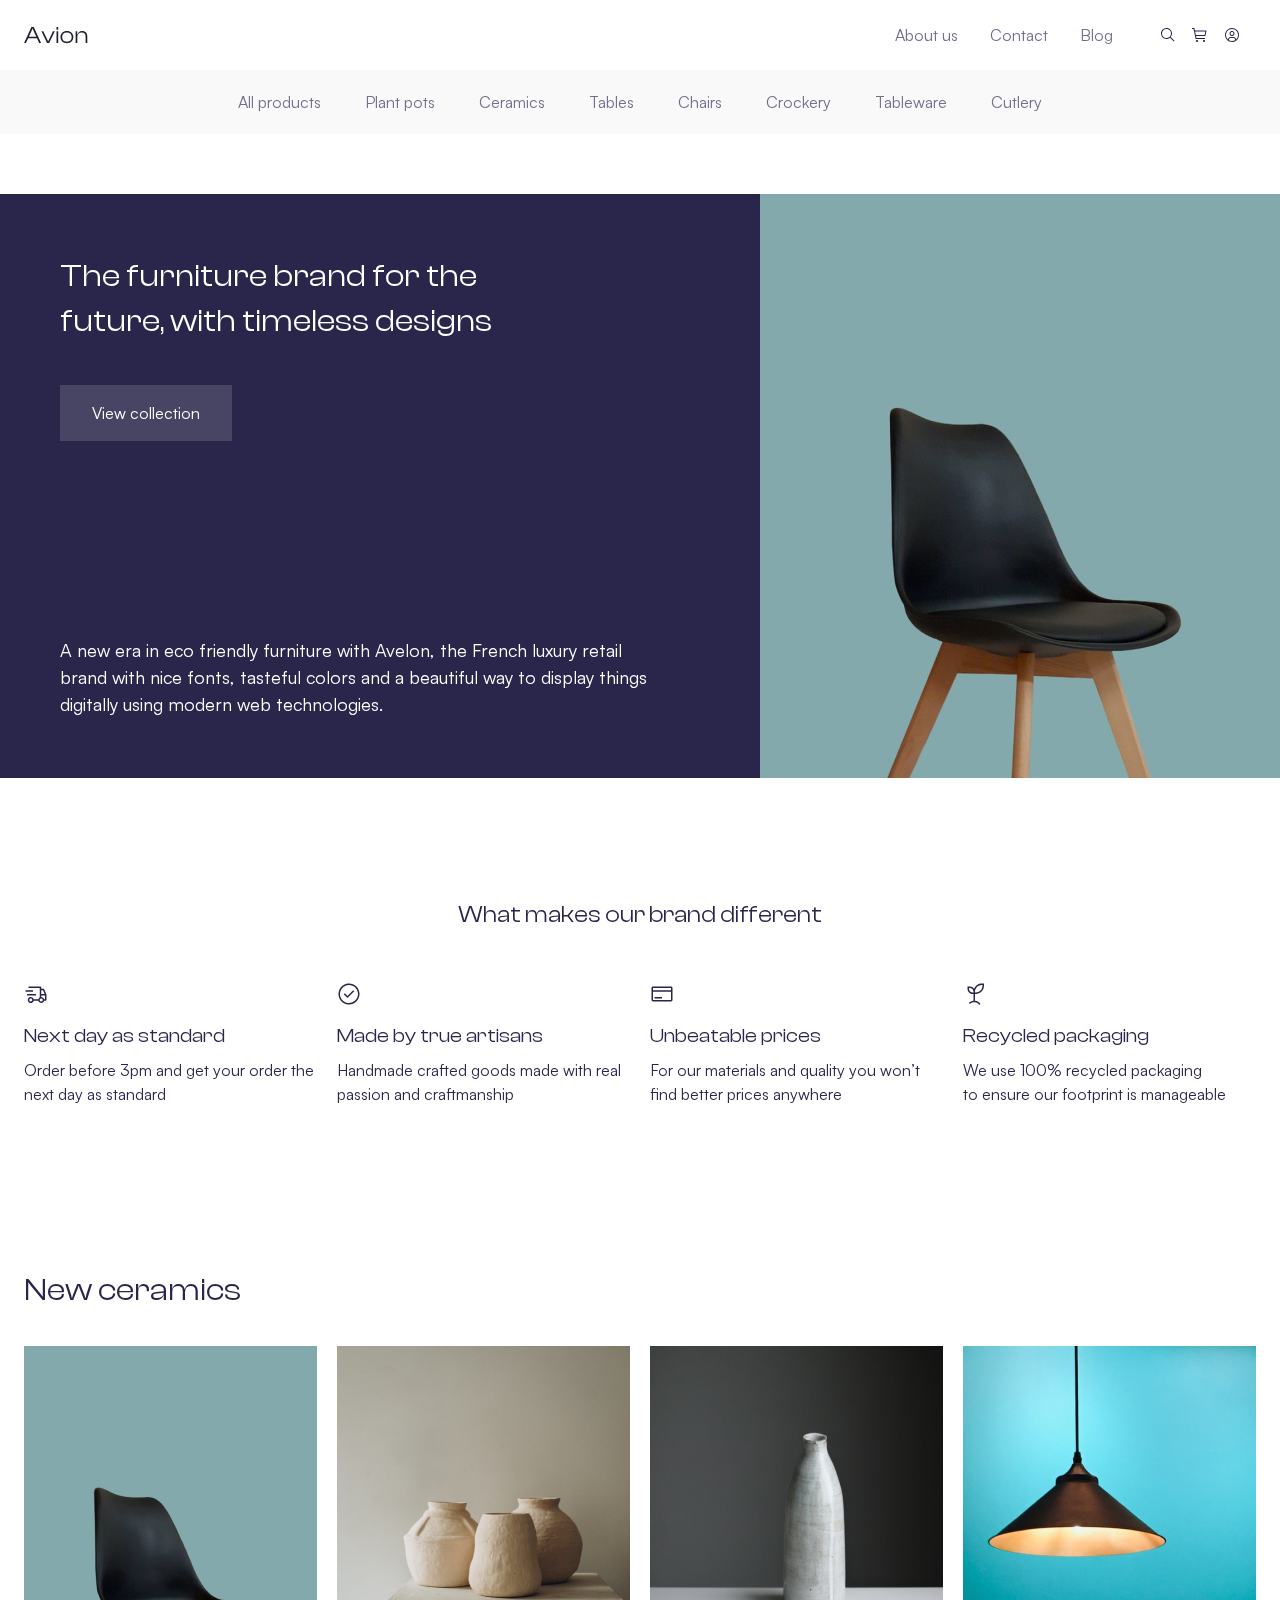
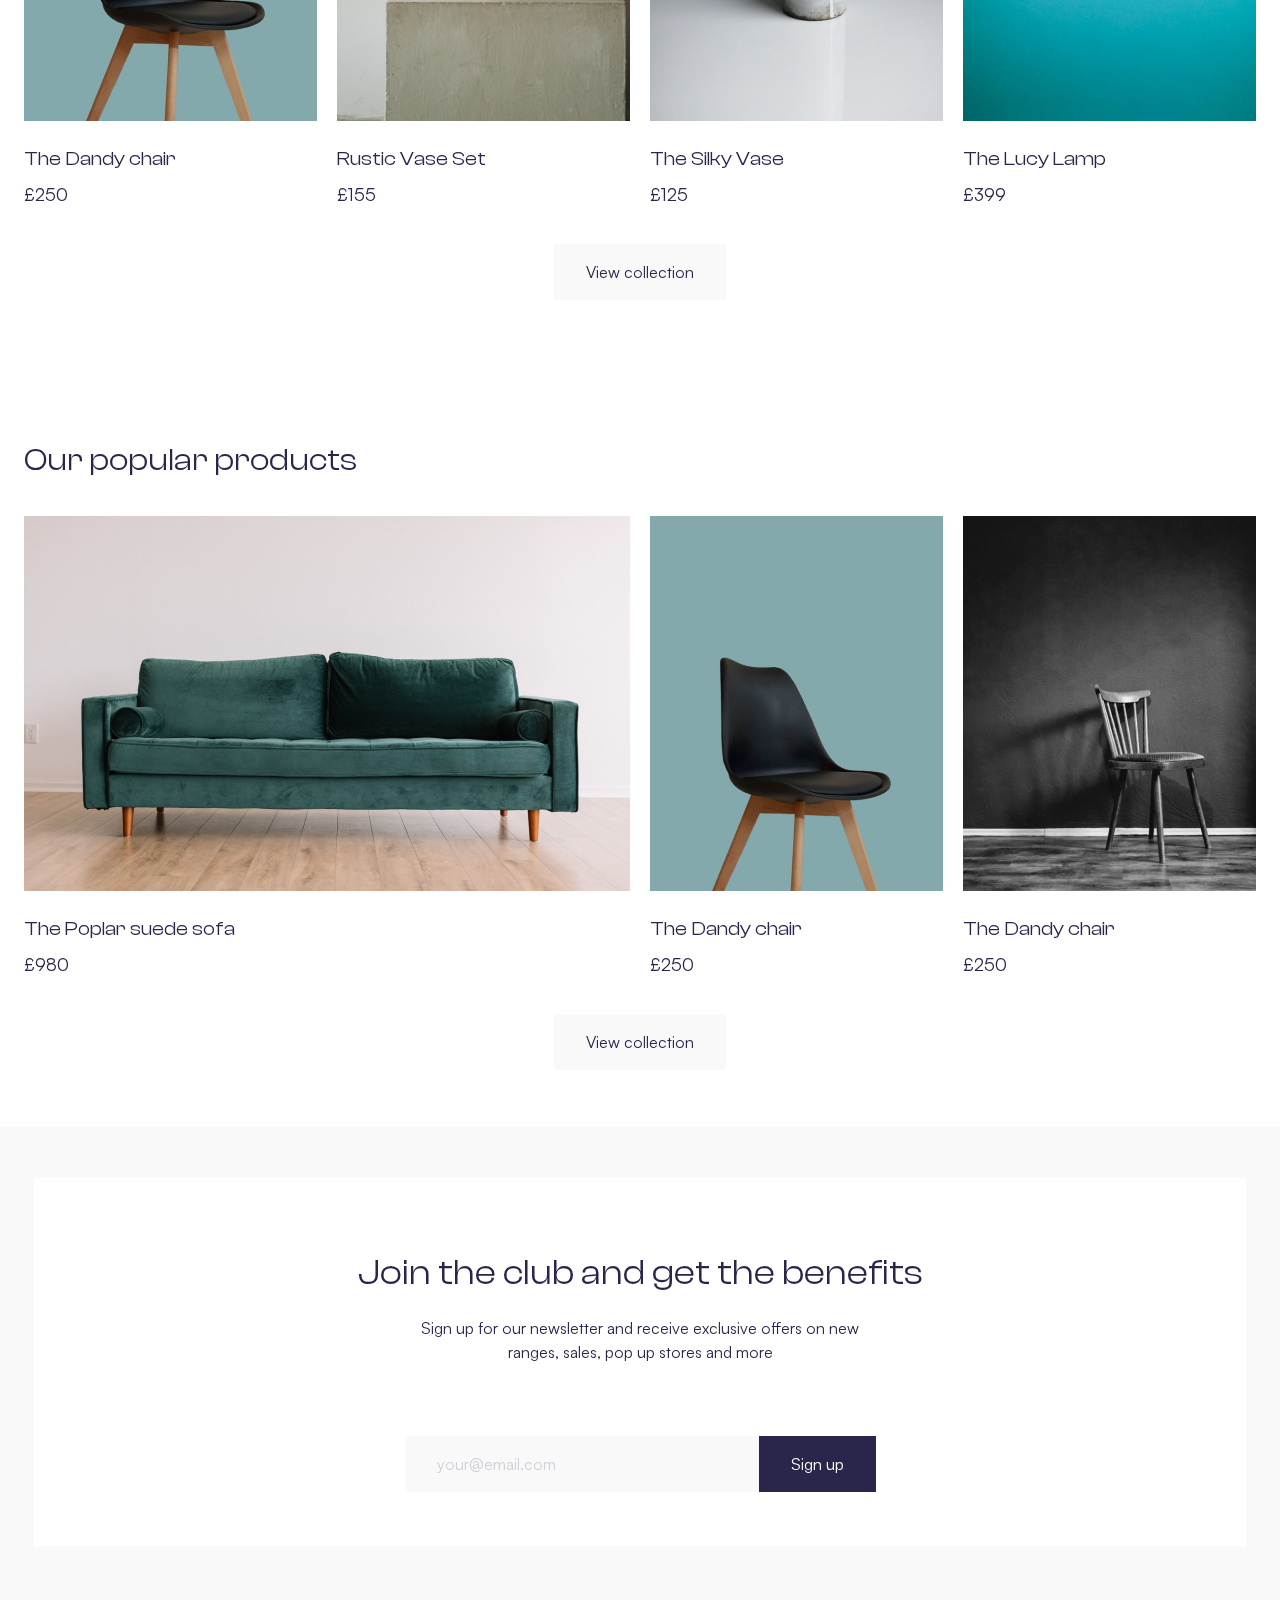
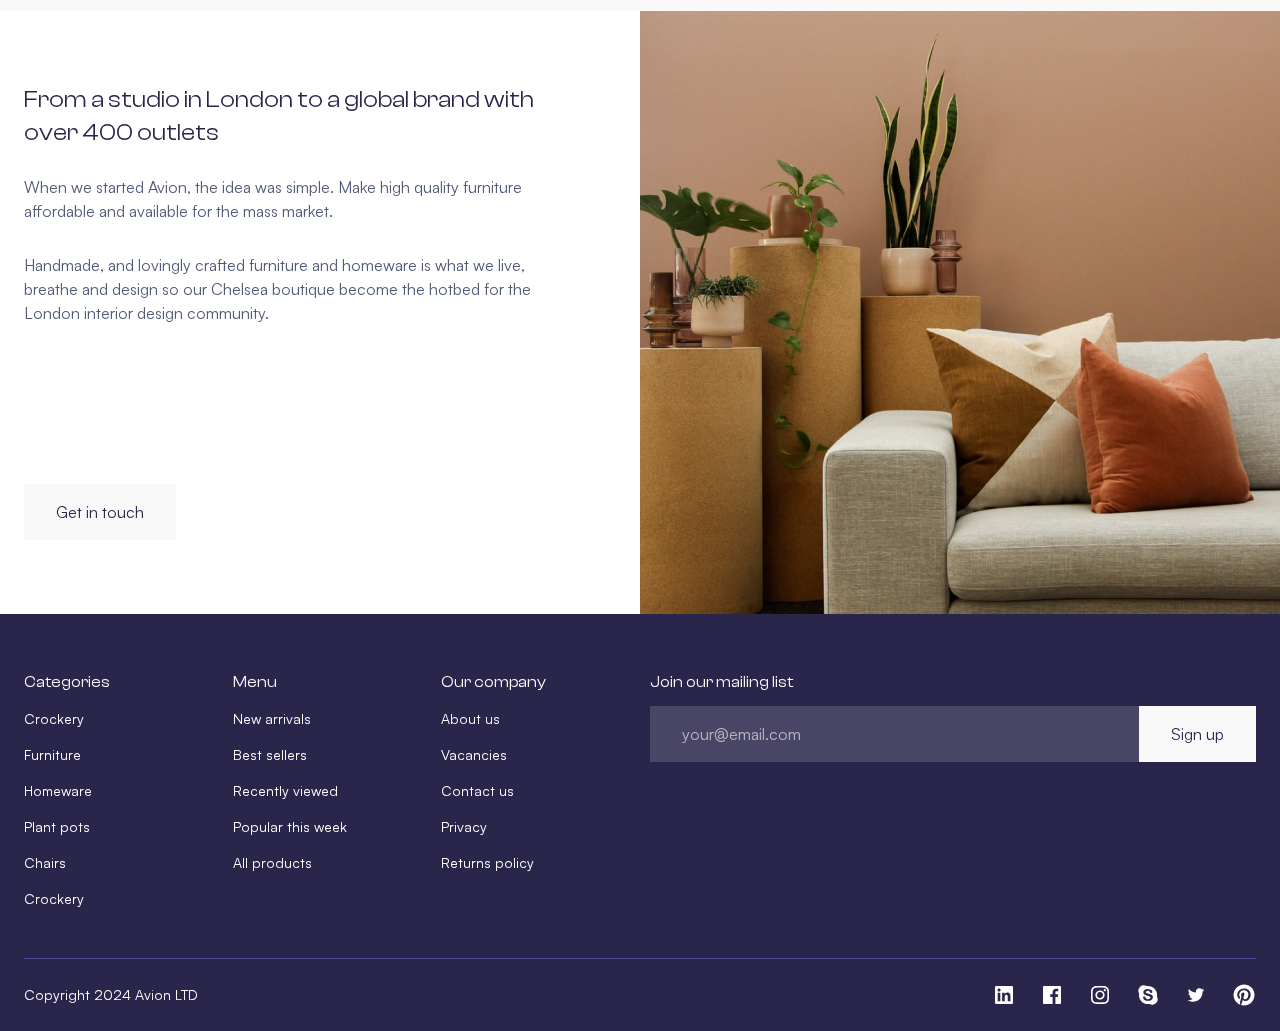
<file: index.html>
<!DOCTYPE html>
<html lang="en">

<head>
  <meta charset="UTF-8">
  <meta name="viewport" content="width=device-width, initial-scale=1.0">
  <title>Avion</title>
  <link href="css/style.css" rel="stylesheet">
  <script defer src="js/script.js"></script>
</head>

<body class="body">
  <header class="header">
    <div class="header__top">
      <div class="container header__container header__top-container">
        <a class="header__logo" href=".">
          <img src="img/logo.svg" alt="Logo Avion">
        </a>
        <div class="header__details">
          <ul class="list-reset header__list">
            <li class="header__item">
              <a class="header__link" href="./about.html">
                About us
              </a>
            </li>
            <li class="header__item">
              <a class="header__link" href="#">
                Contact
              </a>
            </li>
            <li class="header__item">
              <a class="header__link" href="#">
                Blog
              </a>
            </li>
          </ul>
          <ul class="list-reset header__buttons-list">
            <li class="header__buttons-item">
              <button class="btn-reset header__button" aria-label="Search">
                <svg width="16" height="16" viewBox="0 0 16 16" fill="none" xmlns="http://www.w3.org/2000/svg">
                  <rect width="16" height="16" fill="white" style="mix-blend-mode:multiply" />
                  <path
                    d="M14.5001 13.7929L10.7241 10.0169C11.6314 8.92758 12.0839 7.53038 11.9873 6.11596C11.8908 4.70153 11.2526 3.37879 10.2057 2.42288C9.15867 1.46698 7.78347 0.951515 6.36612 0.983723C4.94877 1.01593 3.5984 1.59333 2.59593 2.59581C1.59345 3.59828 1.01605 4.94865 0.983845 6.366C0.951637 7.78335 1.4671 9.15855 2.423 10.2055C3.37891 11.2525 4.70165 11.8907 6.11608 11.9872C7.5305 12.0838 8.9277 11.6313 10.017 10.7239L13.7931 14.5L14.5001 13.7929ZM2.00012 6.5C2.00012 5.60998 2.26404 4.73995 2.75851 3.99993C3.25297 3.25991 3.95578 2.68313 4.77804 2.34254C5.60031 2.00194 6.50511 1.91283 7.37802 2.08646C8.25094 2.2601 9.05276 2.68868 9.6821 3.31802C10.3114 3.94735 10.74 4.74918 10.9137 5.62209C11.0873 6.495 10.9982 7.3998 10.6576 8.22207C10.317 9.04434 9.7402 9.74714 9.00018 10.2416C8.26016 10.7361 7.39013 11 6.50012 11C5.30705 10.9987 4.16323 10.5241 3.3196 9.68052C2.47597 8.83689 2.00144 7.69306 2.00012 6.5Z" />
                </svg>
              </button>
            </li>
            <li class="header__buttons-item">
              <a class="header__button" href="./cart.html" aria-label="Cart">
                <svg width="16" height="16" viewBox="0 0 16 16" fill="none" xmlns="http://www.w3.org/2000/svg">
                  <rect width="16" height="16" fill="white" style="mix-blend-mode:multiply" />
                  <path
                    d="M5 15C5.55228 15 6 14.5523 6 14C6 13.4477 5.55228 13 5 13C4.44772 13 4 13.4477 4 14C4 14.5523 4.44772 15 5 15Z" />
                  <path
                    d="M12 15C12.5523 15 13 14.5523 13 14C13 13.4477 12.5523 13 12 13C11.4477 13 11 13.4477 11 14C11 14.5523 11.4477 15 12 15Z" />
                  <path
                    d="M14 3.50001H2.91L2.5 1.40001C2.47662 1.28537 2.41379 1.18256 2.32243 1.10947C2.23107 1.03639 2.11697 0.997651 2 1.00001H0V2.00001H1.59L3.5 11.6C3.52338 11.7146 3.58621 11.8175 3.67757 11.8905C3.76893 11.9636 3.88303 12.0024 4 12H13V11H4.41L4 9.00001H13C13.1156 9.00284 13.2286 8.96552 13.3197 8.89441C13.4109 8.8233 13.4746 8.7228 13.5 8.61001L14.5 4.11001C14.5168 4.03582 14.5164 3.95879 14.4989 3.88478C14.4814 3.81076 14.4472 3.74172 14.399 3.6829C14.3508 3.62407 14.2898 3.57703 14.2206 3.54534C14.1515 3.51364 14.076 3.49814 14 3.50001ZM12.6 8.00001H3.81L3.11 4.50001H13.375L12.6 8.00001Z" />
                </svg>
              </a>
            </li>
            <li class="header__buttons-item">
              <button class="btn-reset header__button" aria-label="Personal">
                <svg width="16" height="16" viewBox="0 0 16 16" fill="none" xmlns="http://www.w3.org/2000/svg">
                  <rect width="16" height="16" fill="white" style="mix-blend-mode:multiply" />
                  <path
                    d="M8 4C7.50555 4 7.0222 4.14662 6.61108 4.42133C6.19995 4.69603 5.87952 5.08648 5.6903 5.54329C5.50108 6.00011 5.45158 6.50277 5.54804 6.98773C5.6445 7.47268 5.88261 7.91814 6.23224 8.26777C6.58187 8.6174 7.02733 8.8555 7.51228 8.95196C7.99723 9.04843 8.4999 8.99892 8.95671 8.8097C9.41353 8.62048 9.80397 8.30005 10.0787 7.88893C10.3534 7.4778 10.5 6.99445 10.5 6.5C10.5 5.83696 10.2366 5.20107 9.76777 4.73223C9.29893 4.26339 8.66304 4 8 4ZM8 8C7.70333 8 7.41332 7.91203 7.16665 7.7472C6.91997 7.58238 6.72772 7.34811 6.61418 7.07403C6.50065 6.79994 6.47095 6.49834 6.52882 6.20736C6.5867 5.91639 6.72956 5.64912 6.93934 5.43934C7.14912 5.22956 7.4164 5.0867 7.70737 5.02882C7.99834 4.97094 8.29994 5.00065 8.57403 5.11418C8.84812 5.22771 9.08239 5.41997 9.24721 5.66664C9.41203 5.91332 9.5 6.20333 9.5 6.5C9.49955 6.89769 9.34137 7.27896 9.06017 7.56016C8.77896 7.84137 8.39769 7.99955 8 8Z" />
                  <path
                    d="M8 1C6.61553 1 5.26216 1.41054 4.11101 2.17971C2.95987 2.94888 2.06266 4.04213 1.53285 5.32122C1.00303 6.6003 0.86441 8.00776 1.13451 9.36563C1.4046 10.7235 2.07129 11.9708 3.05026 12.9497C4.02922 13.9287 5.2765 14.5954 6.63437 14.8655C7.99224 15.1356 9.3997 14.997 10.6788 14.4672C11.9579 13.9373 13.0511 13.0401 13.8203 11.889C14.5895 10.7378 15 9.38447 15 8C14.9979 6.14413 14.2597 4.36486 12.9474 3.05256C11.6351 1.74026 9.85588 1.00209 8 1ZM5 13.1882V12.5C5.00044 12.1023 5.15862 11.721 5.43983 11.4398C5.72104 11.1586 6.10231 11.0004 6.5 11H9.5C9.89769 11.0004 10.279 11.1586 10.5602 11.4398C10.8414 11.721 10.9996 12.1023 11 12.5V13.1882C10.0896 13.7199 9.05426 14 8 14C6.94574 14 5.91042 13.7199 5 13.1882ZM11.9963 12.4629C11.9863 11.807 11.7191 11.1813 11.2521 10.7206C10.7852 10.2599 10.156 10.0011 9.5 10H6.5C5.84405 10.0011 5.2148 10.2599 4.74786 10.7206C4.28093 11.1813 4.01369 11.807 4.00375 12.4629C3.09703 11.6533 2.45762 10.5873 2.17017 9.40623C1.88272 8.22513 1.9608 6.98457 2.39407 5.84883C2.82734 4.71309 3.59536 3.73573 4.59644 3.04618C5.59751 2.35663 6.78442 1.98741 8 1.98741C9.21558 1.98741 10.4025 2.35663 11.4036 3.04618C12.4046 3.73573 13.1727 4.71309 13.6059 5.84883C14.0392 6.98457 14.1173 8.22513 13.8298 9.40623C13.5424 10.5873 12.903 11.6533 11.9963 12.4629Z" />
                </svg>
              </button>
            </li>
            <li class="header__buttons-item">
              <button class="btn-reset burger" aria-label="Search">
                <span class="burger__line"></span>
                <span class="burger__line"></span>
                <span class="burger__line"></span>
                <span class="burger__line"></span>
              </button>
            </li>
          </ul>
        </div>
      </div>
    </div>
    <div class="header__bottom">
      <div class="container header__container header__bottom-container">
        <nav class="nav">
          <ul class="list-reset nav__list">
            <li class="nav__item">
              <a class="nav__link" href="./catalog.html">All products</a>
            </li>
            <li class="nav__item">
              <a class="nav__link" href="#">Plant pots</a>
            </li>
            <li class="nav__item">
              <a class="nav__link" href="#">Ceramics</a>
            </li>
            <li class="nav__item">
              <a class="nav__link" href="#">Tables</a>
            </li>
            <li class="nav__item">
              <a class="nav__link" href="#">Chairs</a>
            </li>
            <li class="nav__item">
              <a class="nav__link" href="#">Crockery</a>
            </li>
            <li class="nav__item">
              <a class="nav__link" href="#">Tableware</a>
            </li>
            <li class="nav__item">
              <a class="nav__link" href="#">Cutlery</a>
            </li>
          </ul>
        </nav>
      </div>
    </div>
  </header>
  <main>
    <section class="hero">
      <div class="container hero__container">
        <div class="hero__content">
          <div class="hero__text">
            <h1 class="hero__title">The furniture brand for the future, with timeless designs</h1>
            <a class="btn btn--theme-dark hero__link" href="./catalog.html">View collection</a>
            <p class="hero__descr">
              A new era in eco friendly furniture with Avelon, the French luxury retail brand
              with nice fonts, tasteful colors and a beautiful way to display things digitally 
              using modern web technologies.
            </p>
          </div>
          <img class="hero__image" with="520" height="584" src="img/hero-image.jpg" srcset="img/hero-image@2x.jpg 2x" alt="Chair">
        </div>
      </div>
    </section>

    <section class="benefits">
      <div class="container">
        <h2 class="title title--small title--centered title--mb-large benefits__title">
          What makes our brand different
        </h2>
        <ul class="list-reset grid benefits__list">
          <li class="benefits__item benefits__item--next">
            <h3 class="benefits__subtitle">
              Next day as&nbsp;standard
            </h3>
            <p class="benefits__descr">
              Order before 3pm and get your order
              the next day as&nbsp;standard
            </p>
          </li>

          <li class="benefits__item benefits__item--made">
            <h3 class="benefits__subtitle">
              Made by&nbsp;true artisans
            </h3>
            <p class="benefits__descr">
              Handmade crafted goods made with
              real passion and craftmanship
            </p>
          </li>

          <li class="benefits__item benefits__item--prices">
            <h3 class="benefits__subtitle">
              Unbeatable prices
            </h3>
            <p class="benefits__descr">
              For our materials and quality you won&rsquo;t find better prices anywhere            </p>
          </li>

          <li class="benefits__item benefits__item--packaging">
            <h3 class="benefits__subtitle">
              Recycled packaging
            </h3>
            <p class="benefits__descr">
              We&nbsp;use 100% recycled packaging to&nbsp;ensure our footprint is&nbsp;manageable
            </p>
          </li>
        </ul>
      </div>
    </section>

    <section class="products">
      <div class="container">
        <h2 class="title title--medium title--mb-medium products__title">
          New ceramics
        </h2>
        <ul class="list-reset grid products__list">
          <li class="products__item">
            <article class="product">
              <div class="product__top">
                <img class="product__image" src="img/product-1.jpg" srcset="img/product-1@2x.jpg 2x" aria-hidden="true" width="305" height="375" loading="lazy" alt="">
              </div>
              <div class="product__content">
                <h3 class="product__title">
                  <a class="product__link" href="#">The Dandy chair</a>
                </h3>
                <span class="product__price">£250</span>
              </div>
            </article>
          </li>

          <li class="products__item">
            <article class="product">
              <div class="product__top">
                <img class="product__image" src="img/product-2.jpg" srcset="img/product-2@2x.jpg 2x" aria-hidden="true" width="305" height="375" loading="lazy" alt="">
              </div>
              <div class="product__content">
                <h3 class="product__title">
                  <a class="product__link" href="#">Rustic Vase Set</a>
                </h3>
                <span class="product__price">£155</span>
              </div>
            </article>
          </li>

          <li class="products__item">
            <article class="product">
              <div class="product__top">
                <img class="product__image" src="img/product-3.jpg" srcset="img/product-3@2x.jpg 2x" aria-hidden="true" width="305" height="375" loading="lazy" alt="">
              </div>
              <div class="product__content">
                <h3 class="product__title">
                  <a class="product__link" href="#">The Silky Vase</a>
                </h3>
                <span class="product__price">£125</span>
              </div>
            </article>
          </li>

          <li class="products__item">
            <article class="product">
              <div class="product__top">
                <img class="product__image" src="img/product-4.jpg" srcset="img/product-4@2x.jpg 2x" aria-hidden="true" width="305" height="375" loading="lazy" alt="">
              </div>
              <div class="product__content">
                <h3 class="product__title">
                  <a class="product__link" href="#">The Lucy Lamp</a>
                </h3>
                <span class="product__price">£399</span>
              </div>
            </article>
          </li>
        </ul>
        <div class="centered">
          <a class="btn btn--theme-light products__btn" href="./catalog.html">View collection</a>
        </div>
      </div>
    </section>

    <section class="products">
      <div class="container">
        <h2 class="title title--medium title--mb-medium products__title">
          Our popular products
        </h2>
        <ul class="list-reset grid products__list products__list--mobile-slider">
          <li class="products__item products__item--big">
            <article class="product">
              <div class="product__top">
                <img class="product__image" src="img/product-5.jpg" srcset="img/product-5@2x.jpg 2x" aria-hidden="true" width="630" height="375" loading="lazy" alt="">
              </div>
              <div class="product__content">
                <h3 class="product__title">
                  <a class="product__link" href="#">The Poplar suede sofa</a>
                </h3>
                <span class="product__price">£980</span>
              </div>
            </article>
          </li>

          <li class="products__item">
            <article class="product">
              <div class="product__top">
                <img class="product__image" src="img/product-6.jpg" srcset="img/product-6@2x.jpg 2x" aria-hidden="true" width="305" height="375" loading="lazy" alt="">
              </div>
              <div class="product__content">
                <h3 class="product__title">
                  <a class="product__link" href="#">The Dandy chair</a>
                </h3>
                <span class="product__price">£250</span>
              </div>
            </article>
          </li>

          <li class="products__item">
            <article class="product">
              <div class="product__top">
                <img class="product__image" src="img/product-7.jpg" srcset="img/product-7@2x.jpg 2x" aria-hidden="true" width="305" height="375" loading="lazy" alt="">
              </div>
              <div class="product__content">
                <h3 class="product__title">
                  <a class="product__link" href="#">The Dandy chair</a>
                </h3>
                <span class="product__price">£250</span>
              </div>
            </article>
          </li>

        </ul>
        <div class="centered">
          <a class="btn btn--theme-light products__btn" href="./catalog.html">View collection</a>
        </div>
      </div>
    </section>

    <section class="newsletter">
      <div class="container">
        <div class="newsletter__content">
          <h2 class="title title--large title--mb-small newsletter__title">
            Join the club and get the benefits
          </h2>
          <p class="newsletter__descr">
            Sign up&nbsp;for our newsletter and receive exclusive offers on&nbsp;new ranges, sales, pop up&nbsp;stores and more
          </p>
          <form class="form newsletter__form" action="#" method="post">
            <input class="form__input" type="email" name="email" placeholder="your@email.com" required>
            <button class="btn btn-reset btn--theme-darker form__btn" type="submit">Sign up</button>
          </form>
        </div>
      </div>
    </section>

    <section class="about">
      <div class="about__content">
        <div class="about__info">
          <h2 class="title title--small about__title">
            From a&nbsp;studio in&nbsp;London to&nbsp;a&nbsp;global brand with
            over 400 outlets
          </h2>
          <p class="about__descr">
            When we&nbsp;started Avion, the idea was simple. Make high quality furniture affordable and available for the mass market. 
          </p>
          <p class="about__descr">
            Handmade, and lovingly crafted furniture and homeware is&nbsp;what we&nbsp;live, breathe and design so&nbsp;our Chelsea boutique become the hotbed for the London interior design community.
          </p>
          <button class="btn btn-reset btn--theme-light about__btn">Get in touch</button>
        </div>
        <div class="about__illustration">
          <img class="about__image" src="img/about-1.jpg" srcset="img/about-1@2x.jpg 2x" aria-hidden="true" width="720" height="603" loading="lazy" alt="">
        </div>
      </div>
    </section>
  </main>

  <footer class="footer">
    <div class="container">
      <div class="footer__top grid">
        <div class="footer__column footer__column--menu">
          <h2 class="footer__title">Menu</h2>
          <ul class="list-reset footer__list">
            <li class="footer__item">
              <a class="footer__link" href="#">New arrivals</a>
            </li>
            <li class="footer__item">
              <a class="footer__link" href="#">Best sellers</a>
            </li>
            <li class="footer__item">
              <a class="footer__link" href="#">Recently viewed</a>
            </li>
            <li class="footer__item">
              <a class="footer__link" href="#">Popular this week</a>
            </li>
            <li class="footer__item">
              <a class="footer__link" href="./catalog.html">All products</a>
            </li>
          </ul>
        </div>

        <div class="footer__column footer__column--categories">
          <h2 class="footer__title">Categories</h2>
          <ul class="list-reset footer__list">
            <li class="footer__item">
              <a class="footer__link" href="#">Crockery</a>
            </li>
            <li class="footer__item">
              <a class="footer__link" href="#">Furniture</a>
            </li>
            <li class="footer__item">
              <a class="footer__link" href="#">Homeware</a>
            </li>
            <li class="footer__item">
              <a class="footer__link" href="#">Plant pots</a>
            </li>
            <li class="footer__item">
              <a class="footer__link" href="#">Chairs</a>
            </li>
            <li class="footer__item">
              <a class="footer__link" href="#">Crockery</a>
            </li>
          </ul>
        </div>

        <div class="footer__column footer__column--company">
          <h2 class="footer__title">Our company</h2>
          <ul class="list-reset footer__list">
            <li class="footer__item">
              <a class="footer__link" href="#">About us</a>
            </li>
            <li class="footer__item">
              <a class="footer__link" href="#">Vacancies</a>
            </li>
            <li class="footer__item">
              <a class="footer__link" href="#">Contact us</a>
            </li>
            <li class="footer__item">
              <a class="footer__link" href="#">Privacy</a>
            </li>
            <li class="footer__item">
              <a class="footer__link" href="#">Returns policy</a>
            </li>
          </ul>
        </div>

        <div class="footer__column footer__column--big">
          <h3 class="footer__title">Join our mailing list</h3>
          <form class="form footer__form" action="#" method="post">
            <input class="form__input form__input--dark form__input--flex" type="email" name="email" placeholder="your@email.com" required>
            <button class="btn btn-reset btn--theme-light form__btn" type="submit">Sign up</button>
          </form>
        </div>
      </div>

      <div class="footer__bottom">
        <span class="footer__copyright">
          Copyright 2024 Avion LTD
        </span>
        <ul class="list-reset footer__social social">
          <li class="social__item">
            <a class="social__link" href="#" target="_blank">
              <svg width="24" height="24" viewBox="0 0 24 24" fill="none" xmlns="http://www.w3.org/2000/svg">
                <rect width="24" height="24" fill="white" style="mix-blend-mode:multiply"/>
                <path d="M19.65 3H4.35C3.6 3 3 3.6 3 4.275V19.65C3 20.325 3.6 20.925 4.35 20.925H19.65C20.4 20.925 21 20.325 21 19.65V4.275C21 3.6 20.4 3 19.65 3ZM8.325 18.3H5.7V9.75H8.325V18.3ZM7.05 8.55C6.225 8.55 5.475 7.875 5.475 6.975C5.475 6.075 6.15 5.4 7.05 5.4C7.875 5.4 8.625 6.075 8.625 6.975C8.625 7.875 7.875 8.55 7.05 8.55ZM18.375 18.225H15.75V14.025C15.75 13.05 15.75 11.7 14.325 11.7C12.9 11.7 12.75 12.825 12.75 13.875V18.15H10.125V9.75H12.6V10.875H12.675C13.05 10.2 13.95 9.45 15.225 9.45C17.925 9.45 18.45 11.25 18.45 13.575V18.225H18.375Z"/>
              </svg>                
            </a>
          </li>
          <li class="social__item">
            <a class="social__link" href="#" target="_blank">
              <svg width="24" height="24" viewBox="0 0 24 24" fill="none" xmlns="http://www.w3.org/2000/svg">
                <rect width="24" height="24" fill="white" style="mix-blend-mode:multiply"/>
                <path d="M20.0025 3H3.9975C3.73355 3.00196 3.48097 3.10769 3.29433 3.29433C3.10769 3.48097 3.00196 3.73355 3 3.9975V20.0025C3.00196 20.2664 3.10769 20.519 3.29433 20.7057C3.48097 20.8923 3.73355 20.998 3.9975 21H12.615V14.04H10.275V11.3175H12.615V9.315C12.615 6.99 14.0325 5.7225 16.1175 5.7225C16.815 5.7225 17.5125 5.7225 18.21 5.8275V8.25H16.7775C15.645 8.25 15.4275 8.79 15.4275 9.5775V11.31H18.1275L17.775 14.0325H15.4275V21H20.0025C20.2664 20.998 20.519 20.8923 20.7057 20.7057C20.8923 20.519 20.998 20.2664 21 20.0025V3.9975C20.998 3.73355 20.8923 3.48097 20.7057 3.29433C20.519 3.10769 20.2664 3.00196 20.0025 3Z"/>
              </svg>                
            </a>
          </li>
          <li class="social__item">
            <a class="social__link" href="#" target="_blank">
              <svg width="24" height="24" viewBox="0 0 24 24" fill="none" xmlns="http://www.w3.org/2000/svg">
                <rect width="24" height="24" fill="white" style="mix-blend-mode:multiply"/>
                <path d="M16.8042 8.2758C17.4007 8.2758 17.8842 7.79227 17.8842 7.1958C17.8842 6.59933 17.4007 6.1158 16.8042 6.1158C16.2077 6.1158 15.7242 6.59933 15.7242 7.1958C15.7242 7.79227 16.2077 8.2758 16.8042 8.2758Z"/>
                <path d="M12 7.37835C11.0859 7.37835 10.1924 7.64941 9.43235 8.15724C8.67232 8.66507 8.07995 9.38688 7.73015 10.2314C7.38035 11.0759 7.28883 12.0051 7.46715 12.9016C7.64548 13.7982 8.08565 14.6217 8.732 15.268C9.37835 15.9144 10.2018 16.3545 11.0984 16.5328C11.9949 16.7112 12.9241 16.6196 13.7686 16.2698C14.6131 15.92 15.3349 15.3277 15.8428 14.5677C16.3506 13.8076 16.6217 12.9141 16.6217 12C16.6217 10.7743 16.1347 9.59873 15.268 8.732C14.4013 7.86527 13.2257 7.37835 12 7.37835ZM12 15C11.4067 15 10.8266 14.8241 10.3333 14.4944C9.83994 14.1648 9.45542 13.6962 9.22836 13.1481C9.0013 12.5999 8.94189 11.9967 9.05764 11.4147C9.1734 10.8328 9.45912 10.2982 9.87868 9.87868C10.2982 9.45912 10.8328 9.1734 11.4147 9.05764C11.9967 8.94189 12.5999 9.0013 13.1481 9.22836C13.6962 9.45542 14.1648 9.83994 14.4944 10.3333C14.8241 10.8266 15 11.4067 15 12C15 12.7956 14.6839 13.5587 14.1213 14.1213C13.5587 14.6839 12.7956 15 12 15Z"/>
                <path d="M12 4.62165C14.4031 4.62165 14.6878 4.6308 15.6368 4.67415C16.2075 4.68094 16.7728 4.78577 17.308 4.98405C17.6961 5.13381 18.0486 5.36316 18.3428 5.65732C18.6369 5.95149 18.8663 6.30398 19.016 6.6921C19.2143 7.22731 19.3191 7.79261 19.3259 8.36333C19.3692 9.3123 19.3784 9.597 19.3784 12.0001C19.3784 14.4031 19.3693 14.6878 19.3259 15.6368C19.3191 16.2075 19.2143 16.7728 19.016 17.3081C18.8663 17.6962 18.6369 18.0487 18.3428 18.3428C18.0486 18.637 17.6961 18.8663 17.308 19.0161C16.7728 19.2144 16.2075 19.3192 15.6368 19.326C14.6879 19.3693 14.4033 19.3785 12 19.3785C9.5967 19.3785 9.31215 19.3694 8.36325 19.326C7.79253 19.3192 7.22723 19.2144 6.69202 19.0161C6.3039 18.8663 5.95142 18.637 5.65725 18.3428C5.36308 18.0487 5.13374 17.6962 4.98397 17.3081C4.78569 16.7728 4.68087 16.2075 4.67408 15.6368C4.6308 14.6878 4.62157 14.4031 4.62157 12.0001C4.62157 9.597 4.63072 9.3123 4.67408 8.36333C4.68087 7.79261 4.78569 7.22731 4.98397 6.6921C5.13373 6.30396 5.36307 5.95146 5.65724 5.65728C5.95141 5.3631 6.30389 5.13375 6.69202 4.98397C7.22723 4.78569 7.79253 4.68087 8.36325 4.67408C9.31222 4.6308 9.59693 4.62165 12 4.62165ZM12 3C9.55575 3 9.24922 3.01035 8.2893 3.05415C7.54279 3.06914 6.80422 3.21059 6.105 3.4725C5.50705 3.70374 4.96401 4.05735 4.51068 4.51068C4.05735 4.96401 3.70374 5.50705 3.4725 6.105C3.21055 6.80434 3.06909 7.54304 3.05415 8.28968C3.01035 9.24923 3 9.55575 3 12C3 14.4443 3.01035 14.7508 3.05415 15.7107C3.0691 16.4573 3.21056 17.196 3.4725 17.8954C3.70374 18.4933 4.05735 19.0364 4.51068 19.4897C4.96401 19.943 5.50705 20.2966 6.105 20.5279C6.80434 20.7898 7.54304 20.9313 8.28968 20.9462C9.24923 20.9897 9.55575 21 12 21C14.4443 21 14.7508 20.9896 15.7107 20.9459C16.4573 20.9309 17.196 20.7894 17.8954 20.5275C18.4933 20.2963 19.0364 19.9426 19.4897 19.4893C19.943 19.036 20.2966 18.493 20.5279 17.895C20.7898 17.1957 20.9313 16.457 20.9462 15.7103C20.9897 14.7508 21 14.4443 21 12C21 9.55575 20.9896 9.24922 20.9459 8.2893C20.9309 7.54279 20.7894 6.80422 20.5275 6.105C20.2962 5.50712 19.9426 4.96415 19.4893 4.51089C19.0359 4.05763 18.4929 3.70407 17.895 3.47287C17.1957 3.21093 16.457 3.06948 15.7103 3.05453C14.7508 3.01035 14.4443 3 12 3Z"/>
              </svg>                
            </a>
          </li>
          <li class="social__item">
            <a class="social__link" href="#" target="_blank">
              <svg width="24" height="24" viewBox="0 0 24 24" fill="none" xmlns="http://www.w3.org/2000/svg">
                <rect width="24" height="24" fill="white" style="mix-blend-mode:multiply"/>
                <path d="M20.9321 13.4102C21.0078 12.944 21.0454 12.4724 21.0446 12.0002C21.0446 9.60129 20.0917 7.30066 18.3954 5.60439C16.6992 3.90813 14.3985 2.95517 11.9996 2.95517C11.5274 2.95444 11.0558 2.99207 10.5896 3.06768C9.5442 2.44143 8.3195 2.18241 7.11002 2.33174C5.90054 2.48107 4.77563 3.0302 3.9139 3.89193C3.05218 4.75365 2.50305 5.87857 2.35371 7.08805C2.20438 8.29753 2.4634 9.52223 3.08965 10.5677C3.00527 11.0406 2.96012 11.5198 2.95465 12.0002C2.95465 14.3991 3.9076 16.6997 5.60387 18.396C7.30013 20.0922 9.60076 21.0452 11.9996 21.0452C12.4719 21.0459 12.9435 21.0083 13.4096 20.9327C14.4551 21.5589 15.6798 21.8179 16.8893 21.6686C18.0987 21.5193 19.2237 20.9701 20.0854 20.1084C20.9471 19.2467 21.4962 18.1218 21.6456 16.9123C21.7949 15.7028 21.5359 14.4781 20.9096 13.4327L20.9321 13.4102ZM16.2971 16.1102C15.8738 16.6955 15.2904 17.146 14.6171 17.4077C13.7864 17.7337 12.8993 17.8917 12.0071 17.8727C10.9687 17.9161 9.93554 17.7023 8.99965 17.2502C8.45401 16.9569 7.9861 16.5378 7.63465 16.0277C7.31271 15.5919 7.12974 15.0691 7.10965 14.5277C7.10886 14.3872 7.13709 14.2481 7.19259 14.119C7.24808 13.9899 7.32964 13.8737 7.43215 13.7777C7.65931 13.5843 7.95174 13.4851 8.24965 13.5002C8.49861 13.4955 8.74092 13.5807 8.93215 13.7402C9.14146 13.936 9.3031 14.1772 9.40465 14.4452C9.53477 14.7584 9.70088 15.0554 9.89965 15.3302C10.0977 15.5839 10.3554 15.7848 10.6496 15.9152C11.0494 16.0867 11.4826 16.1661 11.9171 16.1477C12.5361 16.1777 13.1492 16.0152 13.6721 15.6827C13.8728 15.5651 14.0397 15.3977 14.1567 15.1966C14.2736 14.9956 14.3367 14.7677 14.3396 14.5352C14.3461 14.3723 14.3181 14.2099 14.2573 14.0587C14.1966 13.9075 14.1045 13.7708 13.9871 13.6577C13.7201 13.4116 13.399 13.2318 13.0496 13.1327C12.6596 13.0052 12.1421 12.8777 11.4896 12.7352C10.7403 12.5607 10.0094 12.3146 9.30715 12.0002C8.75457 11.7737 8.26732 11.4128 7.88965 10.9502C7.53144 10.4734 7.34628 9.88877 7.36465 9.29268C7.35859 8.68668 7.55379 8.0958 7.91965 7.61267C8.33754 7.09349 8.89405 6.7034 9.52465 6.48767C10.322 6.22284 11.1599 6.10096 11.9996 6.12768C12.6567 6.11605 13.3117 6.20457 13.9421 6.39018C14.4369 6.53708 14.9016 6.77071 15.3146 7.08017C15.6397 7.3243 15.9104 7.63334 16.1096 7.98767C16.2718 8.2739 16.3595 8.59626 16.3646 8.92518C16.3637 9.06539 16.3347 9.20399 16.2793 9.3328C16.2239 9.46161 16.1433 9.57803 16.0421 9.67518C15.9401 9.78577 15.8159 9.87364 15.6776 9.93308C15.5394 9.99252 15.3901 10.0222 15.2396 10.0202C14.9984 10.0389 14.7592 9.9637 14.5721 9.81018C14.3753 9.62055 14.2107 9.40017 14.0846 9.15768C13.8989 8.77542 13.6298 8.43969 13.2971 8.17517C12.8606 7.90304 12.3468 7.78183 11.8346 7.83017C11.309 7.80801 10.7881 7.93824 10.3346 8.20517C10.1699 8.29312 10.0309 8.42227 9.93096 8.58C9.83106 8.73774 9.77376 8.91869 9.76465 9.10518C9.75871 9.30894 9.82514 9.50822 9.95215 9.66768C10.1017 9.84099 10.2856 9.98144 10.4921 10.0802C10.7121 10.194 10.9434 10.2845 11.1821 10.3502C11.4221 10.4177 11.8121 10.5152 12.3596 10.6427C13.0496 10.7927 13.6646 10.9577 14.2271 11.1377C14.7303 11.291 15.2098 11.5131 15.6521 11.7977C16.038 12.0417 16.3554 12.3798 16.5746 12.7802C16.7975 13.2369 16.9008 13.7427 16.8746 14.2502C16.8814 14.9153 16.6794 15.5658 16.2971 16.1102Z"/>
              </svg>                
            </a>
          </li>
          <li class="social__item">
            <a class="social__link" href="#" target="_blank">
              <svg width="24" height="24" viewBox="0 0 24 24" fill="none" xmlns="http://www.w3.org/2000/svg">
                <rect width="24" height="24" fill="white" style="mix-blend-mode:multiply"/>
                <path d="M8.94 18.705C10.2069 18.713 11.4627 18.4693 12.6346 17.9882C13.8066 17.507 14.8714 16.798 15.7672 15.9022C16.663 15.0064 17.3721 13.9416 17.8532 12.7696C18.3343 11.5977 18.578 10.3418 18.57 9.07499C18.57 8.92499 18.57 8.78249 18.57 8.63249C19.2267 8.15136 19.7951 7.56012 20.25 6.88499C19.6316 7.15544 18.9773 7.3348 18.3075 7.41749C19.0177 6.99432 19.5506 6.32824 19.8075 5.54249C19.1456 5.93957 18.4199 6.21871 17.6625 6.36749C17.1524 5.82401 16.4775 5.46378 15.7421 5.34253C15.0067 5.22128 14.2518 5.34576 13.5943 5.69673C12.9368 6.04769 12.4132 6.60557 12.1047 7.28405C11.7962 7.96252 11.7198 8.72376 11.8875 9.44999C10.542 9.38395 9.22553 9.03525 8.02377 8.42662C6.822 7.81798 5.7619 6.96305 4.9125 5.91749C4.48419 6.66087 4.35437 7.53923 4.54932 8.37473C4.74427 9.21023 5.24942 9.94043 5.9625 10.4175C5.43646 10.3972 4.92259 10.2533 4.4625 9.99749V10.035C4.45783 10.8119 4.71954 11.5669 5.20403 12.1742C5.68851 12.7815 6.3665 13.2044 7.125 13.3725C6.63573 13.5041 6.12322 13.5246 5.625 13.4325C5.84459 14.095 6.26376 14.6734 6.82503 15.0883C7.38631 15.5032 8.06219 15.7344 8.76 15.75C7.56691 16.7104 6.08407 17.239 4.5525 17.25C4.28396 17.2422 4.01606 17.2197 3.75 17.1825C5.30022 18.1702 7.1019 18.6909 8.94 18.6825"/>
              </svg>                
            </a>
          </li>
          <li class="social__item">
            <a class="social__link" href="#" target="_blank">
              <svg width="24" height="24" viewBox="0 0 24 24" fill="none" xmlns="http://www.w3.org/2000/svg">
                <rect width="24" height="24" fill="white" style="mix-blend-mode:multiply"/>
                <path d="M11.9998 1.5C9.56549 1.51658 7.21257 2.37849 5.34356 3.93828C3.47455 5.49807 2.20559 7.65882 1.75375 10.0509C1.30192 12.443 1.69529 14.9177 2.86657 17.0518C4.03785 19.1858 5.91426 20.8466 8.1748 21.75C8.02287 20.7558 8.02287 19.7442 8.1748 18.75L9.4123 13.5C9.21646 13.0245 9.11949 12.5142 9.1273 12C9.1273 10.545 9.9748 9.45 11.0248 9.45C11.215 9.44714 11.4036 9.48543 11.5776 9.56224C11.7517 9.63906 11.9071 9.75258 12.0331 9.89504C12.1592 10.0375 12.253 10.2055 12.3081 10.3876C12.3632 10.5697 12.3783 10.7615 12.3523 10.95C12.3523 11.85 11.7823 13.2 11.4823 14.445C11.4177 14.6772 11.4101 14.9215 11.4599 15.1573C11.5098 15.3931 11.6157 15.6133 11.7688 15.7995C11.9218 15.9857 12.1175 16.1322 12.3391 16.2267C12.5608 16.3212 12.802 16.361 13.0423 16.3425C14.9023 16.3425 16.3423 14.37 16.3423 11.535C16.361 10.9589 16.2594 10.3853 16.044 9.85061C15.8287 9.31598 15.5042 8.8321 15.0914 8.42986C14.6786 8.02762 14.1864 7.71584 13.6464 7.51442C13.1063 7.31299 12.5302 7.22634 11.9548 7.26C11.3405 7.23361 10.7272 7.33216 10.152 7.54966C9.5769 7.76717 9.05188 8.09912 8.60875 8.52542C8.16563 8.95172 7.81361 9.46351 7.57401 10.0298C7.33441 10.5961 7.21221 11.2051 7.2148 11.82C7.20646 12.6766 7.46895 13.5139 7.9648 14.2125C8.00086 14.2526 8.02654 14.3009 8.03962 14.3532C8.05269 14.4055 8.05275 14.4602 8.0398 14.5125C7.9573 14.8425 7.7773 15.5625 7.7473 15.705C7.7173 15.8475 7.5898 15.9375 7.3948 15.8475C6.0823 15.2325 5.2648 13.32 5.2648 11.775C5.2648 8.4675 7.6723 5.4225 12.2023 5.4225C15.8398 5.4225 18.6748 8.0175 18.6748 11.49C18.6748 15.105 16.4248 18.015 13.2223 18.015C12.7528 18.0313 12.2867 17.9301 11.8662 17.7206C11.4458 17.511 11.0844 17.1997 10.8148 16.815L10.1623 19.3125C9.84951 20.2831 9.41077 21.2085 8.8573 22.065C9.87714 22.3664 10.9364 22.513 11.9998 22.5C14.7846 22.5 17.4553 21.3938 19.4244 19.4246C21.3936 17.4555 22.4998 14.7848 22.4998 12C22.4998 9.21523 21.3936 6.54451 19.4244 4.57538C17.4553 2.60625 14.7846 1.5 11.9998 1.5Z"/>
              </svg>                               
            </a>
          </li>
        </ul>
      </div>
    </div>
  </footer>
</body>


</html>
</file>
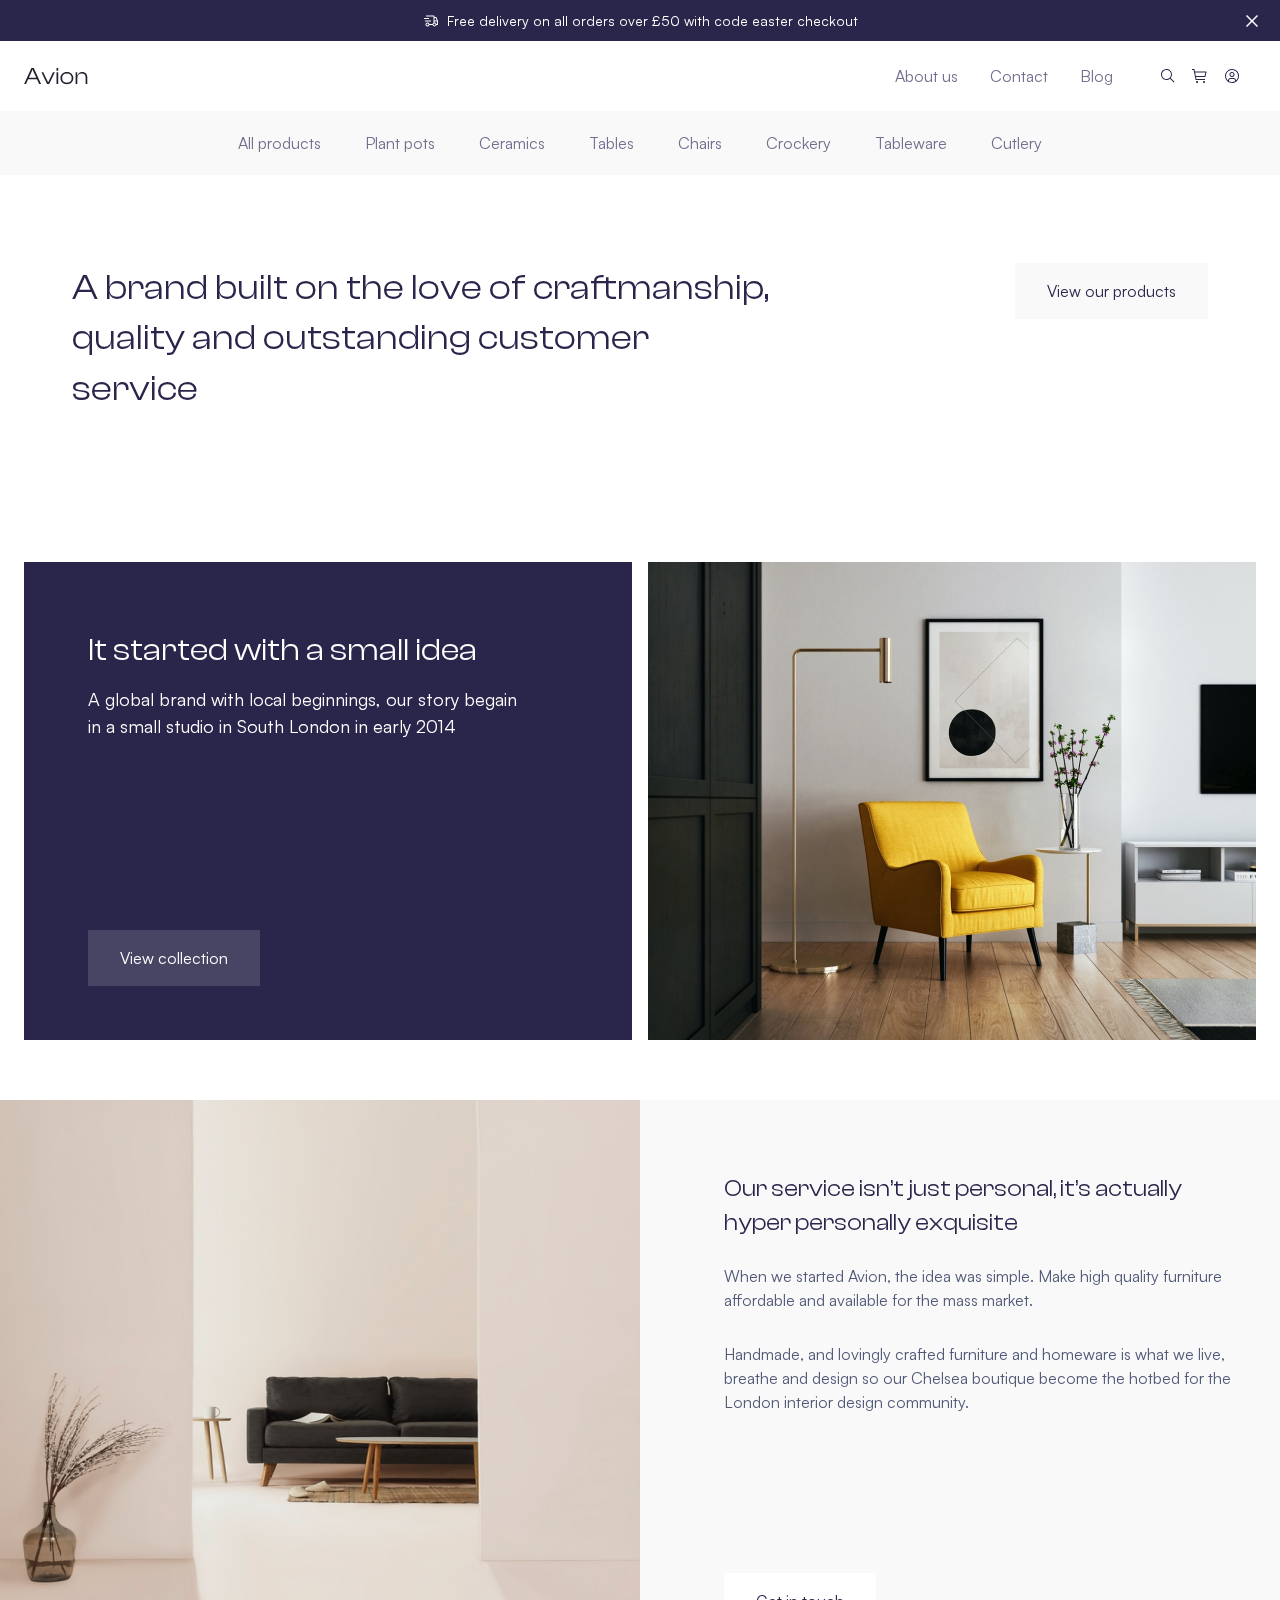
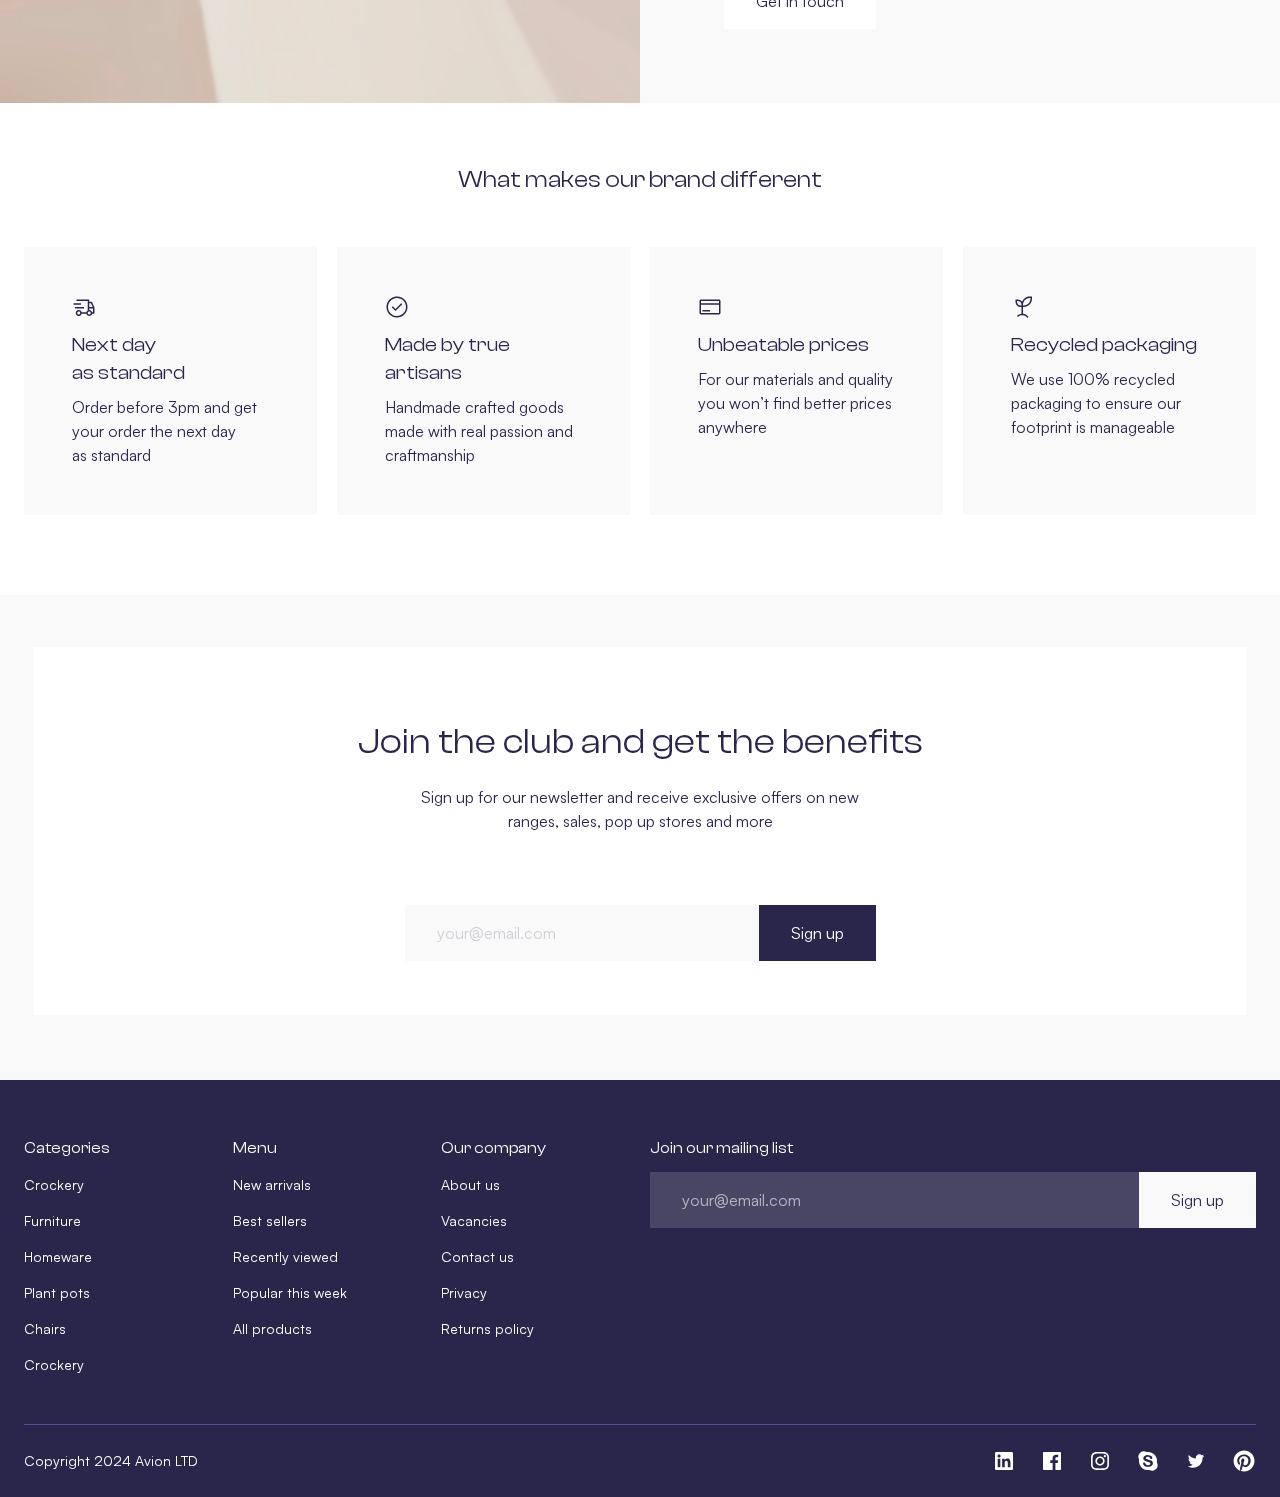
<file: about.html>
<!DOCTYPE html>
<html lang="en">

<head>
  <meta charset="UTF-8">
  <meta name="viewport" content="width=device-width, initial-scale=1.0">
  <title>Avion</title>
  <link href="css/style.css" rel="stylesheet">
  <script defer src="js/script.js"></script>
</head>

<body class="body">
  <div class="notice">
    <svg width="16" height="17" viewBox="0 0 16 17" fill="none" xmlns="http://www.w3.org/2000/svg">
      <rect width="16" height="16" transform="translate(0 0.5)" fill="white" style="mix-blend-mode:multiply"/>
      <path d="M8 8.5H2V9.5H8V8.5Z" fill="white"/>
      <path d="M6 6H1V7H6V6Z" fill="white"/>
      <path d="M14.9594 8.8032L13.4594 5.3032C13.421 5.21319 13.357 5.13646 13.2753 5.08256C13.1936 5.02865 13.0979 4.99994 13 5H11.5V4C11.5 3.86739 11.4473 3.74021 11.3536 3.64645C11.2598 3.55268 11.1326 3.5 11 3.5H3V4.5H10.5V10.7781C10.2722 10.9104 10.0728 11.0865 9.91339 11.2962C9.75395 11.5059 9.6376 11.7451 9.57105 12H6.42895C6.30725 11.5287 6.01784 11.1179 5.61495 10.8447C5.21206 10.5715 4.72336 10.4546 4.24045 10.5159C3.75754 10.5773 3.31358 10.8126 2.99179 11.1779C2.66999 11.5431 2.49246 12.0132 2.49246 12.5C2.49246 12.9868 2.66999 13.4569 2.99179 13.8221C3.31358 14.1874 3.75754 14.4227 4.24045 14.4841C4.72336 14.5454 5.21206 14.4285 5.61495 14.1553C6.01784 13.8821 6.30725 13.4713 6.42895 13H9.57105C9.68007 13.4289 9.92892 13.8092 10.2783 14.0808C10.6276 14.3525 11.0575 14.4999 11.5 14.4999C11.9425 14.4999 12.3724 14.3525 12.7217 14.0808C13.0711 13.8092 13.3199 13.4289 13.429 13H14.5C14.6326 13 14.7598 12.9473 14.8536 12.8536C14.9473 12.7598 15 12.6326 15 12.5V9C15 8.93233 14.9862 8.86537 14.9594 8.8032ZM4.5 13.5C4.30222 13.5 4.10888 13.4414 3.94443 13.3315C3.77998 13.2216 3.65181 13.0654 3.57612 12.8827C3.50043 12.7 3.48063 12.4989 3.51921 12.3049C3.5578 12.1109 3.65304 11.9327 3.79289 11.7929C3.93275 11.653 4.11093 11.5578 4.30491 11.5192C4.49889 11.4806 4.69996 11.5004 4.88268 11.5761C5.06541 11.6518 5.22159 11.78 5.33147 11.9444C5.44135 12.1089 5.5 12.3022 5.5 12.5C5.4997 12.7651 5.39424 13.0193 5.20677 13.2068C5.0193 13.3942 4.76512 13.4997 4.5 13.5ZM11.5 6H12.6704L13.742 8.5H11.5V6ZM11.5 13.5C11.3022 13.5 11.1089 13.4414 10.9444 13.3315C10.78 13.2216 10.6518 13.0654 10.5761 12.8827C10.5004 12.7 10.4806 12.4989 10.5192 12.3049C10.5578 12.1109 10.653 11.9327 10.7929 11.7929C10.9327 11.653 11.1109 11.5578 11.3049 11.5192C11.4989 11.4806 11.7 11.5004 11.8827 11.5761C12.0654 11.6518 12.2216 11.78 12.3315 11.9444C12.4414 12.1089 12.5 12.3022 12.5 12.5C12.4997 12.7651 12.3942 13.0193 12.2068 13.2068C12.0193 13.3942 11.7651 13.4997 11.5 13.5ZM14 12H13.429C13.3188 11.5717 13.0696 11.1921 12.7206 10.9207C12.3715 10.6492 11.9422 10.5013 11.5 10.5V9.5H14V12Z" fill="white"/>
      </svg>
    <div class="notice__text">
      Free delivery on&nbsp;all orders over &pound;50 with code easter checkout
    </div>
    <button class="btn-reset notice__close" aria-label="Close notice">
      <svg width="24" height="24" viewBox="0 0 24 24" fill="none" xmlns="http://www.w3.org/2000/svg">
        <path d="M18 7.05L16.95 6L12 10.95L7.05 6L6 7.05L10.95 12L6 16.95L7.05 18L12 13.05L16.95 18L18 16.95L13.05 12L18 7.05Z"/>
      </svg>        
    </button>      
  </div>
  <header class="header">
    <div class="header__top">
      <div class="container header__container header__top-container">
        <a class="header__logo" href=".">
          <img src="img/logo.svg" alt="Logo Avion">
        </a>
        <div class="header__details">
          <ul class="list-reset header__list">
            <li class="header__item">
              <a class="header__link" href="./about.html">
                About us
              </a>
            </li>
            <li class="header__item">
              <a class="header__link" href="#">
                Contact
              </a>
            </li>
            <li class="header__item">
              <a class="header__link" href="#">
                Blog
              </a>
            </li>
          </ul>
          <ul class="list-reset header__buttons-list">
            <li class="header__buttons-item">
              <button class="btn-reset header__button" aria-label="Search">
                <svg width="16" height="16" viewBox="0 0 16 16" fill="none" xmlns="http://www.w3.org/2000/svg">
                  <rect width="16" height="16" fill="white" style="mix-blend-mode:multiply" />
                  <path
                    d="M14.5001 13.7929L10.7241 10.0169C11.6314 8.92758 12.0839 7.53038 11.9873 6.11596C11.8908 4.70153 11.2526 3.37879 10.2057 2.42288C9.15867 1.46698 7.78347 0.951515 6.36612 0.983723C4.94877 1.01593 3.5984 1.59333 2.59593 2.59581C1.59345 3.59828 1.01605 4.94865 0.983845 6.366C0.951637 7.78335 1.4671 9.15855 2.423 10.2055C3.37891 11.2525 4.70165 11.8907 6.11608 11.9872C7.5305 12.0838 8.9277 11.6313 10.017 10.7239L13.7931 14.5L14.5001 13.7929ZM2.00012 6.5C2.00012 5.60998 2.26404 4.73995 2.75851 3.99993C3.25297 3.25991 3.95578 2.68313 4.77804 2.34254C5.60031 2.00194 6.50511 1.91283 7.37802 2.08646C8.25094 2.2601 9.05276 2.68868 9.6821 3.31802C10.3114 3.94735 10.74 4.74918 10.9137 5.62209C11.0873 6.495 10.9982 7.3998 10.6576 8.22207C10.317 9.04434 9.7402 9.74714 9.00018 10.2416C8.26016 10.7361 7.39013 11 6.50012 11C5.30705 10.9987 4.16323 10.5241 3.3196 9.68052C2.47597 8.83689 2.00144 7.69306 2.00012 6.5Z" />
                </svg>
              </button>
            </li>
            <li class="header__buttons-item">
              <a class="header__button" href="./cart.html" aria-label="Cart">
                <svg width="16" height="16" viewBox="0 0 16 16" fill="none" xmlns="http://www.w3.org/2000/svg">
                  <rect width="16" height="16" fill="white" style="mix-blend-mode:multiply" />
                  <path
                    d="M5 15C5.55228 15 6 14.5523 6 14C6 13.4477 5.55228 13 5 13C4.44772 13 4 13.4477 4 14C4 14.5523 4.44772 15 5 15Z" />
                  <path
                    d="M12 15C12.5523 15 13 14.5523 13 14C13 13.4477 12.5523 13 12 13C11.4477 13 11 13.4477 11 14C11 14.5523 11.4477 15 12 15Z" />
                  <path
                    d="M14 3.50001H2.91L2.5 1.40001C2.47662 1.28537 2.41379 1.18256 2.32243 1.10947C2.23107 1.03639 2.11697 0.997651 2 1.00001H0V2.00001H1.59L3.5 11.6C3.52338 11.7146 3.58621 11.8175 3.67757 11.8905C3.76893 11.9636 3.88303 12.0024 4 12H13V11H4.41L4 9.00001H13C13.1156 9.00284 13.2286 8.96552 13.3197 8.89441C13.4109 8.8233 13.4746 8.7228 13.5 8.61001L14.5 4.11001C14.5168 4.03582 14.5164 3.95879 14.4989 3.88478C14.4814 3.81076 14.4472 3.74172 14.399 3.6829C14.3508 3.62407 14.2898 3.57703 14.2206 3.54534C14.1515 3.51364 14.076 3.49814 14 3.50001ZM12.6 8.00001H3.81L3.11 4.50001H13.375L12.6 8.00001Z" />
                </svg>
              </a>
            </li>
            <li class="header__buttons-item">
              <button class="btn-reset header__button" aria-label="Personal">
                <svg width="16" height="16" viewBox="0 0 16 16" fill="none" xmlns="http://www.w3.org/2000/svg">
                  <rect width="16" height="16" fill="white" style="mix-blend-mode:multiply" />
                  <path
                    d="M8 4C7.50555 4 7.0222 4.14662 6.61108 4.42133C6.19995 4.69603 5.87952 5.08648 5.6903 5.54329C5.50108 6.00011 5.45158 6.50277 5.54804 6.98773C5.6445 7.47268 5.88261 7.91814 6.23224 8.26777C6.58187 8.6174 7.02733 8.8555 7.51228 8.95196C7.99723 9.04843 8.4999 8.99892 8.95671 8.8097C9.41353 8.62048 9.80397 8.30005 10.0787 7.88893C10.3534 7.4778 10.5 6.99445 10.5 6.5C10.5 5.83696 10.2366 5.20107 9.76777 4.73223C9.29893 4.26339 8.66304 4 8 4ZM8 8C7.70333 8 7.41332 7.91203 7.16665 7.7472C6.91997 7.58238 6.72772 7.34811 6.61418 7.07403C6.50065 6.79994 6.47095 6.49834 6.52882 6.20736C6.5867 5.91639 6.72956 5.64912 6.93934 5.43934C7.14912 5.22956 7.4164 5.0867 7.70737 5.02882C7.99834 4.97094 8.29994 5.00065 8.57403 5.11418C8.84812 5.22771 9.08239 5.41997 9.24721 5.66664C9.41203 5.91332 9.5 6.20333 9.5 6.5C9.49955 6.89769 9.34137 7.27896 9.06017 7.56016C8.77896 7.84137 8.39769 7.99955 8 8Z" />
                  <path
                    d="M8 1C6.61553 1 5.26216 1.41054 4.11101 2.17971C2.95987 2.94888 2.06266 4.04213 1.53285 5.32122C1.00303 6.6003 0.86441 8.00776 1.13451 9.36563C1.4046 10.7235 2.07129 11.9708 3.05026 12.9497C4.02922 13.9287 5.2765 14.5954 6.63437 14.8655C7.99224 15.1356 9.3997 14.997 10.6788 14.4672C11.9579 13.9373 13.0511 13.0401 13.8203 11.889C14.5895 10.7378 15 9.38447 15 8C14.9979 6.14413 14.2597 4.36486 12.9474 3.05256C11.6351 1.74026 9.85588 1.00209 8 1ZM5 13.1882V12.5C5.00044 12.1023 5.15862 11.721 5.43983 11.4398C5.72104 11.1586 6.10231 11.0004 6.5 11H9.5C9.89769 11.0004 10.279 11.1586 10.5602 11.4398C10.8414 11.721 10.9996 12.1023 11 12.5V13.1882C10.0896 13.7199 9.05426 14 8 14C6.94574 14 5.91042 13.7199 5 13.1882ZM11.9963 12.4629C11.9863 11.807 11.7191 11.1813 11.2521 10.7206C10.7852 10.2599 10.156 10.0011 9.5 10H6.5C5.84405 10.0011 5.2148 10.2599 4.74786 10.7206C4.28093 11.1813 4.01369 11.807 4.00375 12.4629C3.09703 11.6533 2.45762 10.5873 2.17017 9.40623C1.88272 8.22513 1.9608 6.98457 2.39407 5.84883C2.82734 4.71309 3.59536 3.73573 4.59644 3.04618C5.59751 2.35663 6.78442 1.98741 8 1.98741C9.21558 1.98741 10.4025 2.35663 11.4036 3.04618C12.4046 3.73573 13.1727 4.71309 13.6059 5.84883C14.0392 6.98457 14.1173 8.22513 13.8298 9.40623C13.5424 10.5873 12.903 11.6533 11.9963 12.4629Z" />
                </svg>
              </button>
            </li>
            <li class="header__buttons-item">
              <button class="btn-reset burger" aria-label="Search">
                <span class="burger__line"></span>
                <span class="burger__line"></span>
                <span class="burger__line"></span>
                <span class="burger__line"></span>
              </button>
            </li>
          </ul>
        </div>
      </div>
    </div>
    <div class="header__bottom">
      <div class="container header__container header__bottom-container">
        <nav class="nav">
          <ul class="list-reset nav__list">
            <li class="nav__item">
              <a class="nav__link" href="./catalog.html">All products</a>
            </li>
            <li class="nav__item">
              <a class="nav__link" href="#">Plant pots</a>
            </li>
            <li class="nav__item">
              <a class="nav__link" href="#">Ceramics</a>
            </li>
            <li class="nav__item">
              <a class="nav__link" href="#">Tables</a>
            </li>
            <li class="nav__item">
              <a class="nav__link" href="#">Chairs</a>
            </li>
            <li class="nav__item">
              <a class="nav__link" href="#">Crockery</a>
            </li>
            <li class="nav__item">
              <a class="nav__link" href="#">Tableware</a>
            </li>
            <li class="nav__item">
              <a class="nav__link" href="#">Cutlery</a>
            </li>
          </ul>
        </nav>
      </div>
    </div>
  </header>
  <main>
    <section class="about-hero">
      <div class="container">
        <div class="about-hero__content">
          <h1 class="about-hero__title">
            A&nbsp;brand built on&nbsp;the love of&nbsp;craftmanship,
            quality and outstanding customer service
          </h1>
          <a class="btn btn--theme-light about-hero__btn" href="#">View our products</a>
        </div>
      </div>
    </section>

    <section class="brand-info">
      <div class="container">
        <div class="brand-info__content">
          <div class="brand-info__text">
            <h2 class="title title--medium brand-info__title">
              It&nbsp;started with a&nbsp;small idea
            </h2>
            <p class="brand-info__descr">
              A&nbsp;global brand with local beginnings, our story begain in&nbsp;a&nbsp;small studio in&nbsp;South London in&nbsp;early 2014
            </p>
            <a class="btn btn--theme-dark brand-info__btn" href="./catalog.html">
              View collection
            </a>
          </div>
          <div class="brand-info__illustration">
            <img class="brand-info__image" src="img/brand-info.jpg" srcset="img/brand-info@2x.jpg 2x" aria-hidden="true" width="630" height="478" alt="">
          </div>
        </div>
      </div>
    </section>

    <section class="about about--reverse">
      <div class="about__content">
        <div class="about__info">
          <h2 class="title title--small about__title">
            Our service isn&rsquo;t just personal, it&rsquo;s actually
            hyper personally exquisite
          </h2>
          <p class="about__descr">
            When we&nbsp;started Avion, the idea was simple. Make high quality furniture affordable and available for the mass market. 
          </p>
          <p class="about__descr">
            Handmade, and lovingly crafted furniture and homeware is&nbsp;what we&nbsp;live, breathe and design so&nbsp;our Chelsea boutique become the hotbed for the London interior design community.
          </p>
          <button class="btn btn-reset btn--theme-white about__btn">Get in touch</button>
        </div>
        <div class="about__illustration">
          <img class="about__image" src="img/about-2.jpg" srcset="img/about-2@2x.jpg 2x" aria-hidden="true" width="720" height="603" loading="lazy" alt="">
        </div>
      </div>
    </section>

    <section class="benefits benefits--about">
      <div class="container">
        <h2 class="title title--small title--centered title--mb-large">
          What makes our brand different
        </h2>
        <ul class="list-reset grid benefits__list">
          <li class="benefits__item benefits__item--next">
            <h3 class="benefits__subtitle">
              Next day as&nbsp;standard
            </h3>
            <p class="benefits__descr">
              Order before 3pm and get your order
              the next day as&nbsp;standard
            </p>
          </li>

          <li class="benefits__item benefits__item--made">
            <h3 class="benefits__subtitle">
              Made by&nbsp;true artisans
            </h3>
            <p class="benefits__descr">
              Handmade crafted goods made with
              real passion and craftmanship
            </p>
          </li>

          <li class="benefits__item benefits__item--prices">
            <h3 class="benefits__subtitle">
              Unbeatable prices
            </h3>
            <p class="benefits__descr">
              For our materials and quality you won&rsquo;t find better prices anywhere            </p>
          </li>

          <li class="benefits__item benefits__item--packaging">
            <h3 class="benefits__subtitle">
              Recycled packaging
            </h3>
            <p class="benefits__descr">
              We&nbsp;use 100% recycled packaging to&nbsp;ensure our footprint is&nbsp;manageable
            </p>
          </li>
        </ul>
      </div>
    </section>

    <section class="newsletter">
      <div class="container">
        <div class="newsletter__content">
          <h2 class="title title--large title--mb-small newsletter__title">
            Join the club and get the benefits
          </h2>
          <p class="newsletter__descr">
            Sign up&nbsp;for our newsletter and receive exclusive offers on&nbsp;new ranges, sales, pop up&nbsp;stores and more
          </p>
          <form class="form newsletter__form" action="#" method="post">
            <input class="form__input" type="email" name="email" placeholder="your@email.com" required>
            <button class="btn btn-reset btn--theme-darker form__btn" type="submit">Sign up</button>
          </form>
        </div>
      </div>
    </section>
  </main>

  <footer class="footer">
    <div class="container">
      <div class="footer__top grid">
        <div class="footer__column footer__column--menu">
          <h2 class="footer__title">Menu</h2>
          <ul class="list-reset footer__list">
            <li class="footer__item">
              <a class="footer__link" href="#">New arrivals</a>
            </li>
            <li class="footer__item">
              <a class="footer__link" href="#">Best sellers</a>
            </li>
            <li class="footer__item">
              <a class="footer__link" href="#">Recently viewed</a>
            </li>
            <li class="footer__item">
              <a class="footer__link" href="#">Popular this week</a>
            </li>
            <li class="footer__item">
              <a class="footer__link" href="./catalog.html">All products</a>
            </li>
          </ul>
        </div>

        <div class="footer__column footer__column--categories">
          <h2 class="footer__title">Categories</h2>
          <ul class="list-reset footer__list">
            <li class="footer__item">
              <a class="footer__link" href="#">Crockery</a>
            </li>
            <li class="footer__item">
              <a class="footer__link" href="#">Furniture</a>
            </li>
            <li class="footer__item">
              <a class="footer__link" href="#">Homeware</a>
            </li>
            <li class="footer__item">
              <a class="footer__link" href="#">Plant pots</a>
            </li>
            <li class="footer__item">
              <a class="footer__link" href="#">Chairs</a>
            </li>
            <li class="footer__item">
              <a class="footer__link" href="#">Crockery</a>
            </li>
          </ul>
        </div>

        <div class="footer__column footer__column--company">
          <h2 class="footer__title">Our company</h2>
          <ul class="list-reset footer__list">
            <li class="footer__item">
              <a class="footer__link" href="#">About us</a>
            </li>
            <li class="footer__item">
              <a class="footer__link" href="#">Vacancies</a>
            </li>
            <li class="footer__item">
              <a class="footer__link" href="#">Contact us</a>
            </li>
            <li class="footer__item">
              <a class="footer__link" href="#">Privacy</a>
            </li>
            <li class="footer__item">
              <a class="footer__link" href="#">Returns policy</a>
            </li>
          </ul>
        </div>

        <div class="footer__column footer__column--big">
          <h3 class="footer__title">Join our mailing list</h3>
          <form class="form footer__form" action="#" method="post">
            <input class="form__input form__input--dark form__input--flex" type="email" name="email" placeholder="your@email.com" required>
            <button class="btn btn-reset btn--theme-light form__btn" type="submit">Sign up</button>
          </form>
        </div>
      </div>

      <div class="footer__bottom">
        <span class="footer__copyright">
          Copyright 2024 Avion LTD
        </span>
        <ul class="list-reset footer__social social">
          <li class="social__item">
            <a class="social__link" href="#" target="_blank">
              <svg width="24" height="24" viewBox="0 0 24 24" fill="none" xmlns="http://www.w3.org/2000/svg">
                <rect width="24" height="24" fill="white" style="mix-blend-mode:multiply"/>
                <path d="M19.65 3H4.35C3.6 3 3 3.6 3 4.275V19.65C3 20.325 3.6 20.925 4.35 20.925H19.65C20.4 20.925 21 20.325 21 19.65V4.275C21 3.6 20.4 3 19.65 3ZM8.325 18.3H5.7V9.75H8.325V18.3ZM7.05 8.55C6.225 8.55 5.475 7.875 5.475 6.975C5.475 6.075 6.15 5.4 7.05 5.4C7.875 5.4 8.625 6.075 8.625 6.975C8.625 7.875 7.875 8.55 7.05 8.55ZM18.375 18.225H15.75V14.025C15.75 13.05 15.75 11.7 14.325 11.7C12.9 11.7 12.75 12.825 12.75 13.875V18.15H10.125V9.75H12.6V10.875H12.675C13.05 10.2 13.95 9.45 15.225 9.45C17.925 9.45 18.45 11.25 18.45 13.575V18.225H18.375Z"/>
              </svg>                
            </a>
          </li>
          <li class="social__item">
            <a class="social__link" href="#" target="_blank">
              <svg width="24" height="24" viewBox="0 0 24 24" fill="none" xmlns="http://www.w3.org/2000/svg">
                <rect width="24" height="24" fill="white" style="mix-blend-mode:multiply"/>
                <path d="M20.0025 3H3.9975C3.73355 3.00196 3.48097 3.10769 3.29433 3.29433C3.10769 3.48097 3.00196 3.73355 3 3.9975V20.0025C3.00196 20.2664 3.10769 20.519 3.29433 20.7057C3.48097 20.8923 3.73355 20.998 3.9975 21H12.615V14.04H10.275V11.3175H12.615V9.315C12.615 6.99 14.0325 5.7225 16.1175 5.7225C16.815 5.7225 17.5125 5.7225 18.21 5.8275V8.25H16.7775C15.645 8.25 15.4275 8.79 15.4275 9.5775V11.31H18.1275L17.775 14.0325H15.4275V21H20.0025C20.2664 20.998 20.519 20.8923 20.7057 20.7057C20.8923 20.519 20.998 20.2664 21 20.0025V3.9975C20.998 3.73355 20.8923 3.48097 20.7057 3.29433C20.519 3.10769 20.2664 3.00196 20.0025 3Z"/>
              </svg>                
            </a>
          </li>
          <li class="social__item">
            <a class="social__link" href="#" target="_blank">
              <svg width="24" height="24" viewBox="0 0 24 24" fill="none" xmlns="http://www.w3.org/2000/svg">
                <rect width="24" height="24" fill="white" style="mix-blend-mode:multiply"/>
                <path d="M16.8042 8.2758C17.4007 8.2758 17.8842 7.79227 17.8842 7.1958C17.8842 6.59933 17.4007 6.1158 16.8042 6.1158C16.2077 6.1158 15.7242 6.59933 15.7242 7.1958C15.7242 7.79227 16.2077 8.2758 16.8042 8.2758Z"/>
                <path d="M12 7.37835C11.0859 7.37835 10.1924 7.64941 9.43235 8.15724C8.67232 8.66507 8.07995 9.38688 7.73015 10.2314C7.38035 11.0759 7.28883 12.0051 7.46715 12.9016C7.64548 13.7982 8.08565 14.6217 8.732 15.268C9.37835 15.9144 10.2018 16.3545 11.0984 16.5328C11.9949 16.7112 12.9241 16.6196 13.7686 16.2698C14.6131 15.92 15.3349 15.3277 15.8428 14.5677C16.3506 13.8076 16.6217 12.9141 16.6217 12C16.6217 10.7743 16.1347 9.59873 15.268 8.732C14.4013 7.86527 13.2257 7.37835 12 7.37835ZM12 15C11.4067 15 10.8266 14.8241 10.3333 14.4944C9.83994 14.1648 9.45542 13.6962 9.22836 13.1481C9.0013 12.5999 8.94189 11.9967 9.05764 11.4147C9.1734 10.8328 9.45912 10.2982 9.87868 9.87868C10.2982 9.45912 10.8328 9.1734 11.4147 9.05764C11.9967 8.94189 12.5999 9.0013 13.1481 9.22836C13.6962 9.45542 14.1648 9.83994 14.4944 10.3333C14.8241 10.8266 15 11.4067 15 12C15 12.7956 14.6839 13.5587 14.1213 14.1213C13.5587 14.6839 12.7956 15 12 15Z"/>
                <path d="M12 4.62165C14.4031 4.62165 14.6878 4.6308 15.6368 4.67415C16.2075 4.68094 16.7728 4.78577 17.308 4.98405C17.6961 5.13381 18.0486 5.36316 18.3428 5.65732C18.6369 5.95149 18.8663 6.30398 19.016 6.6921C19.2143 7.22731 19.3191 7.79261 19.3259 8.36333C19.3692 9.3123 19.3784 9.597 19.3784 12.0001C19.3784 14.4031 19.3693 14.6878 19.3259 15.6368C19.3191 16.2075 19.2143 16.7728 19.016 17.3081C18.8663 17.6962 18.6369 18.0487 18.3428 18.3428C18.0486 18.637 17.6961 18.8663 17.308 19.0161C16.7728 19.2144 16.2075 19.3192 15.6368 19.326C14.6879 19.3693 14.4033 19.3785 12 19.3785C9.5967 19.3785 9.31215 19.3694 8.36325 19.326C7.79253 19.3192 7.22723 19.2144 6.69202 19.0161C6.3039 18.8663 5.95142 18.637 5.65725 18.3428C5.36308 18.0487 5.13374 17.6962 4.98397 17.3081C4.78569 16.7728 4.68087 16.2075 4.67408 15.6368C4.6308 14.6878 4.62157 14.4031 4.62157 12.0001C4.62157 9.597 4.63072 9.3123 4.67408 8.36333C4.68087 7.79261 4.78569 7.22731 4.98397 6.6921C5.13373 6.30396 5.36307 5.95146 5.65724 5.65728C5.95141 5.3631 6.30389 5.13375 6.69202 4.98397C7.22723 4.78569 7.79253 4.68087 8.36325 4.67408C9.31222 4.6308 9.59693 4.62165 12 4.62165ZM12 3C9.55575 3 9.24922 3.01035 8.2893 3.05415C7.54279 3.06914 6.80422 3.21059 6.105 3.4725C5.50705 3.70374 4.96401 4.05735 4.51068 4.51068C4.05735 4.96401 3.70374 5.50705 3.4725 6.105C3.21055 6.80434 3.06909 7.54304 3.05415 8.28968C3.01035 9.24923 3 9.55575 3 12C3 14.4443 3.01035 14.7508 3.05415 15.7107C3.0691 16.4573 3.21056 17.196 3.4725 17.8954C3.70374 18.4933 4.05735 19.0364 4.51068 19.4897C4.96401 19.943 5.50705 20.2966 6.105 20.5279C6.80434 20.7898 7.54304 20.9313 8.28968 20.9462C9.24923 20.9897 9.55575 21 12 21C14.4443 21 14.7508 20.9896 15.7107 20.9459C16.4573 20.9309 17.196 20.7894 17.8954 20.5275C18.4933 20.2963 19.0364 19.9426 19.4897 19.4893C19.943 19.036 20.2966 18.493 20.5279 17.895C20.7898 17.1957 20.9313 16.457 20.9462 15.7103C20.9897 14.7508 21 14.4443 21 12C21 9.55575 20.9896 9.24922 20.9459 8.2893C20.9309 7.54279 20.7894 6.80422 20.5275 6.105C20.2962 5.50712 19.9426 4.96415 19.4893 4.51089C19.0359 4.05763 18.4929 3.70407 17.895 3.47287C17.1957 3.21093 16.457 3.06948 15.7103 3.05453C14.7508 3.01035 14.4443 3 12 3Z"/>
              </svg>                
            </a>
          </li>
          <li class="social__item">
            <a class="social__link" href="#" target="_blank">
              <svg width="24" height="24" viewBox="0 0 24 24" fill="none" xmlns="http://www.w3.org/2000/svg">
                <rect width="24" height="24" fill="white" style="mix-blend-mode:multiply"/>
                <path d="M20.9321 13.4102C21.0078 12.944 21.0454 12.4724 21.0446 12.0002C21.0446 9.60129 20.0917 7.30066 18.3954 5.60439C16.6992 3.90813 14.3985 2.95517 11.9996 2.95517C11.5274 2.95444 11.0558 2.99207 10.5896 3.06768C9.5442 2.44143 8.3195 2.18241 7.11002 2.33174C5.90054 2.48107 4.77563 3.0302 3.9139 3.89193C3.05218 4.75365 2.50305 5.87857 2.35371 7.08805C2.20438 8.29753 2.4634 9.52223 3.08965 10.5677C3.00527 11.0406 2.96012 11.5198 2.95465 12.0002C2.95465 14.3991 3.9076 16.6997 5.60387 18.396C7.30013 20.0922 9.60076 21.0452 11.9996 21.0452C12.4719 21.0459 12.9435 21.0083 13.4096 20.9327C14.4551 21.5589 15.6798 21.8179 16.8893 21.6686C18.0987 21.5193 19.2237 20.9701 20.0854 20.1084C20.9471 19.2467 21.4962 18.1218 21.6456 16.9123C21.7949 15.7028 21.5359 14.4781 20.9096 13.4327L20.9321 13.4102ZM16.2971 16.1102C15.8738 16.6955 15.2904 17.146 14.6171 17.4077C13.7864 17.7337 12.8993 17.8917 12.0071 17.8727C10.9687 17.9161 9.93554 17.7023 8.99965 17.2502C8.45401 16.9569 7.9861 16.5378 7.63465 16.0277C7.31271 15.5919 7.12974 15.0691 7.10965 14.5277C7.10886 14.3872 7.13709 14.2481 7.19259 14.119C7.24808 13.9899 7.32964 13.8737 7.43215 13.7777C7.65931 13.5843 7.95174 13.4851 8.24965 13.5002C8.49861 13.4955 8.74092 13.5807 8.93215 13.7402C9.14146 13.936 9.3031 14.1772 9.40465 14.4452C9.53477 14.7584 9.70088 15.0554 9.89965 15.3302C10.0977 15.5839 10.3554 15.7848 10.6496 15.9152C11.0494 16.0867 11.4826 16.1661 11.9171 16.1477C12.5361 16.1777 13.1492 16.0152 13.6721 15.6827C13.8728 15.5651 14.0397 15.3977 14.1567 15.1966C14.2736 14.9956 14.3367 14.7677 14.3396 14.5352C14.3461 14.3723 14.3181 14.2099 14.2573 14.0587C14.1966 13.9075 14.1045 13.7708 13.9871 13.6577C13.7201 13.4116 13.399 13.2318 13.0496 13.1327C12.6596 13.0052 12.1421 12.8777 11.4896 12.7352C10.7403 12.5607 10.0094 12.3146 9.30715 12.0002C8.75457 11.7737 8.26732 11.4128 7.88965 10.9502C7.53144 10.4734 7.34628 9.88877 7.36465 9.29268C7.35859 8.68668 7.55379 8.0958 7.91965 7.61267C8.33754 7.09349 8.89405 6.7034 9.52465 6.48767C10.322 6.22284 11.1599 6.10096 11.9996 6.12768C12.6567 6.11605 13.3117 6.20457 13.9421 6.39018C14.4369 6.53708 14.9016 6.77071 15.3146 7.08017C15.6397 7.3243 15.9104 7.63334 16.1096 7.98767C16.2718 8.2739 16.3595 8.59626 16.3646 8.92518C16.3637 9.06539 16.3347 9.20399 16.2793 9.3328C16.2239 9.46161 16.1433 9.57803 16.0421 9.67518C15.9401 9.78577 15.8159 9.87364 15.6776 9.93308C15.5394 9.99252 15.3901 10.0222 15.2396 10.0202C14.9984 10.0389 14.7592 9.9637 14.5721 9.81018C14.3753 9.62055 14.2107 9.40017 14.0846 9.15768C13.8989 8.77542 13.6298 8.43969 13.2971 8.17517C12.8606 7.90304 12.3468 7.78183 11.8346 7.83017C11.309 7.80801 10.7881 7.93824 10.3346 8.20517C10.1699 8.29312 10.0309 8.42227 9.93096 8.58C9.83106 8.73774 9.77376 8.91869 9.76465 9.10518C9.75871 9.30894 9.82514 9.50822 9.95215 9.66768C10.1017 9.84099 10.2856 9.98144 10.4921 10.0802C10.7121 10.194 10.9434 10.2845 11.1821 10.3502C11.4221 10.4177 11.8121 10.5152 12.3596 10.6427C13.0496 10.7927 13.6646 10.9577 14.2271 11.1377C14.7303 11.291 15.2098 11.5131 15.6521 11.7977C16.038 12.0417 16.3554 12.3798 16.5746 12.7802C16.7975 13.2369 16.9008 13.7427 16.8746 14.2502C16.8814 14.9153 16.6794 15.5658 16.2971 16.1102Z"/>
              </svg>                
            </a>
          </li>
          <li class="social__item">
            <a class="social__link" href="#" target="_blank">
              <svg width="24" height="24" viewBox="0 0 24 24" fill="none" xmlns="http://www.w3.org/2000/svg">
                <rect width="24" height="24" fill="white" style="mix-blend-mode:multiply"/>
                <path d="M8.94 18.705C10.2069 18.713 11.4627 18.4693 12.6346 17.9882C13.8066 17.507 14.8714 16.798 15.7672 15.9022C16.663 15.0064 17.3721 13.9416 17.8532 12.7696C18.3343 11.5977 18.578 10.3418 18.57 9.07499C18.57 8.92499 18.57 8.78249 18.57 8.63249C19.2267 8.15136 19.7951 7.56012 20.25 6.88499C19.6316 7.15544 18.9773 7.3348 18.3075 7.41749C19.0177 6.99432 19.5506 6.32824 19.8075 5.54249C19.1456 5.93957 18.4199 6.21871 17.6625 6.36749C17.1524 5.82401 16.4775 5.46378 15.7421 5.34253C15.0067 5.22128 14.2518 5.34576 13.5943 5.69673C12.9368 6.04769 12.4132 6.60557 12.1047 7.28405C11.7962 7.96252 11.7198 8.72376 11.8875 9.44999C10.542 9.38395 9.22553 9.03525 8.02377 8.42662C6.822 7.81798 5.7619 6.96305 4.9125 5.91749C4.48419 6.66087 4.35437 7.53923 4.54932 8.37473C4.74427 9.21023 5.24942 9.94043 5.9625 10.4175C5.43646 10.3972 4.92259 10.2533 4.4625 9.99749V10.035C4.45783 10.8119 4.71954 11.5669 5.20403 12.1742C5.68851 12.7815 6.3665 13.2044 7.125 13.3725C6.63573 13.5041 6.12322 13.5246 5.625 13.4325C5.84459 14.095 6.26376 14.6734 6.82503 15.0883C7.38631 15.5032 8.06219 15.7344 8.76 15.75C7.56691 16.7104 6.08407 17.239 4.5525 17.25C4.28396 17.2422 4.01606 17.2197 3.75 17.1825C5.30022 18.1702 7.1019 18.6909 8.94 18.6825"/>
              </svg>                
            </a>
          </li>
          <li class="social__item">
            <a class="social__link" href="#" target="_blank">
              <svg width="24" height="24" viewBox="0 0 24 24" fill="none" xmlns="http://www.w3.org/2000/svg">
                <rect width="24" height="24" fill="white" style="mix-blend-mode:multiply"/>
                <path d="M11.9998 1.5C9.56549 1.51658 7.21257 2.37849 5.34356 3.93828C3.47455 5.49807 2.20559 7.65882 1.75375 10.0509C1.30192 12.443 1.69529 14.9177 2.86657 17.0518C4.03785 19.1858 5.91426 20.8466 8.1748 21.75C8.02287 20.7558 8.02287 19.7442 8.1748 18.75L9.4123 13.5C9.21646 13.0245 9.11949 12.5142 9.1273 12C9.1273 10.545 9.9748 9.45 11.0248 9.45C11.215 9.44714 11.4036 9.48543 11.5776 9.56224C11.7517 9.63906 11.9071 9.75258 12.0331 9.89504C12.1592 10.0375 12.253 10.2055 12.3081 10.3876C12.3632 10.5697 12.3783 10.7615 12.3523 10.95C12.3523 11.85 11.7823 13.2 11.4823 14.445C11.4177 14.6772 11.4101 14.9215 11.4599 15.1573C11.5098 15.3931 11.6157 15.6133 11.7688 15.7995C11.9218 15.9857 12.1175 16.1322 12.3391 16.2267C12.5608 16.3212 12.802 16.361 13.0423 16.3425C14.9023 16.3425 16.3423 14.37 16.3423 11.535C16.361 10.9589 16.2594 10.3853 16.044 9.85061C15.8287 9.31598 15.5042 8.8321 15.0914 8.42986C14.6786 8.02762 14.1864 7.71584 13.6464 7.51442C13.1063 7.31299 12.5302 7.22634 11.9548 7.26C11.3405 7.23361 10.7272 7.33216 10.152 7.54966C9.5769 7.76717 9.05188 8.09912 8.60875 8.52542C8.16563 8.95172 7.81361 9.46351 7.57401 10.0298C7.33441 10.5961 7.21221 11.2051 7.2148 11.82C7.20646 12.6766 7.46895 13.5139 7.9648 14.2125C8.00086 14.2526 8.02654 14.3009 8.03962 14.3532C8.05269 14.4055 8.05275 14.4602 8.0398 14.5125C7.9573 14.8425 7.7773 15.5625 7.7473 15.705C7.7173 15.8475 7.5898 15.9375 7.3948 15.8475C6.0823 15.2325 5.2648 13.32 5.2648 11.775C5.2648 8.4675 7.6723 5.4225 12.2023 5.4225C15.8398 5.4225 18.6748 8.0175 18.6748 11.49C18.6748 15.105 16.4248 18.015 13.2223 18.015C12.7528 18.0313 12.2867 17.9301 11.8662 17.7206C11.4458 17.511 11.0844 17.1997 10.8148 16.815L10.1623 19.3125C9.84951 20.2831 9.41077 21.2085 8.8573 22.065C9.87714 22.3664 10.9364 22.513 11.9998 22.5C14.7846 22.5 17.4553 21.3938 19.4244 19.4246C21.3936 17.4555 22.4998 14.7848 22.4998 12C22.4998 9.21523 21.3936 6.54451 19.4244 4.57538C17.4553 2.60625 14.7846 1.5 11.9998 1.5Z"/>
              </svg>                               
            </a>
          </li>
        </ul>
      </div>
    </div>
  </footer>
</body>


</html>
</file>
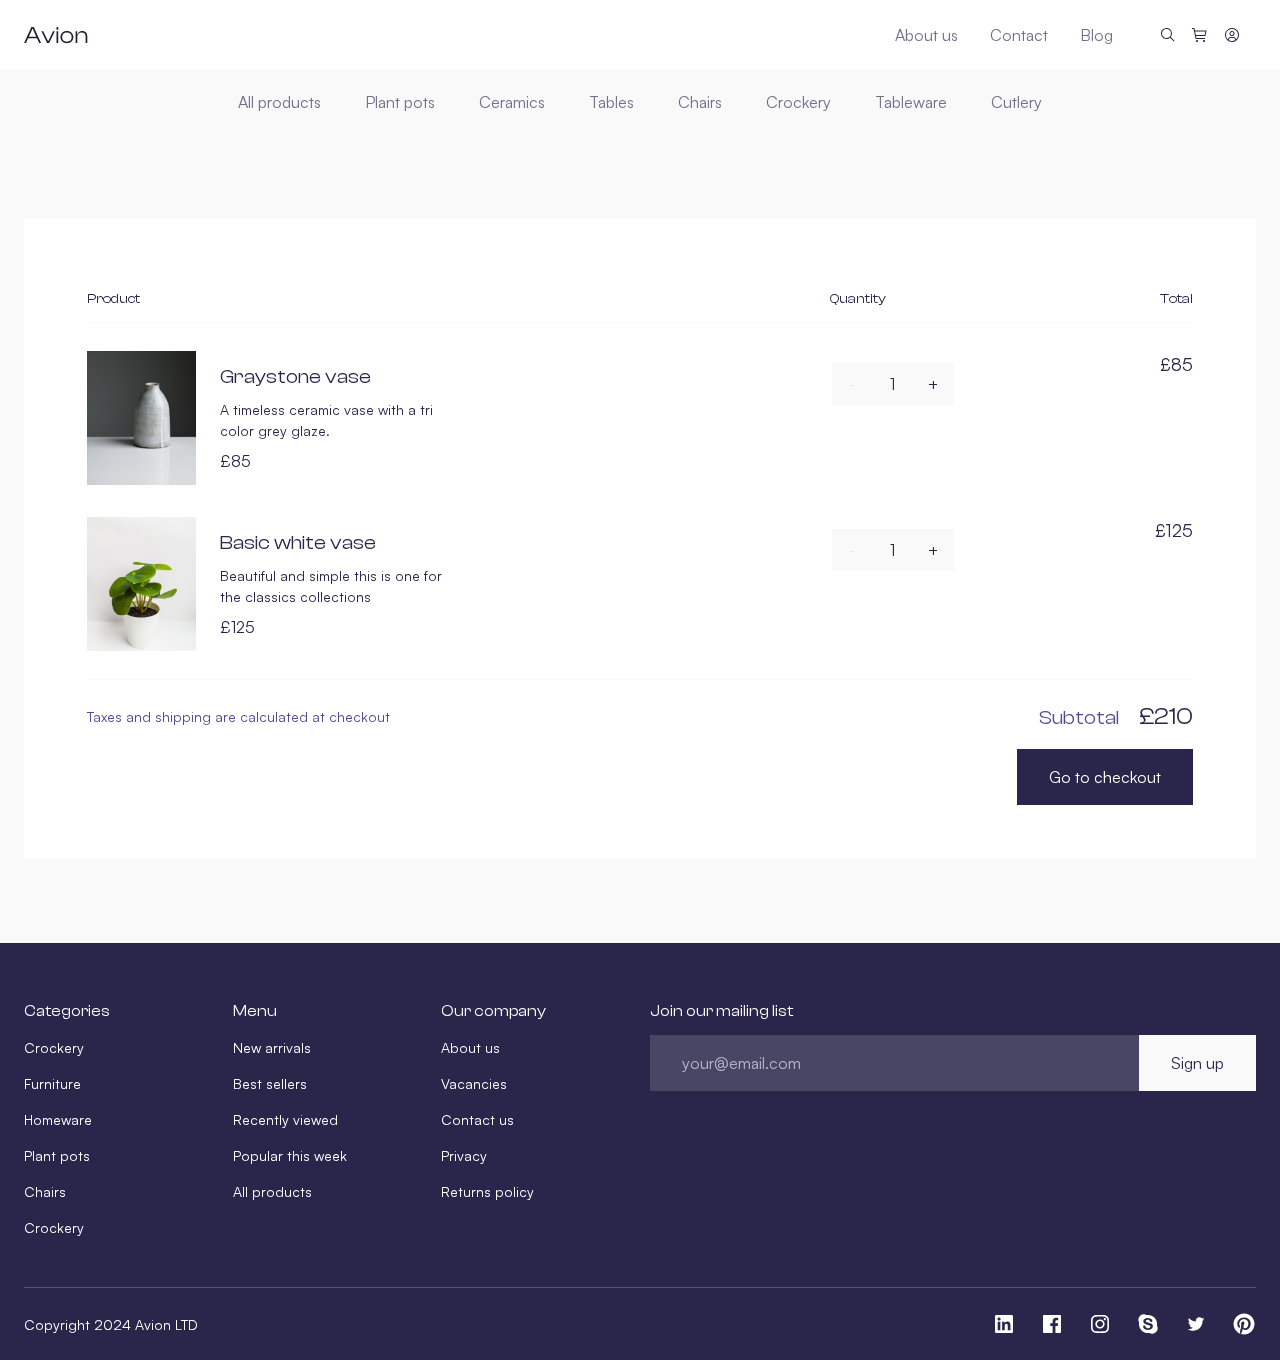
<file: cart.html>
<!DOCTYPE html>
<html lang="en">

<head>
  <meta charset="UTF-8">
  <meta name="viewport" content="width=device-width, initial-scale=1.0">
  <title>Avion</title>
  <link href="css/style.css" rel="stylesheet">
  <script defer src="js/script.js"></script>
</head>

<body class="body">
  <header class="header">
    <div class="header__top">
      <div class="container header__container header__top-container">
        <a class="header__logo" href=".">
          <img src="img/logo.svg" alt="Logo Avion">
        </a>
        <div class="header__details">
          <ul class="list-reset header__list">
            <li class="header__item">
              <a class="header__link" href="./about.html">
                About us
              </a>
            </li>
            <li class="header__item">
              <a class="header__link" href="#">
                Contact
              </a>
            </li>
            <li class="header__item">
              <a class="header__link" href="#">
                Blog
              </a>
            </li>
          </ul>
          <ul class="list-reset header__buttons-list">
            <li class="header__buttons-item">
              <button class="btn-reset header__button" aria-label="Search">
                <svg width="16" height="16" viewBox="0 0 16 16" fill="none" xmlns="http://www.w3.org/2000/svg">
                  <rect width="16" height="16" fill="white" style="mix-blend-mode:multiply" />
                  <path
                    d="M14.5001 13.7929L10.7241 10.0169C11.6314 8.92758 12.0839 7.53038 11.9873 6.11596C11.8908 4.70153 11.2526 3.37879 10.2057 2.42288C9.15867 1.46698 7.78347 0.951515 6.36612 0.983723C4.94877 1.01593 3.5984 1.59333 2.59593 2.59581C1.59345 3.59828 1.01605 4.94865 0.983845 6.366C0.951637 7.78335 1.4671 9.15855 2.423 10.2055C3.37891 11.2525 4.70165 11.8907 6.11608 11.9872C7.5305 12.0838 8.9277 11.6313 10.017 10.7239L13.7931 14.5L14.5001 13.7929ZM2.00012 6.5C2.00012 5.60998 2.26404 4.73995 2.75851 3.99993C3.25297 3.25991 3.95578 2.68313 4.77804 2.34254C5.60031 2.00194 6.50511 1.91283 7.37802 2.08646C8.25094 2.2601 9.05276 2.68868 9.6821 3.31802C10.3114 3.94735 10.74 4.74918 10.9137 5.62209C11.0873 6.495 10.9982 7.3998 10.6576 8.22207C10.317 9.04434 9.7402 9.74714 9.00018 10.2416C8.26016 10.7361 7.39013 11 6.50012 11C5.30705 10.9987 4.16323 10.5241 3.3196 9.68052C2.47597 8.83689 2.00144 7.69306 2.00012 6.5Z" />
                </svg>
              </button>
            </li>
            <li class="header__buttons-item">
              <a class="header__button" href="./cart.html" aria-label="Cart">
                <svg width="16" height="16" viewBox="0 0 16 16" fill="none" xmlns="http://www.w3.org/2000/svg">
                  <rect width="16" height="16" fill="white" style="mix-blend-mode:multiply" />
                  <path
                    d="M5 15C5.55228 15 6 14.5523 6 14C6 13.4477 5.55228 13 5 13C4.44772 13 4 13.4477 4 14C4 14.5523 4.44772 15 5 15Z" />
                  <path
                    d="M12 15C12.5523 15 13 14.5523 13 14C13 13.4477 12.5523 13 12 13C11.4477 13 11 13.4477 11 14C11 14.5523 11.4477 15 12 15Z" />
                  <path
                    d="M14 3.50001H2.91L2.5 1.40001C2.47662 1.28537 2.41379 1.18256 2.32243 1.10947C2.23107 1.03639 2.11697 0.997651 2 1.00001H0V2.00001H1.59L3.5 11.6C3.52338 11.7146 3.58621 11.8175 3.67757 11.8905C3.76893 11.9636 3.88303 12.0024 4 12H13V11H4.41L4 9.00001H13C13.1156 9.00284 13.2286 8.96552 13.3197 8.89441C13.4109 8.8233 13.4746 8.7228 13.5 8.61001L14.5 4.11001C14.5168 4.03582 14.5164 3.95879 14.4989 3.88478C14.4814 3.81076 14.4472 3.74172 14.399 3.6829C14.3508 3.62407 14.2898 3.57703 14.2206 3.54534C14.1515 3.51364 14.076 3.49814 14 3.50001ZM12.6 8.00001H3.81L3.11 4.50001H13.375L12.6 8.00001Z" />
                </svg>
              </a>
            </li>
            <li class="header__buttons-item">
              <button class="btn-reset header__button" aria-label="Personal">
                <svg width="16" height="16" viewBox="0 0 16 16" fill="none" xmlns="http://www.w3.org/2000/svg">
                  <rect width="16" height="16" fill="white" style="mix-blend-mode:multiply" />
                  <path
                    d="M8 4C7.50555 4 7.0222 4.14662 6.61108 4.42133C6.19995 4.69603 5.87952 5.08648 5.6903 5.54329C5.50108 6.00011 5.45158 6.50277 5.54804 6.98773C5.6445 7.47268 5.88261 7.91814 6.23224 8.26777C6.58187 8.6174 7.02733 8.8555 7.51228 8.95196C7.99723 9.04843 8.4999 8.99892 8.95671 8.8097C9.41353 8.62048 9.80397 8.30005 10.0787 7.88893C10.3534 7.4778 10.5 6.99445 10.5 6.5C10.5 5.83696 10.2366 5.20107 9.76777 4.73223C9.29893 4.26339 8.66304 4 8 4ZM8 8C7.70333 8 7.41332 7.91203 7.16665 7.7472C6.91997 7.58238 6.72772 7.34811 6.61418 7.07403C6.50065 6.79994 6.47095 6.49834 6.52882 6.20736C6.5867 5.91639 6.72956 5.64912 6.93934 5.43934C7.14912 5.22956 7.4164 5.0867 7.70737 5.02882C7.99834 4.97094 8.29994 5.00065 8.57403 5.11418C8.84812 5.22771 9.08239 5.41997 9.24721 5.66664C9.41203 5.91332 9.5 6.20333 9.5 6.5C9.49955 6.89769 9.34137 7.27896 9.06017 7.56016C8.77896 7.84137 8.39769 7.99955 8 8Z" />
                  <path
                    d="M8 1C6.61553 1 5.26216 1.41054 4.11101 2.17971C2.95987 2.94888 2.06266 4.04213 1.53285 5.32122C1.00303 6.6003 0.86441 8.00776 1.13451 9.36563C1.4046 10.7235 2.07129 11.9708 3.05026 12.9497C4.02922 13.9287 5.2765 14.5954 6.63437 14.8655C7.99224 15.1356 9.3997 14.997 10.6788 14.4672C11.9579 13.9373 13.0511 13.0401 13.8203 11.889C14.5895 10.7378 15 9.38447 15 8C14.9979 6.14413 14.2597 4.36486 12.9474 3.05256C11.6351 1.74026 9.85588 1.00209 8 1ZM5 13.1882V12.5C5.00044 12.1023 5.15862 11.721 5.43983 11.4398C5.72104 11.1586 6.10231 11.0004 6.5 11H9.5C9.89769 11.0004 10.279 11.1586 10.5602 11.4398C10.8414 11.721 10.9996 12.1023 11 12.5V13.1882C10.0896 13.7199 9.05426 14 8 14C6.94574 14 5.91042 13.7199 5 13.1882ZM11.9963 12.4629C11.9863 11.807 11.7191 11.1813 11.2521 10.7206C10.7852 10.2599 10.156 10.0011 9.5 10H6.5C5.84405 10.0011 5.2148 10.2599 4.74786 10.7206C4.28093 11.1813 4.01369 11.807 4.00375 12.4629C3.09703 11.6533 2.45762 10.5873 2.17017 9.40623C1.88272 8.22513 1.9608 6.98457 2.39407 5.84883C2.82734 4.71309 3.59536 3.73573 4.59644 3.04618C5.59751 2.35663 6.78442 1.98741 8 1.98741C9.21558 1.98741 10.4025 2.35663 11.4036 3.04618C12.4046 3.73573 13.1727 4.71309 13.6059 5.84883C14.0392 6.98457 14.1173 8.22513 13.8298 9.40623C13.5424 10.5873 12.903 11.6533 11.9963 12.4629Z" />
                </svg>
              </button>
            </li>
            <li class="header__buttons-item">
              <button class="btn-reset burger" aria-label="Search">
                <span class="burger__line"></span>
                <span class="burger__line"></span>
                <span class="burger__line"></span>
                <span class="burger__line"></span>
              </button>
            </li>
          </ul>
        </div>
      </div>
    </div>
    <div class="header__bottom">
      <div class="container header__container header__bottom-container">
        <nav class="nav">
          <ul class="list-reset nav__list">
            <li class="nav__item">
              <a class="nav__link" href="./catalog.html">All products</a>
            </li>
            <li class="nav__item">
              <a class="nav__link" href="#">Plant pots</a>
            </li>
            <li class="nav__item">
              <a class="nav__link" href="#">Ceramics</a>
            </li>
            <li class="nav__item">
              <a class="nav__link" href="#">Tables</a>
            </li>
            <li class="nav__item">
              <a class="nav__link" href="#">Chairs</a>
            </li>
            <li class="nav__item">
              <a class="nav__link" href="#">Crockery</a>
            </li>
            <li class="nav__item">
              <a class="nav__link" href="#">Tableware</a>
            </li>
            <li class="nav__item">
              <a class="nav__link" href="#">Cutlery</a>
            </li>
          </ul>
        </nav>
      </div>
    </div>
  </header>

  <main>
    <section class="cart">
      <div class="container">
        <h1 class="visually-hidden cart__title">Your shopping cart</h1>
        <div class="cart__content">
          <div class="cart__table">
            <div class="cart__row cart__row--heading cart-grid">
              <div class="cart__col">Product</div>
              <div class="cart__col cart__col--quantity">Quantity</div>
              <div class="cart__col cart__col--total">Total</div>
            </div>
            <div class="cart__row cart-grid">
              <div class="cart__col cart__col--image">
                <img class="cart__image" src="img/cart-1.jpg" srcset="img/cart-1@2x.jpg 2x" width="109" height="134" aria-hidden="true" alt="">
              </div>
              <div class="cart__col cart__col--info">
                <div class="cart__info">
                  <h2 class="cart__title-product">Graystone vase</h2>
                  <p class="cart__descr">
                    A&nbsp;timeless ceramic vase with a&nbsp;tri color grey glaze.
                  </p>
                  <span class="cart__price">£85</span>
                </div>
              </div>
              <div class="cart__col cart__col--quantity">
                <div class="cart__stepper">
                  <div class="stepper stepper--cart">
                    <button class="btn-reset stepper__btn stepper__btn--minus" disabled aria-label="Decrease quantity">-</button>
                    <input class="stepper__input" type="number" min="1" max="100" value="1">
                    <button class="btn-reset stepper__btn stepper__btn--plus" aria-label="Increase quantity">+</button>
                  </div>
                </div>
              </div>
              <div class="cart__col cart__col--total">
                <span class="cart__total">£85</span>
              </div>
            </div>
            <div class="cart__row cart-grid">
              <div class="cart__col cart__col--image">
                <img class="cart__image" src="img/cart-2.jpg" srcset="img/cart-2@2x.jpg 2x" width="109" height="134" aria-hidden="true" alt="">
              </div>
              <div class="cart__col cart__col--info">
                <div class="cart__info">
                  <h2 class="cart__title-product">Basic white vase</h2>
                  <p class="cart__descr">
                    Beautiful and simple this is&nbsp;one for the classics collections</p>
                  <span class="cart__price">£125</span>
                </div>
              </div>
              <div class="cart__col cart__col--quantity">
                <div class="cart__stepper">
                  <div class="stepper stepper--cart">
                    <button class="btn-reset stepper__btn stepper__btn--minus" disabled aria-label="Decrease quantity">-</button>
                    <input class="stepper__input" type="number" min="1" max="100" value="1">
                    <button class="btn-reset stepper__btn stepper__btn--plus" aria-label="Increase quantity">+</button>
                  </div>
                </div>
              </div>
              <div class="cart__col cart__col--total">
                <span class="cart__total">£125</span>
              </div>
            </div>
          </div>
          <div class="cart__bottom">
            <div class="cart__bottom-info">
              <span class="cart__text">
                Taxes and shipping are calculated at&nbsp;checkout
              </span>
              <div class="cart__subtotal">
                Subtotal <span class="cart__subtotal-price">£210</span>
              </div>
            </div>
            <div class="cart__btn-wrap">
              <a class="cart__link btn btn--theme-darker" href="#">Go to checkout</a>
            </div>
          </div>
        </div>
      </div>
    </section>
  </main>

  <footer class="footer">
    <div class="container">
      <div class="footer__top grid">
        <div class="footer__column footer__column--menu">
          <h2 class="footer__title">Menu</h2>
          <ul class="list-reset footer__list">
            <li class="footer__item">
              <a class="footer__link" href="#">New arrivals</a>
            </li>
            <li class="footer__item">
              <a class="footer__link" href="#">Best sellers</a>
            </li>
            <li class="footer__item">
              <a class="footer__link" href="#">Recently viewed</a>
            </li>
            <li class="footer__item">
              <a class="footer__link" href="#">Popular this week</a>
            </li>
            <li class="footer__item">
              <a class="footer__link" href="./catalog.html">All products</a>
            </li>
          </ul>
        </div>

        <div class="footer__column footer__column--categories">
          <h2 class="footer__title">Categories</h2>
          <ul class="list-reset footer__list">
            <li class="footer__item">
              <a class="footer__link" href="#">Crockery</a>
            </li>
            <li class="footer__item">
              <a class="footer__link" href="#">Furniture</a>
            </li>
            <li class="footer__item">
              <a class="footer__link" href="#">Homeware</a>
            </li>
            <li class="footer__item">
              <a class="footer__link" href="#">Plant pots</a>
            </li>
            <li class="footer__item">
              <a class="footer__link" href="#">Chairs</a>
            </li>
            <li class="footer__item">
              <a class="footer__link" href="#">Crockery</a>
            </li>
          </ul>
        </div>

        <div class="footer__column footer__column--company">
          <h2 class="footer__title">Our company</h2>
          <ul class="list-reset footer__list">
            <li class="footer__item">
              <a class="footer__link" href="#">About us</a>
            </li>
            <li class="footer__item">
              <a class="footer__link" href="#">Vacancies</a>
            </li>
            <li class="footer__item">
              <a class="footer__link" href="#">Contact us</a>
            </li>
            <li class="footer__item">
              <a class="footer__link" href="#">Privacy</a>
            </li>
            <li class="footer__item">
              <a class="footer__link" href="#">Returns policy</a>
            </li>
          </ul>
        </div>

        <div class="footer__column footer__column--big">
          <h3 class="footer__title">Join our mailing list</h3>
          <form class="form footer__form" action="#" method="post">
            <input class="form__input form__input--dark form__input--flex" type="email" name="email" placeholder="your@email.com" required>
            <button class="btn btn-reset btn--theme-light form__btn" type="submit">Sign up</button>
          </form>
        </div>
      </div>

      <div class="footer__bottom">
        <span class="footer__copyright">
          Copyright 2024 Avion LTD
        </span>
        <ul class="list-reset footer__social social">
          <li class="social__item">
            <a class="social__link" href="#" target="_blank">
              <svg width="24" height="24" viewBox="0 0 24 24" fill="none" xmlns="http://www.w3.org/2000/svg">
                <rect width="24" height="24" fill="white" style="mix-blend-mode:multiply"/>
                <path d="M19.65 3H4.35C3.6 3 3 3.6 3 4.275V19.65C3 20.325 3.6 20.925 4.35 20.925H19.65C20.4 20.925 21 20.325 21 19.65V4.275C21 3.6 20.4 3 19.65 3ZM8.325 18.3H5.7V9.75H8.325V18.3ZM7.05 8.55C6.225 8.55 5.475 7.875 5.475 6.975C5.475 6.075 6.15 5.4 7.05 5.4C7.875 5.4 8.625 6.075 8.625 6.975C8.625 7.875 7.875 8.55 7.05 8.55ZM18.375 18.225H15.75V14.025C15.75 13.05 15.75 11.7 14.325 11.7C12.9 11.7 12.75 12.825 12.75 13.875V18.15H10.125V9.75H12.6V10.875H12.675C13.05 10.2 13.95 9.45 15.225 9.45C17.925 9.45 18.45 11.25 18.45 13.575V18.225H18.375Z"/>
              </svg>                
            </a>
          </li>
          <li class="social__item">
            <a class="social__link" href="#" target="_blank">
              <svg width="24" height="24" viewBox="0 0 24 24" fill="none" xmlns="http://www.w3.org/2000/svg">
                <rect width="24" height="24" fill="white" style="mix-blend-mode:multiply"/>
                <path d="M20.0025 3H3.9975C3.73355 3.00196 3.48097 3.10769 3.29433 3.29433C3.10769 3.48097 3.00196 3.73355 3 3.9975V20.0025C3.00196 20.2664 3.10769 20.519 3.29433 20.7057C3.48097 20.8923 3.73355 20.998 3.9975 21H12.615V14.04H10.275V11.3175H12.615V9.315C12.615 6.99 14.0325 5.7225 16.1175 5.7225C16.815 5.7225 17.5125 5.7225 18.21 5.8275V8.25H16.7775C15.645 8.25 15.4275 8.79 15.4275 9.5775V11.31H18.1275L17.775 14.0325H15.4275V21H20.0025C20.2664 20.998 20.519 20.8923 20.7057 20.7057C20.8923 20.519 20.998 20.2664 21 20.0025V3.9975C20.998 3.73355 20.8923 3.48097 20.7057 3.29433C20.519 3.10769 20.2664 3.00196 20.0025 3Z"/>
              </svg>                
            </a>
          </li>
          <li class="social__item">
            <a class="social__link" href="#" target="_blank">
              <svg width="24" height="24" viewBox="0 0 24 24" fill="none" xmlns="http://www.w3.org/2000/svg">
                <rect width="24" height="24" fill="white" style="mix-blend-mode:multiply"/>
                <path d="M16.8042 8.2758C17.4007 8.2758 17.8842 7.79227 17.8842 7.1958C17.8842 6.59933 17.4007 6.1158 16.8042 6.1158C16.2077 6.1158 15.7242 6.59933 15.7242 7.1958C15.7242 7.79227 16.2077 8.2758 16.8042 8.2758Z"/>
                <path d="M12 7.37835C11.0859 7.37835 10.1924 7.64941 9.43235 8.15724C8.67232 8.66507 8.07995 9.38688 7.73015 10.2314C7.38035 11.0759 7.28883 12.0051 7.46715 12.9016C7.64548 13.7982 8.08565 14.6217 8.732 15.268C9.37835 15.9144 10.2018 16.3545 11.0984 16.5328C11.9949 16.7112 12.9241 16.6196 13.7686 16.2698C14.6131 15.92 15.3349 15.3277 15.8428 14.5677C16.3506 13.8076 16.6217 12.9141 16.6217 12C16.6217 10.7743 16.1347 9.59873 15.268 8.732C14.4013 7.86527 13.2257 7.37835 12 7.37835ZM12 15C11.4067 15 10.8266 14.8241 10.3333 14.4944C9.83994 14.1648 9.45542 13.6962 9.22836 13.1481C9.0013 12.5999 8.94189 11.9967 9.05764 11.4147C9.1734 10.8328 9.45912 10.2982 9.87868 9.87868C10.2982 9.45912 10.8328 9.1734 11.4147 9.05764C11.9967 8.94189 12.5999 9.0013 13.1481 9.22836C13.6962 9.45542 14.1648 9.83994 14.4944 10.3333C14.8241 10.8266 15 11.4067 15 12C15 12.7956 14.6839 13.5587 14.1213 14.1213C13.5587 14.6839 12.7956 15 12 15Z"/>
                <path d="M12 4.62165C14.4031 4.62165 14.6878 4.6308 15.6368 4.67415C16.2075 4.68094 16.7728 4.78577 17.308 4.98405C17.6961 5.13381 18.0486 5.36316 18.3428 5.65732C18.6369 5.95149 18.8663 6.30398 19.016 6.6921C19.2143 7.22731 19.3191 7.79261 19.3259 8.36333C19.3692 9.3123 19.3784 9.597 19.3784 12.0001C19.3784 14.4031 19.3693 14.6878 19.3259 15.6368C19.3191 16.2075 19.2143 16.7728 19.016 17.3081C18.8663 17.6962 18.6369 18.0487 18.3428 18.3428C18.0486 18.637 17.6961 18.8663 17.308 19.0161C16.7728 19.2144 16.2075 19.3192 15.6368 19.326C14.6879 19.3693 14.4033 19.3785 12 19.3785C9.5967 19.3785 9.31215 19.3694 8.36325 19.326C7.79253 19.3192 7.22723 19.2144 6.69202 19.0161C6.3039 18.8663 5.95142 18.637 5.65725 18.3428C5.36308 18.0487 5.13374 17.6962 4.98397 17.3081C4.78569 16.7728 4.68087 16.2075 4.67408 15.6368C4.6308 14.6878 4.62157 14.4031 4.62157 12.0001C4.62157 9.597 4.63072 9.3123 4.67408 8.36333C4.68087 7.79261 4.78569 7.22731 4.98397 6.6921C5.13373 6.30396 5.36307 5.95146 5.65724 5.65728C5.95141 5.3631 6.30389 5.13375 6.69202 4.98397C7.22723 4.78569 7.79253 4.68087 8.36325 4.67408C9.31222 4.6308 9.59693 4.62165 12 4.62165ZM12 3C9.55575 3 9.24922 3.01035 8.2893 3.05415C7.54279 3.06914 6.80422 3.21059 6.105 3.4725C5.50705 3.70374 4.96401 4.05735 4.51068 4.51068C4.05735 4.96401 3.70374 5.50705 3.4725 6.105C3.21055 6.80434 3.06909 7.54304 3.05415 8.28968C3.01035 9.24923 3 9.55575 3 12C3 14.4443 3.01035 14.7508 3.05415 15.7107C3.0691 16.4573 3.21056 17.196 3.4725 17.8954C3.70374 18.4933 4.05735 19.0364 4.51068 19.4897C4.96401 19.943 5.50705 20.2966 6.105 20.5279C6.80434 20.7898 7.54304 20.9313 8.28968 20.9462C9.24923 20.9897 9.55575 21 12 21C14.4443 21 14.7508 20.9896 15.7107 20.9459C16.4573 20.9309 17.196 20.7894 17.8954 20.5275C18.4933 20.2963 19.0364 19.9426 19.4897 19.4893C19.943 19.036 20.2966 18.493 20.5279 17.895C20.7898 17.1957 20.9313 16.457 20.9462 15.7103C20.9897 14.7508 21 14.4443 21 12C21 9.55575 20.9896 9.24922 20.9459 8.2893C20.9309 7.54279 20.7894 6.80422 20.5275 6.105C20.2962 5.50712 19.9426 4.96415 19.4893 4.51089C19.0359 4.05763 18.4929 3.70407 17.895 3.47287C17.1957 3.21093 16.457 3.06948 15.7103 3.05453C14.7508 3.01035 14.4443 3 12 3Z"/>
              </svg>                
            </a>
          </li>
          <li class="social__item">
            <a class="social__link" href="#" target="_blank">
              <svg width="24" height="24" viewBox="0 0 24 24" fill="none" xmlns="http://www.w3.org/2000/svg">
                <rect width="24" height="24" fill="white" style="mix-blend-mode:multiply"/>
                <path d="M20.9321 13.4102C21.0078 12.944 21.0454 12.4724 21.0446 12.0002C21.0446 9.60129 20.0917 7.30066 18.3954 5.60439C16.6992 3.90813 14.3985 2.95517 11.9996 2.95517C11.5274 2.95444 11.0558 2.99207 10.5896 3.06768C9.5442 2.44143 8.3195 2.18241 7.11002 2.33174C5.90054 2.48107 4.77563 3.0302 3.9139 3.89193C3.05218 4.75365 2.50305 5.87857 2.35371 7.08805C2.20438 8.29753 2.4634 9.52223 3.08965 10.5677C3.00527 11.0406 2.96012 11.5198 2.95465 12.0002C2.95465 14.3991 3.9076 16.6997 5.60387 18.396C7.30013 20.0922 9.60076 21.0452 11.9996 21.0452C12.4719 21.0459 12.9435 21.0083 13.4096 20.9327C14.4551 21.5589 15.6798 21.8179 16.8893 21.6686C18.0987 21.5193 19.2237 20.9701 20.0854 20.1084C20.9471 19.2467 21.4962 18.1218 21.6456 16.9123C21.7949 15.7028 21.5359 14.4781 20.9096 13.4327L20.9321 13.4102ZM16.2971 16.1102C15.8738 16.6955 15.2904 17.146 14.6171 17.4077C13.7864 17.7337 12.8993 17.8917 12.0071 17.8727C10.9687 17.9161 9.93554 17.7023 8.99965 17.2502C8.45401 16.9569 7.9861 16.5378 7.63465 16.0277C7.31271 15.5919 7.12974 15.0691 7.10965 14.5277C7.10886 14.3872 7.13709 14.2481 7.19259 14.119C7.24808 13.9899 7.32964 13.8737 7.43215 13.7777C7.65931 13.5843 7.95174 13.4851 8.24965 13.5002C8.49861 13.4955 8.74092 13.5807 8.93215 13.7402C9.14146 13.936 9.3031 14.1772 9.40465 14.4452C9.53477 14.7584 9.70088 15.0554 9.89965 15.3302C10.0977 15.5839 10.3554 15.7848 10.6496 15.9152C11.0494 16.0867 11.4826 16.1661 11.9171 16.1477C12.5361 16.1777 13.1492 16.0152 13.6721 15.6827C13.8728 15.5651 14.0397 15.3977 14.1567 15.1966C14.2736 14.9956 14.3367 14.7677 14.3396 14.5352C14.3461 14.3723 14.3181 14.2099 14.2573 14.0587C14.1966 13.9075 14.1045 13.7708 13.9871 13.6577C13.7201 13.4116 13.399 13.2318 13.0496 13.1327C12.6596 13.0052 12.1421 12.8777 11.4896 12.7352C10.7403 12.5607 10.0094 12.3146 9.30715 12.0002C8.75457 11.7737 8.26732 11.4128 7.88965 10.9502C7.53144 10.4734 7.34628 9.88877 7.36465 9.29268C7.35859 8.68668 7.55379 8.0958 7.91965 7.61267C8.33754 7.09349 8.89405 6.7034 9.52465 6.48767C10.322 6.22284 11.1599 6.10096 11.9996 6.12768C12.6567 6.11605 13.3117 6.20457 13.9421 6.39018C14.4369 6.53708 14.9016 6.77071 15.3146 7.08017C15.6397 7.3243 15.9104 7.63334 16.1096 7.98767C16.2718 8.2739 16.3595 8.59626 16.3646 8.92518C16.3637 9.06539 16.3347 9.20399 16.2793 9.3328C16.2239 9.46161 16.1433 9.57803 16.0421 9.67518C15.9401 9.78577 15.8159 9.87364 15.6776 9.93308C15.5394 9.99252 15.3901 10.0222 15.2396 10.0202C14.9984 10.0389 14.7592 9.9637 14.5721 9.81018C14.3753 9.62055 14.2107 9.40017 14.0846 9.15768C13.8989 8.77542 13.6298 8.43969 13.2971 8.17517C12.8606 7.90304 12.3468 7.78183 11.8346 7.83017C11.309 7.80801 10.7881 7.93824 10.3346 8.20517C10.1699 8.29312 10.0309 8.42227 9.93096 8.58C9.83106 8.73774 9.77376 8.91869 9.76465 9.10518C9.75871 9.30894 9.82514 9.50822 9.95215 9.66768C10.1017 9.84099 10.2856 9.98144 10.4921 10.0802C10.7121 10.194 10.9434 10.2845 11.1821 10.3502C11.4221 10.4177 11.8121 10.5152 12.3596 10.6427C13.0496 10.7927 13.6646 10.9577 14.2271 11.1377C14.7303 11.291 15.2098 11.5131 15.6521 11.7977C16.038 12.0417 16.3554 12.3798 16.5746 12.7802C16.7975 13.2369 16.9008 13.7427 16.8746 14.2502C16.8814 14.9153 16.6794 15.5658 16.2971 16.1102Z"/>
              </svg>                
            </a>
          </li>
          <li class="social__item">
            <a class="social__link" href="#" target="_blank">
              <svg width="24" height="24" viewBox="0 0 24 24" fill="none" xmlns="http://www.w3.org/2000/svg">
                <rect width="24" height="24" fill="white" style="mix-blend-mode:multiply"/>
                <path d="M8.94 18.705C10.2069 18.713 11.4627 18.4693 12.6346 17.9882C13.8066 17.507 14.8714 16.798 15.7672 15.9022C16.663 15.0064 17.3721 13.9416 17.8532 12.7696C18.3343 11.5977 18.578 10.3418 18.57 9.07499C18.57 8.92499 18.57 8.78249 18.57 8.63249C19.2267 8.15136 19.7951 7.56012 20.25 6.88499C19.6316 7.15544 18.9773 7.3348 18.3075 7.41749C19.0177 6.99432 19.5506 6.32824 19.8075 5.54249C19.1456 5.93957 18.4199 6.21871 17.6625 6.36749C17.1524 5.82401 16.4775 5.46378 15.7421 5.34253C15.0067 5.22128 14.2518 5.34576 13.5943 5.69673C12.9368 6.04769 12.4132 6.60557 12.1047 7.28405C11.7962 7.96252 11.7198 8.72376 11.8875 9.44999C10.542 9.38395 9.22553 9.03525 8.02377 8.42662C6.822 7.81798 5.7619 6.96305 4.9125 5.91749C4.48419 6.66087 4.35437 7.53923 4.54932 8.37473C4.74427 9.21023 5.24942 9.94043 5.9625 10.4175C5.43646 10.3972 4.92259 10.2533 4.4625 9.99749V10.035C4.45783 10.8119 4.71954 11.5669 5.20403 12.1742C5.68851 12.7815 6.3665 13.2044 7.125 13.3725C6.63573 13.5041 6.12322 13.5246 5.625 13.4325C5.84459 14.095 6.26376 14.6734 6.82503 15.0883C7.38631 15.5032 8.06219 15.7344 8.76 15.75C7.56691 16.7104 6.08407 17.239 4.5525 17.25C4.28396 17.2422 4.01606 17.2197 3.75 17.1825C5.30022 18.1702 7.1019 18.6909 8.94 18.6825"/>
              </svg>                
            </a>
          </li>
          <li class="social__item">
            <a class="social__link" href="#" target="_blank">
              <svg width="24" height="24" viewBox="0 0 24 24" fill="none" xmlns="http://www.w3.org/2000/svg">
                <rect width="24" height="24" fill="white" style="mix-blend-mode:multiply"/>
                <path d="M11.9998 1.5C9.56549 1.51658 7.21257 2.37849 5.34356 3.93828C3.47455 5.49807 2.20559 7.65882 1.75375 10.0509C1.30192 12.443 1.69529 14.9177 2.86657 17.0518C4.03785 19.1858 5.91426 20.8466 8.1748 21.75C8.02287 20.7558 8.02287 19.7442 8.1748 18.75L9.4123 13.5C9.21646 13.0245 9.11949 12.5142 9.1273 12C9.1273 10.545 9.9748 9.45 11.0248 9.45C11.215 9.44714 11.4036 9.48543 11.5776 9.56224C11.7517 9.63906 11.9071 9.75258 12.0331 9.89504C12.1592 10.0375 12.253 10.2055 12.3081 10.3876C12.3632 10.5697 12.3783 10.7615 12.3523 10.95C12.3523 11.85 11.7823 13.2 11.4823 14.445C11.4177 14.6772 11.4101 14.9215 11.4599 15.1573C11.5098 15.3931 11.6157 15.6133 11.7688 15.7995C11.9218 15.9857 12.1175 16.1322 12.3391 16.2267C12.5608 16.3212 12.802 16.361 13.0423 16.3425C14.9023 16.3425 16.3423 14.37 16.3423 11.535C16.361 10.9589 16.2594 10.3853 16.044 9.85061C15.8287 9.31598 15.5042 8.8321 15.0914 8.42986C14.6786 8.02762 14.1864 7.71584 13.6464 7.51442C13.1063 7.31299 12.5302 7.22634 11.9548 7.26C11.3405 7.23361 10.7272 7.33216 10.152 7.54966C9.5769 7.76717 9.05188 8.09912 8.60875 8.52542C8.16563 8.95172 7.81361 9.46351 7.57401 10.0298C7.33441 10.5961 7.21221 11.2051 7.2148 11.82C7.20646 12.6766 7.46895 13.5139 7.9648 14.2125C8.00086 14.2526 8.02654 14.3009 8.03962 14.3532C8.05269 14.4055 8.05275 14.4602 8.0398 14.5125C7.9573 14.8425 7.7773 15.5625 7.7473 15.705C7.7173 15.8475 7.5898 15.9375 7.3948 15.8475C6.0823 15.2325 5.2648 13.32 5.2648 11.775C5.2648 8.4675 7.6723 5.4225 12.2023 5.4225C15.8398 5.4225 18.6748 8.0175 18.6748 11.49C18.6748 15.105 16.4248 18.015 13.2223 18.015C12.7528 18.0313 12.2867 17.9301 11.8662 17.7206C11.4458 17.511 11.0844 17.1997 10.8148 16.815L10.1623 19.3125C9.84951 20.2831 9.41077 21.2085 8.8573 22.065C9.87714 22.3664 10.9364 22.513 11.9998 22.5C14.7846 22.5 17.4553 21.3938 19.4244 19.4246C21.3936 17.4555 22.4998 14.7848 22.4998 12C22.4998 9.21523 21.3936 6.54451 19.4244 4.57538C17.4553 2.60625 14.7846 1.5 11.9998 1.5Z"/>
              </svg>                               
            </a>
          </li>
        </ul>
      </div>
    </div>
  </footer>
</body>


</html>
</file>
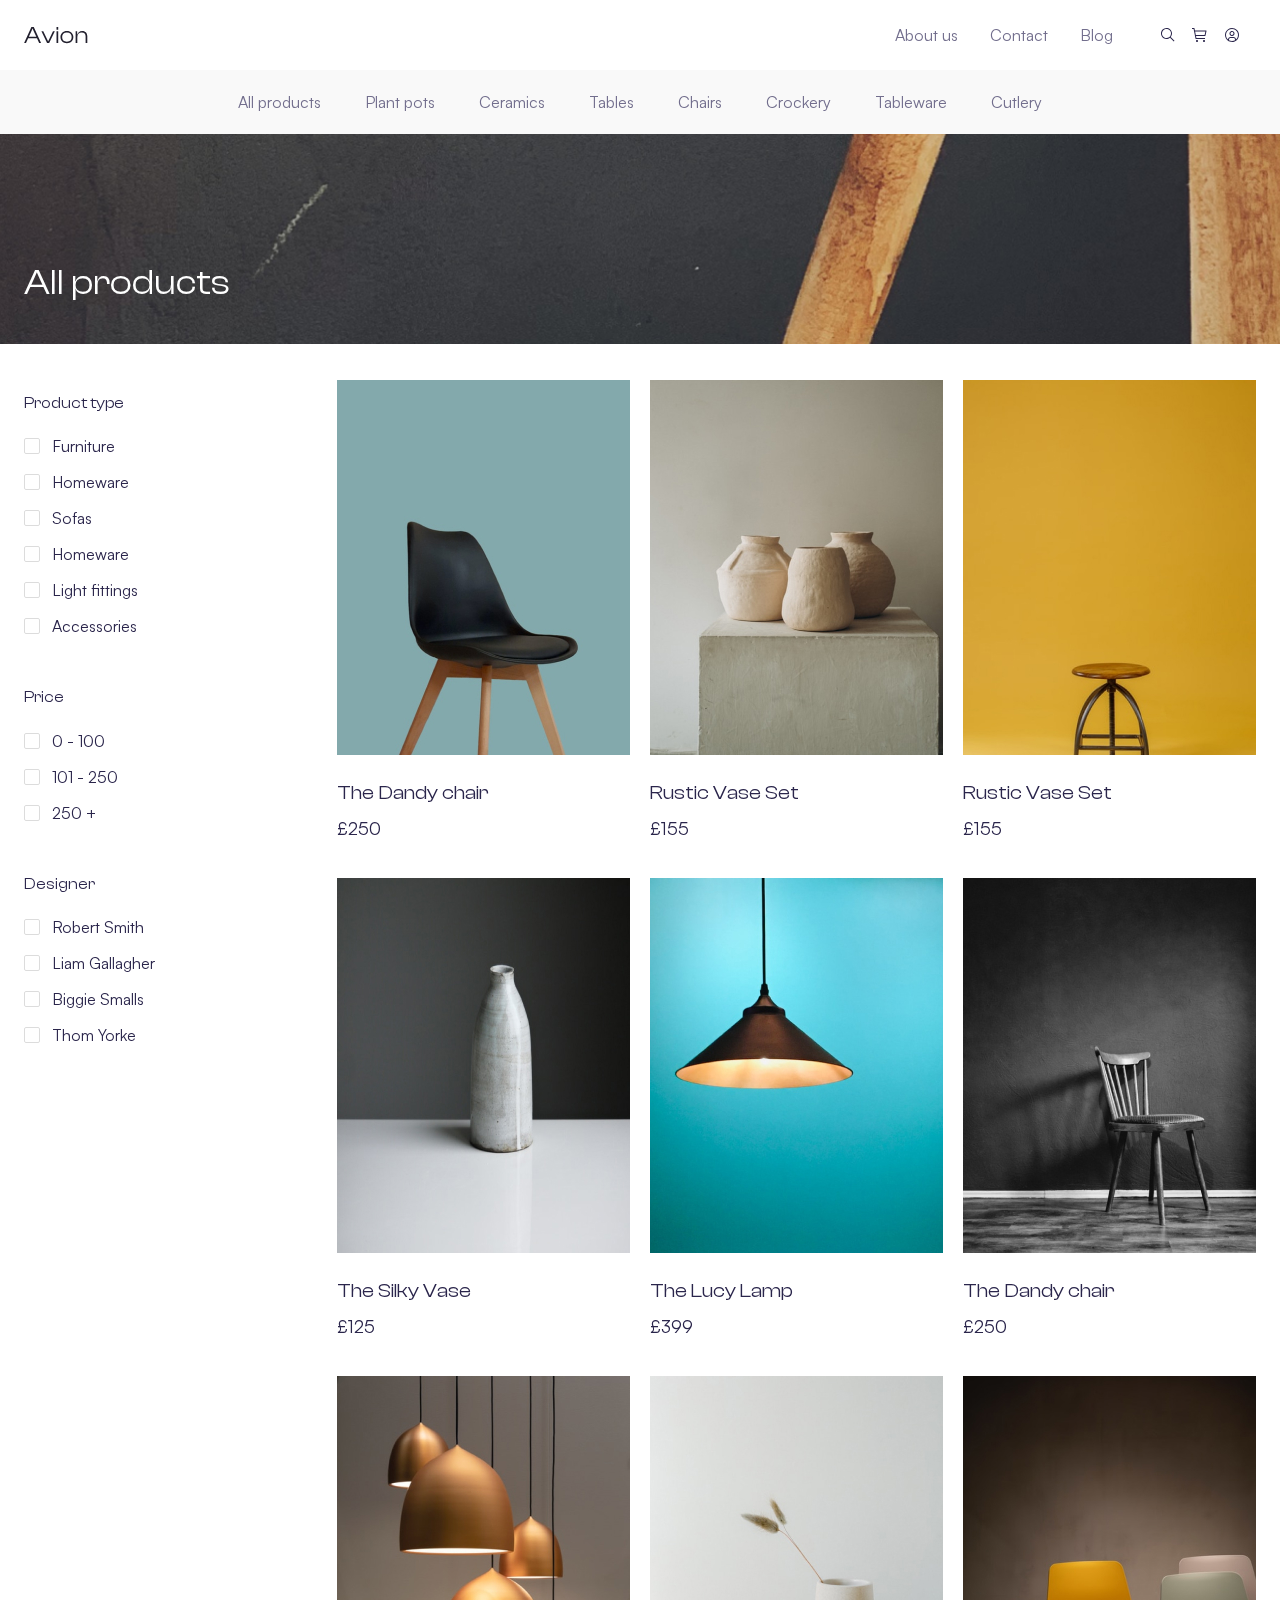
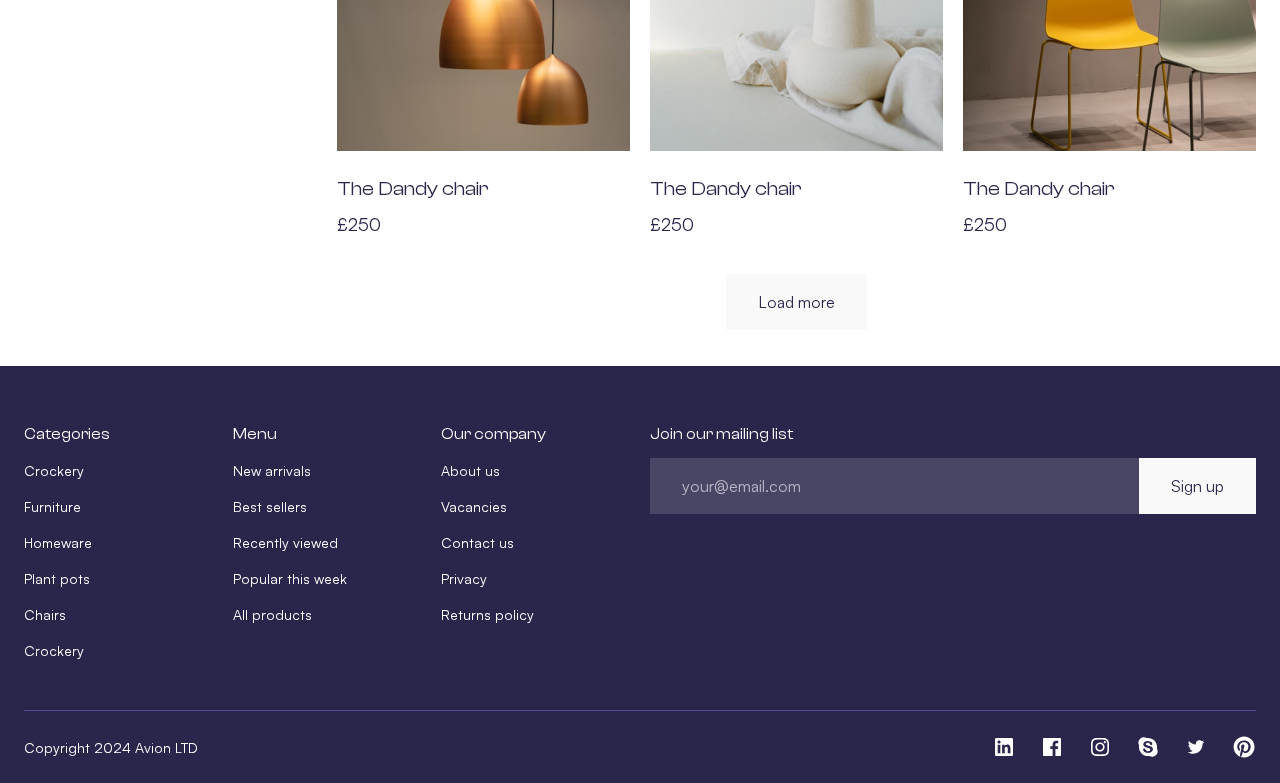
<file: catalog.html>
<!DOCTYPE html>
<html lang="en">

<head>
  <meta charset="UTF-8">
  <meta name="viewport" content="width=device-width, initial-scale=1.0">
  <title>Avion</title>
  <link href="css/style.css" rel="stylesheet">
  <script defer src="js/script.js"></script>
</head>

<body class="body">
  <header class="header">
    <div class="header__top">
      <div class="container header__container header__top-container">
        <a class="header__logo" href=".">
          <img src="img/logo.svg" alt="Logo Avion">
        </a>
        <div class="header__details">
          <ul class="list-reset header__list">
            <li class="header__item">
              <a class="header__link" href="./about.html">
                About us
              </a>
            </li>
            <li class="header__item">
              <a class="header__link" href="#">
                Contact
              </a>
            </li>
            <li class="header__item">
              <a class="header__link" href="#">
                Blog
              </a>
            </li>
          </ul>
          <ul class="list-reset header__buttons-list">
            <li class="header__buttons-item">
              <button class="btn-reset header__button" aria-label="Search">
                <svg width="16" height="16" viewBox="0 0 16 16" fill="none" xmlns="http://www.w3.org/2000/svg">
                  <rect width="16" height="16" fill="white" style="mix-blend-mode:multiply" />
                  <path
                    d="M14.5001 13.7929L10.7241 10.0169C11.6314 8.92758 12.0839 7.53038 11.9873 6.11596C11.8908 4.70153 11.2526 3.37879 10.2057 2.42288C9.15867 1.46698 7.78347 0.951515 6.36612 0.983723C4.94877 1.01593 3.5984 1.59333 2.59593 2.59581C1.59345 3.59828 1.01605 4.94865 0.983845 6.366C0.951637 7.78335 1.4671 9.15855 2.423 10.2055C3.37891 11.2525 4.70165 11.8907 6.11608 11.9872C7.5305 12.0838 8.9277 11.6313 10.017 10.7239L13.7931 14.5L14.5001 13.7929ZM2.00012 6.5C2.00012 5.60998 2.26404 4.73995 2.75851 3.99993C3.25297 3.25991 3.95578 2.68313 4.77804 2.34254C5.60031 2.00194 6.50511 1.91283 7.37802 2.08646C8.25094 2.2601 9.05276 2.68868 9.6821 3.31802C10.3114 3.94735 10.74 4.74918 10.9137 5.62209C11.0873 6.495 10.9982 7.3998 10.6576 8.22207C10.317 9.04434 9.7402 9.74714 9.00018 10.2416C8.26016 10.7361 7.39013 11 6.50012 11C5.30705 10.9987 4.16323 10.5241 3.3196 9.68052C2.47597 8.83689 2.00144 7.69306 2.00012 6.5Z" />
                </svg>
              </button>
            </li>
            <li class="header__buttons-item">
              <a class="header__button" href="./cart.html" aria-label="Cart">
                <svg width="16" height="16" viewBox="0 0 16 16" fill="none" xmlns="http://www.w3.org/2000/svg">
                  <rect width="16" height="16" fill="white" style="mix-blend-mode:multiply" />
                  <path
                    d="M5 15C5.55228 15 6 14.5523 6 14C6 13.4477 5.55228 13 5 13C4.44772 13 4 13.4477 4 14C4 14.5523 4.44772 15 5 15Z" />
                  <path
                    d="M12 15C12.5523 15 13 14.5523 13 14C13 13.4477 12.5523 13 12 13C11.4477 13 11 13.4477 11 14C11 14.5523 11.4477 15 12 15Z" />
                  <path
                    d="M14 3.50001H2.91L2.5 1.40001C2.47662 1.28537 2.41379 1.18256 2.32243 1.10947C2.23107 1.03639 2.11697 0.997651 2 1.00001H0V2.00001H1.59L3.5 11.6C3.52338 11.7146 3.58621 11.8175 3.67757 11.8905C3.76893 11.9636 3.88303 12.0024 4 12H13V11H4.41L4 9.00001H13C13.1156 9.00284 13.2286 8.96552 13.3197 8.89441C13.4109 8.8233 13.4746 8.7228 13.5 8.61001L14.5 4.11001C14.5168 4.03582 14.5164 3.95879 14.4989 3.88478C14.4814 3.81076 14.4472 3.74172 14.399 3.6829C14.3508 3.62407 14.2898 3.57703 14.2206 3.54534C14.1515 3.51364 14.076 3.49814 14 3.50001ZM12.6 8.00001H3.81L3.11 4.50001H13.375L12.6 8.00001Z" />
                </svg>
              </a>
            </li>
            <li class="header__buttons-item">
              <button class="btn-reset header__button" aria-label="Personal">
                <svg width="16" height="16" viewBox="0 0 16 16" fill="none" xmlns="http://www.w3.org/2000/svg">
                  <rect width="16" height="16" fill="white" style="mix-blend-mode:multiply" />
                  <path
                    d="M8 4C7.50555 4 7.0222 4.14662 6.61108 4.42133C6.19995 4.69603 5.87952 5.08648 5.6903 5.54329C5.50108 6.00011 5.45158 6.50277 5.54804 6.98773C5.6445 7.47268 5.88261 7.91814 6.23224 8.26777C6.58187 8.6174 7.02733 8.8555 7.51228 8.95196C7.99723 9.04843 8.4999 8.99892 8.95671 8.8097C9.41353 8.62048 9.80397 8.30005 10.0787 7.88893C10.3534 7.4778 10.5 6.99445 10.5 6.5C10.5 5.83696 10.2366 5.20107 9.76777 4.73223C9.29893 4.26339 8.66304 4 8 4ZM8 8C7.70333 8 7.41332 7.91203 7.16665 7.7472C6.91997 7.58238 6.72772 7.34811 6.61418 7.07403C6.50065 6.79994 6.47095 6.49834 6.52882 6.20736C6.5867 5.91639 6.72956 5.64912 6.93934 5.43934C7.14912 5.22956 7.4164 5.0867 7.70737 5.02882C7.99834 4.97094 8.29994 5.00065 8.57403 5.11418C8.84812 5.22771 9.08239 5.41997 9.24721 5.66664C9.41203 5.91332 9.5 6.20333 9.5 6.5C9.49955 6.89769 9.34137 7.27896 9.06017 7.56016C8.77896 7.84137 8.39769 7.99955 8 8Z" />
                  <path
                    d="M8 1C6.61553 1 5.26216 1.41054 4.11101 2.17971C2.95987 2.94888 2.06266 4.04213 1.53285 5.32122C1.00303 6.6003 0.86441 8.00776 1.13451 9.36563C1.4046 10.7235 2.07129 11.9708 3.05026 12.9497C4.02922 13.9287 5.2765 14.5954 6.63437 14.8655C7.99224 15.1356 9.3997 14.997 10.6788 14.4672C11.9579 13.9373 13.0511 13.0401 13.8203 11.889C14.5895 10.7378 15 9.38447 15 8C14.9979 6.14413 14.2597 4.36486 12.9474 3.05256C11.6351 1.74026 9.85588 1.00209 8 1ZM5 13.1882V12.5C5.00044 12.1023 5.15862 11.721 5.43983 11.4398C5.72104 11.1586 6.10231 11.0004 6.5 11H9.5C9.89769 11.0004 10.279 11.1586 10.5602 11.4398C10.8414 11.721 10.9996 12.1023 11 12.5V13.1882C10.0896 13.7199 9.05426 14 8 14C6.94574 14 5.91042 13.7199 5 13.1882ZM11.9963 12.4629C11.9863 11.807 11.7191 11.1813 11.2521 10.7206C10.7852 10.2599 10.156 10.0011 9.5 10H6.5C5.84405 10.0011 5.2148 10.2599 4.74786 10.7206C4.28093 11.1813 4.01369 11.807 4.00375 12.4629C3.09703 11.6533 2.45762 10.5873 2.17017 9.40623C1.88272 8.22513 1.9608 6.98457 2.39407 5.84883C2.82734 4.71309 3.59536 3.73573 4.59644 3.04618C5.59751 2.35663 6.78442 1.98741 8 1.98741C9.21558 1.98741 10.4025 2.35663 11.4036 3.04618C12.4046 3.73573 13.1727 4.71309 13.6059 5.84883C14.0392 6.98457 14.1173 8.22513 13.8298 9.40623C13.5424 10.5873 12.903 11.6533 11.9963 12.4629Z" />
                </svg>
              </button>
            </li>
            <li class="header__buttons-item">
              <button class="btn-reset burger" aria-label="Search">
                <span class="burger__line"></span>
                <span class="burger__line"></span>
                <span class="burger__line"></span>
                <span class="burger__line"></span>
              </button>
            </li>
          </ul>
        </div>
      </div>
    </div>
    <div class="header__bottom">
      <div class="container header__container header__bottom-container">
        <nav class="nav">
          <ul class="list-reset nav__list">
            <li class="nav__item">
              <a class="nav__link" href="./catalog.html">All products</a>
            </li>
            <li class="nav__item">
              <a class="nav__link" href="#">Plant pots</a>
            </li>
            <li class="nav__item">
              <a class="nav__link" href="#">Ceramics</a>
            </li>
            <li class="nav__item">
              <a class="nav__link" href="#">Tables</a>
            </li>
            <li class="nav__item">
              <a class="nav__link" href="#">Chairs</a>
            </li>
            <li class="nav__item">
              <a class="nav__link" href="#">Crockery</a>
            </li>
            <li class="nav__item">
              <a class="nav__link" href="#">Tableware</a>
            </li>
            <li class="nav__item">
              <a class="nav__link" href="#">Cutlery</a>
            </li>
          </ul>
        </nav>
      </div>
    </div>
  </header>

  <main>
    <section class="inner-hero inner-hero--all">
      <div class="container">
        <div class="inner-hero__content">
          <h1 class="inner-hero__title">
            All products
          </h1>
        </div>
      </div>
    </section>

    <section class="catalog">
      <h2 class="catalog__title visually-hidden">Catalog</h2>
      <div class="container">
        <div class="grid catalog__content">
          <div class="catalog__column">
            <button class="btn-reset btn btn--theme-light btn--with-icon catalog__mobile-btn">
              Filters
              <svg width="17" height="16" viewBox="0 0 17 16" fill="none" xmlns="http://www.w3.org/2000/svg">
                <path d="M12.5 6L8.5 11L4.5 6H12.5Z" fill="currentColor"/>
              </svg>                
            </button>
            <div class="filters">
              <div class="filters__item">
                <h3 class="filters__title">Product type</h3>
                <div class="filters__content">
                  <label class="custom-checkbox">
                    <input class="custom-checkbox__input" type="checkbox" name="product">
                    <span class="custom-checkbox__icon"></span>
                    <span class="custom-checkbox__text">Furniture</span>
                  </label>
                  <label class="custom-checkbox">
                    <input class="custom-checkbox__input" type="checkbox" name="product">
                    <span class="custom-checkbox__icon"></span>
                    <span class="custom-checkbox__text">Homeware</span>
                  </label>
                  <label class="custom-checkbox">
                    <input class="custom-checkbox__input" type="checkbox" name="product">
                    <span class="custom-checkbox__icon"></span>
                    <span class="custom-checkbox__text">Sofas</span>
                  </label>
                  <label class="custom-checkbox">
                    <input class="custom-checkbox__input" type="checkbox" name="product">
                    <span class="custom-checkbox__icon"></span>
                    <span class="custom-checkbox__text">Homeware</span>
                  </label>
                  <label class="custom-checkbox">
                    <input class="custom-checkbox__input" type="checkbox" name="product">
                    <span class="custom-checkbox__icon"></span>
                    <span class="custom-checkbox__text">Light fittings</span>
                  </label>
                  <label class="custom-checkbox">
                    <input class="custom-checkbox__input" type="checkbox" name="product">
                    <span class="custom-checkbox__icon"></span>
                    <span class="custom-checkbox__text">Accessories</span>
                  </label>
                </div>
              </div>

              <div class="filters__item">
                <h3 class="filters__title">Price</h3>
                <div class="filters__content">
                  <label class="custom-checkbox">
                    <input class="custom-checkbox__input" type="checkbox" name="price">
                    <span class="custom-checkbox__icon"></span>
                    <span class="custom-checkbox__text">0 - 100</span>
                  </label>
                  <label class="custom-checkbox">
                    <input class="custom-checkbox__input" type="checkbox" name="price">
                    <span class="custom-checkbox__icon"></span>
                    <span class="custom-checkbox__text">101 - 250</span>
                  </label>
                  <label class="custom-checkbox">
                    <input class="custom-checkbox__input" type="checkbox" name="price">
                    <span class="custom-checkbox__icon"></span>
                    <span class="custom-checkbox__text">250 +</span>
                  </label>
                </div>
              </div>

              <div class="filters__item">
                <h3 class="filters__title">Designer</h3>
                <div class="filters__content">
                  <label class="custom-checkbox">
                    <input class="custom-checkbox__input" type="checkbox" name="designer">
                    <span class="custom-checkbox__icon"></span>
                    <span class="custom-checkbox__text">Robert Smith</span>
                  </label>
                  <label class="custom-checkbox">
                    <input class="custom-checkbox__input" type="checkbox" name="designer">
                    <span class="custom-checkbox__icon"></span>
                    <span class="custom-checkbox__text">Liam Gallagher</span>
                  </label>
                  <label class="custom-checkbox">
                    <input class="custom-checkbox__input" type="checkbox" name="designer">
                    <span class="custom-checkbox__icon"></span>
                    <span class="custom-checkbox__text">Biggie Smalls</span>
                  </label>
                  <label class="custom-checkbox">
                    <input class="custom-checkbox__input" type="checkbox" name="designer">
                    <span class="custom-checkbox__icon"></span>
                    <span class="custom-checkbox__text">Thom Yorke</span>
                  </label>
                </div>
              </div>
            </div>
          </div>
          <div class="catalog__products">
            <ul class="list-reset catalog__list">
              <li class="catalog__item">
                <article class="product">
                  <div class="product__top">
                    <img class="product__image" src="img/product-1.jpg" srcset="img/product-1@2x.jpg 2x" aria-hidden="true" width="305" height="375" loading="lazy" alt="">
                  </div>
                  <div class="product__content">
                    <h3 class="product__title">
                      <a class="product__link" href="#">The Dandy chair</a>
                    </h3>
                    <span class="product__price">£250</span>
                  </div>
                </article>
              </li>
              <li class="catalog__item">
                <article class="product">
                  <div class="product__top">
                    <img class="product__image" src="img/product-2.jpg" srcset="img/product-2@2x.jpg 2x" aria-hidden="true" width="305" height="375" loading="lazy" alt="">
                  </div>
                  <div class="product__content">
                    <h3 class="product__title">
                      <a class="product__link" href="#">Rustic Vase Set</a>
                    </h3>
                    <span class="product__price">£155</span>
                  </div>
                </article>
              </li>
              <li class="catalog__item">
                <article class="product">
                  <div class="product__top">
                    <img class="product__image" src="img/product-8.jpg" srcset="img/product-8@2x.jpg 2x" aria-hidden="true" width="305" height="375" loading="lazy" alt="">
                  </div>
                  <div class="product__content">
                    <h3 class="product__title">
                      <a class="product__link" href="#">Rustic Vase Set</a>
                    </h3>
                    <span class="product__price">£155</span>
                  </div>
                </article>
              </li>
              <li class="catalog__item">
                <article class="product">
                  <div class="product__top">
                    <img class="product__image" src="img/product-3.jpg" srcset="img/product-3@2x.jpg 2x" aria-hidden="true" width="305" height="375" loading="lazy" alt="">
                  </div>
                  <div class="product__content">
                    <h3 class="product__title">
                      <a class="product__link" href="#">The Silky Vase</a>
                    </h3>
                    <span class="product__price">£125</span>
                  </div>
                </article>
              </li>
              <li class="catalog__item">
                <article class="product">
                  <div class="product__top">
                    <img class="product__image" src="img/product-4.jpg" srcset="img/product-4@2x.jpg 2x" aria-hidden="true" width="305" height="375" loading="lazy" alt="">
                  </div>
                  <div class="product__content">
                    <h3 class="product__title">
                      <a class="product__link" href="#">The Lucy Lamp</a>
                    </h3>
                    <span class="product__price">£399</span>
                  </div>
                </article>
              </li>
              <li class="catalog__item">
                <article class="product">
                  <div class="product__top">
                    <img class="product__image" src="img/product-7.jpg" srcset="img/product-7@2x.jpg 2x" aria-hidden="true" width="305" height="375" loading="lazy" alt="">
                  </div>
                  <div class="product__content">
                    <h3 class="product__title">
                      <a class="product__link" href="#">The Dandy chair</a>
                    </h3>
                    <span class="product__price">£250</span>
                  </div>
                </article>
              </li>
              <li class="catalog__item">
                <article class="product">
                  <div class="product__top">
                    <img class="product__image" src="img/product-9.jpg" srcset="img/product-9@2x.jpg 2x" aria-hidden="true" width="305" height="375" loading="lazy" alt="">
                  </div>
                  <div class="product__content">
                    <h3 class="product__title">
                      <a class="product__link" href="#">The Dandy chair</a>
                    </h3>
                    <span class="product__price">£250</span>
                  </div>
                </article>
              </li>
              <li class="catalog__item">
                <article class="product">
                  <div class="product__top">
                    <img class="product__image" src="img/product-10.jpg" srcset="img/product-10@2x.jpg 2x" aria-hidden="true" width="305" height="375" loading="lazy" alt="">
                  </div>
                  <div class="product__content">
                    <h3 class="product__title">
                      <a class="product__link" href="#">The Dandy chair</a>
                    </h3>
                    <span class="product__price">£250</span>
                  </div>
                </article>
              </li>
              <li class="catalog__item">
                <article class="product">
                  <div class="product__top">
                    <img class="product__image" src="img/product-11.jpg" srcset="img/product-11@2x.jpg 2x" aria-hidden="true" width="305" height="375" loading="lazy" alt="">
                  </div>
                  <div class="product__content">
                    <h3 class="product__title">
                      <a class="product__link" href="#">The Dandy chair</a>
                    </h3>
                    <span class="product__price">£250</span>
                  </div>
                </article>
              </li>
            </ul>
            <div class="centered">
              <button class="btn btn-reset btn--theme-light catalog__btn">Load more</button>
            </div>
          </div>
        </div>
      </div>
    </section>
  </main>

  <footer class="footer">
    <div class="container">
      <div class="footer__top grid">
        <div class="footer__column footer__column--menu">
          <h2 class="footer__title">Menu</h2>
          <ul class="list-reset footer__list">
            <li class="footer__item">
              <a class="footer__link" href="#">New arrivals</a>
            </li>
            <li class="footer__item">
              <a class="footer__link" href="#">Best sellers</a>
            </li>
            <li class="footer__item">
              <a class="footer__link" href="#">Recently viewed</a>
            </li>
            <li class="footer__item">
              <a class="footer__link" href="#">Popular this week</a>
            </li>
            <li class="footer__item">
              <a class="footer__link" href="./catalog.html">All products</a>
            </li>
          </ul>
        </div>

        <div class="footer__column footer__column--categories">
          <h2 class="footer__title">Categories</h2>
          <ul class="list-reset footer__list">
            <li class="footer__item">
              <a class="footer__link" href="#">Crockery</a>
            </li>
            <li class="footer__item">
              <a class="footer__link" href="#">Furniture</a>
            </li>
            <li class="footer__item">
              <a class="footer__link" href="#">Homeware</a>
            </li>
            <li class="footer__item">
              <a class="footer__link" href="#">Plant pots</a>
            </li>
            <li class="footer__item">
              <a class="footer__link" href="#">Chairs</a>
            </li>
            <li class="footer__item">
              <a class="footer__link" href="#">Crockery</a>
            </li>
          </ul>
        </div>

        <div class="footer__column footer__column--company">
          <h2 class="footer__title">Our company</h2>
          <ul class="list-reset footer__list">
            <li class="footer__item">
              <a class="footer__link" href="#">About us</a>
            </li>
            <li class="footer__item">
              <a class="footer__link" href="#">Vacancies</a>
            </li>
            <li class="footer__item">
              <a class="footer__link" href="#">Contact us</a>
            </li>
            <li class="footer__item">
              <a class="footer__link" href="#">Privacy</a>
            </li>
            <li class="footer__item">
              <a class="footer__link" href="#">Returns policy</a>
            </li>
          </ul>
        </div>

        <div class="footer__column footer__column--big">
          <h3 class="footer__title">Join our mailing list</h3>
          <form class="form footer__form" action="#" method="post">
            <input class="form__input form__input--dark form__input--flex" type="email" name="email" placeholder="your@email.com" required>
            <button class="btn btn-reset btn--theme-light form__btn" type="submit">Sign up</button>
          </form>
        </div>
      </div>

      <div class="footer__bottom">
        <span class="footer__copyright">
          Copyright 2024 Avion LTD
        </span>
        <ul class="list-reset footer__social social">
          <li class="social__item">
            <a class="social__link" href="#" target="_blank">
              <svg width="24" height="24" viewBox="0 0 24 24" fill="none" xmlns="http://www.w3.org/2000/svg">
                <rect width="24" height="24" fill="white" style="mix-blend-mode:multiply"/>
                <path d="M19.65 3H4.35C3.6 3 3 3.6 3 4.275V19.65C3 20.325 3.6 20.925 4.35 20.925H19.65C20.4 20.925 21 20.325 21 19.65V4.275C21 3.6 20.4 3 19.65 3ZM8.325 18.3H5.7V9.75H8.325V18.3ZM7.05 8.55C6.225 8.55 5.475 7.875 5.475 6.975C5.475 6.075 6.15 5.4 7.05 5.4C7.875 5.4 8.625 6.075 8.625 6.975C8.625 7.875 7.875 8.55 7.05 8.55ZM18.375 18.225H15.75V14.025C15.75 13.05 15.75 11.7 14.325 11.7C12.9 11.7 12.75 12.825 12.75 13.875V18.15H10.125V9.75H12.6V10.875H12.675C13.05 10.2 13.95 9.45 15.225 9.45C17.925 9.45 18.45 11.25 18.45 13.575V18.225H18.375Z"/>
              </svg>                
            </a>
          </li>
          <li class="social__item">
            <a class="social__link" href="#" target="_blank">
              <svg width="24" height="24" viewBox="0 0 24 24" fill="none" xmlns="http://www.w3.org/2000/svg">
                <rect width="24" height="24" fill="white" style="mix-blend-mode:multiply"/>
                <path d="M20.0025 3H3.9975C3.73355 3.00196 3.48097 3.10769 3.29433 3.29433C3.10769 3.48097 3.00196 3.73355 3 3.9975V20.0025C3.00196 20.2664 3.10769 20.519 3.29433 20.7057C3.48097 20.8923 3.73355 20.998 3.9975 21H12.615V14.04H10.275V11.3175H12.615V9.315C12.615 6.99 14.0325 5.7225 16.1175 5.7225C16.815 5.7225 17.5125 5.7225 18.21 5.8275V8.25H16.7775C15.645 8.25 15.4275 8.79 15.4275 9.5775V11.31H18.1275L17.775 14.0325H15.4275V21H20.0025C20.2664 20.998 20.519 20.8923 20.7057 20.7057C20.8923 20.519 20.998 20.2664 21 20.0025V3.9975C20.998 3.73355 20.8923 3.48097 20.7057 3.29433C20.519 3.10769 20.2664 3.00196 20.0025 3Z"/>
              </svg>                
            </a>
          </li>
          <li class="social__item">
            <a class="social__link" href="#" target="_blank">
              <svg width="24" height="24" viewBox="0 0 24 24" fill="none" xmlns="http://www.w3.org/2000/svg">
                <rect width="24" height="24" fill="white" style="mix-blend-mode:multiply"/>
                <path d="M16.8042 8.2758C17.4007 8.2758 17.8842 7.79227 17.8842 7.1958C17.8842 6.59933 17.4007 6.1158 16.8042 6.1158C16.2077 6.1158 15.7242 6.59933 15.7242 7.1958C15.7242 7.79227 16.2077 8.2758 16.8042 8.2758Z"/>
                <path d="M12 7.37835C11.0859 7.37835 10.1924 7.64941 9.43235 8.15724C8.67232 8.66507 8.07995 9.38688 7.73015 10.2314C7.38035 11.0759 7.28883 12.0051 7.46715 12.9016C7.64548 13.7982 8.08565 14.6217 8.732 15.268C9.37835 15.9144 10.2018 16.3545 11.0984 16.5328C11.9949 16.7112 12.9241 16.6196 13.7686 16.2698C14.6131 15.92 15.3349 15.3277 15.8428 14.5677C16.3506 13.8076 16.6217 12.9141 16.6217 12C16.6217 10.7743 16.1347 9.59873 15.268 8.732C14.4013 7.86527 13.2257 7.37835 12 7.37835ZM12 15C11.4067 15 10.8266 14.8241 10.3333 14.4944C9.83994 14.1648 9.45542 13.6962 9.22836 13.1481C9.0013 12.5999 8.94189 11.9967 9.05764 11.4147C9.1734 10.8328 9.45912 10.2982 9.87868 9.87868C10.2982 9.45912 10.8328 9.1734 11.4147 9.05764C11.9967 8.94189 12.5999 9.0013 13.1481 9.22836C13.6962 9.45542 14.1648 9.83994 14.4944 10.3333C14.8241 10.8266 15 11.4067 15 12C15 12.7956 14.6839 13.5587 14.1213 14.1213C13.5587 14.6839 12.7956 15 12 15Z"/>
                <path d="M12 4.62165C14.4031 4.62165 14.6878 4.6308 15.6368 4.67415C16.2075 4.68094 16.7728 4.78577 17.308 4.98405C17.6961 5.13381 18.0486 5.36316 18.3428 5.65732C18.6369 5.95149 18.8663 6.30398 19.016 6.6921C19.2143 7.22731 19.3191 7.79261 19.3259 8.36333C19.3692 9.3123 19.3784 9.597 19.3784 12.0001C19.3784 14.4031 19.3693 14.6878 19.3259 15.6368C19.3191 16.2075 19.2143 16.7728 19.016 17.3081C18.8663 17.6962 18.6369 18.0487 18.3428 18.3428C18.0486 18.637 17.6961 18.8663 17.308 19.0161C16.7728 19.2144 16.2075 19.3192 15.6368 19.326C14.6879 19.3693 14.4033 19.3785 12 19.3785C9.5967 19.3785 9.31215 19.3694 8.36325 19.326C7.79253 19.3192 7.22723 19.2144 6.69202 19.0161C6.3039 18.8663 5.95142 18.637 5.65725 18.3428C5.36308 18.0487 5.13374 17.6962 4.98397 17.3081C4.78569 16.7728 4.68087 16.2075 4.67408 15.6368C4.6308 14.6878 4.62157 14.4031 4.62157 12.0001C4.62157 9.597 4.63072 9.3123 4.67408 8.36333C4.68087 7.79261 4.78569 7.22731 4.98397 6.6921C5.13373 6.30396 5.36307 5.95146 5.65724 5.65728C5.95141 5.3631 6.30389 5.13375 6.69202 4.98397C7.22723 4.78569 7.79253 4.68087 8.36325 4.67408C9.31222 4.6308 9.59693 4.62165 12 4.62165ZM12 3C9.55575 3 9.24922 3.01035 8.2893 3.05415C7.54279 3.06914 6.80422 3.21059 6.105 3.4725C5.50705 3.70374 4.96401 4.05735 4.51068 4.51068C4.05735 4.96401 3.70374 5.50705 3.4725 6.105C3.21055 6.80434 3.06909 7.54304 3.05415 8.28968C3.01035 9.24923 3 9.55575 3 12C3 14.4443 3.01035 14.7508 3.05415 15.7107C3.0691 16.4573 3.21056 17.196 3.4725 17.8954C3.70374 18.4933 4.05735 19.0364 4.51068 19.4897C4.96401 19.943 5.50705 20.2966 6.105 20.5279C6.80434 20.7898 7.54304 20.9313 8.28968 20.9462C9.24923 20.9897 9.55575 21 12 21C14.4443 21 14.7508 20.9896 15.7107 20.9459C16.4573 20.9309 17.196 20.7894 17.8954 20.5275C18.4933 20.2963 19.0364 19.9426 19.4897 19.4893C19.943 19.036 20.2966 18.493 20.5279 17.895C20.7898 17.1957 20.9313 16.457 20.9462 15.7103C20.9897 14.7508 21 14.4443 21 12C21 9.55575 20.9896 9.24922 20.9459 8.2893C20.9309 7.54279 20.7894 6.80422 20.5275 6.105C20.2962 5.50712 19.9426 4.96415 19.4893 4.51089C19.0359 4.05763 18.4929 3.70407 17.895 3.47287C17.1957 3.21093 16.457 3.06948 15.7103 3.05453C14.7508 3.01035 14.4443 3 12 3Z"/>
              </svg>                
            </a>
          </li>
          <li class="social__item">
            <a class="social__link" href="#" target="_blank">
              <svg width="24" height="24" viewBox="0 0 24 24" fill="none" xmlns="http://www.w3.org/2000/svg">
                <rect width="24" height="24" fill="white" style="mix-blend-mode:multiply"/>
                <path d="M20.9321 13.4102C21.0078 12.944 21.0454 12.4724 21.0446 12.0002C21.0446 9.60129 20.0917 7.30066 18.3954 5.60439C16.6992 3.90813 14.3985 2.95517 11.9996 2.95517C11.5274 2.95444 11.0558 2.99207 10.5896 3.06768C9.5442 2.44143 8.3195 2.18241 7.11002 2.33174C5.90054 2.48107 4.77563 3.0302 3.9139 3.89193C3.05218 4.75365 2.50305 5.87857 2.35371 7.08805C2.20438 8.29753 2.4634 9.52223 3.08965 10.5677C3.00527 11.0406 2.96012 11.5198 2.95465 12.0002C2.95465 14.3991 3.9076 16.6997 5.60387 18.396C7.30013 20.0922 9.60076 21.0452 11.9996 21.0452C12.4719 21.0459 12.9435 21.0083 13.4096 20.9327C14.4551 21.5589 15.6798 21.8179 16.8893 21.6686C18.0987 21.5193 19.2237 20.9701 20.0854 20.1084C20.9471 19.2467 21.4962 18.1218 21.6456 16.9123C21.7949 15.7028 21.5359 14.4781 20.9096 13.4327L20.9321 13.4102ZM16.2971 16.1102C15.8738 16.6955 15.2904 17.146 14.6171 17.4077C13.7864 17.7337 12.8993 17.8917 12.0071 17.8727C10.9687 17.9161 9.93554 17.7023 8.99965 17.2502C8.45401 16.9569 7.9861 16.5378 7.63465 16.0277C7.31271 15.5919 7.12974 15.0691 7.10965 14.5277C7.10886 14.3872 7.13709 14.2481 7.19259 14.119C7.24808 13.9899 7.32964 13.8737 7.43215 13.7777C7.65931 13.5843 7.95174 13.4851 8.24965 13.5002C8.49861 13.4955 8.74092 13.5807 8.93215 13.7402C9.14146 13.936 9.3031 14.1772 9.40465 14.4452C9.53477 14.7584 9.70088 15.0554 9.89965 15.3302C10.0977 15.5839 10.3554 15.7848 10.6496 15.9152C11.0494 16.0867 11.4826 16.1661 11.9171 16.1477C12.5361 16.1777 13.1492 16.0152 13.6721 15.6827C13.8728 15.5651 14.0397 15.3977 14.1567 15.1966C14.2736 14.9956 14.3367 14.7677 14.3396 14.5352C14.3461 14.3723 14.3181 14.2099 14.2573 14.0587C14.1966 13.9075 14.1045 13.7708 13.9871 13.6577C13.7201 13.4116 13.399 13.2318 13.0496 13.1327C12.6596 13.0052 12.1421 12.8777 11.4896 12.7352C10.7403 12.5607 10.0094 12.3146 9.30715 12.0002C8.75457 11.7737 8.26732 11.4128 7.88965 10.9502C7.53144 10.4734 7.34628 9.88877 7.36465 9.29268C7.35859 8.68668 7.55379 8.0958 7.91965 7.61267C8.33754 7.09349 8.89405 6.7034 9.52465 6.48767C10.322 6.22284 11.1599 6.10096 11.9996 6.12768C12.6567 6.11605 13.3117 6.20457 13.9421 6.39018C14.4369 6.53708 14.9016 6.77071 15.3146 7.08017C15.6397 7.3243 15.9104 7.63334 16.1096 7.98767C16.2718 8.2739 16.3595 8.59626 16.3646 8.92518C16.3637 9.06539 16.3347 9.20399 16.2793 9.3328C16.2239 9.46161 16.1433 9.57803 16.0421 9.67518C15.9401 9.78577 15.8159 9.87364 15.6776 9.93308C15.5394 9.99252 15.3901 10.0222 15.2396 10.0202C14.9984 10.0389 14.7592 9.9637 14.5721 9.81018C14.3753 9.62055 14.2107 9.40017 14.0846 9.15768C13.8989 8.77542 13.6298 8.43969 13.2971 8.17517C12.8606 7.90304 12.3468 7.78183 11.8346 7.83017C11.309 7.80801 10.7881 7.93824 10.3346 8.20517C10.1699 8.29312 10.0309 8.42227 9.93096 8.58C9.83106 8.73774 9.77376 8.91869 9.76465 9.10518C9.75871 9.30894 9.82514 9.50822 9.95215 9.66768C10.1017 9.84099 10.2856 9.98144 10.4921 10.0802C10.7121 10.194 10.9434 10.2845 11.1821 10.3502C11.4221 10.4177 11.8121 10.5152 12.3596 10.6427C13.0496 10.7927 13.6646 10.9577 14.2271 11.1377C14.7303 11.291 15.2098 11.5131 15.6521 11.7977C16.038 12.0417 16.3554 12.3798 16.5746 12.7802C16.7975 13.2369 16.9008 13.7427 16.8746 14.2502C16.8814 14.9153 16.6794 15.5658 16.2971 16.1102Z"/>
              </svg>                
            </a>
          </li>
          <li class="social__item">
            <a class="social__link" href="#" target="_blank">
              <svg width="24" height="24" viewBox="0 0 24 24" fill="none" xmlns="http://www.w3.org/2000/svg">
                <rect width="24" height="24" fill="white" style="mix-blend-mode:multiply"/>
                <path d="M8.94 18.705C10.2069 18.713 11.4627 18.4693 12.6346 17.9882C13.8066 17.507 14.8714 16.798 15.7672 15.9022C16.663 15.0064 17.3721 13.9416 17.8532 12.7696C18.3343 11.5977 18.578 10.3418 18.57 9.07499C18.57 8.92499 18.57 8.78249 18.57 8.63249C19.2267 8.15136 19.7951 7.56012 20.25 6.88499C19.6316 7.15544 18.9773 7.3348 18.3075 7.41749C19.0177 6.99432 19.5506 6.32824 19.8075 5.54249C19.1456 5.93957 18.4199 6.21871 17.6625 6.36749C17.1524 5.82401 16.4775 5.46378 15.7421 5.34253C15.0067 5.22128 14.2518 5.34576 13.5943 5.69673C12.9368 6.04769 12.4132 6.60557 12.1047 7.28405C11.7962 7.96252 11.7198 8.72376 11.8875 9.44999C10.542 9.38395 9.22553 9.03525 8.02377 8.42662C6.822 7.81798 5.7619 6.96305 4.9125 5.91749C4.48419 6.66087 4.35437 7.53923 4.54932 8.37473C4.74427 9.21023 5.24942 9.94043 5.9625 10.4175C5.43646 10.3972 4.92259 10.2533 4.4625 9.99749V10.035C4.45783 10.8119 4.71954 11.5669 5.20403 12.1742C5.68851 12.7815 6.3665 13.2044 7.125 13.3725C6.63573 13.5041 6.12322 13.5246 5.625 13.4325C5.84459 14.095 6.26376 14.6734 6.82503 15.0883C7.38631 15.5032 8.06219 15.7344 8.76 15.75C7.56691 16.7104 6.08407 17.239 4.5525 17.25C4.28396 17.2422 4.01606 17.2197 3.75 17.1825C5.30022 18.1702 7.1019 18.6909 8.94 18.6825"/>
              </svg>                
            </a>
          </li>
          <li class="social__item">
            <a class="social__link" href="#" target="_blank">
              <svg width="24" height="24" viewBox="0 0 24 24" fill="none" xmlns="http://www.w3.org/2000/svg">
                <rect width="24" height="24" fill="white" style="mix-blend-mode:multiply"/>
                <path d="M11.9998 1.5C9.56549 1.51658 7.21257 2.37849 5.34356 3.93828C3.47455 5.49807 2.20559 7.65882 1.75375 10.0509C1.30192 12.443 1.69529 14.9177 2.86657 17.0518C4.03785 19.1858 5.91426 20.8466 8.1748 21.75C8.02287 20.7558 8.02287 19.7442 8.1748 18.75L9.4123 13.5C9.21646 13.0245 9.11949 12.5142 9.1273 12C9.1273 10.545 9.9748 9.45 11.0248 9.45C11.215 9.44714 11.4036 9.48543 11.5776 9.56224C11.7517 9.63906 11.9071 9.75258 12.0331 9.89504C12.1592 10.0375 12.253 10.2055 12.3081 10.3876C12.3632 10.5697 12.3783 10.7615 12.3523 10.95C12.3523 11.85 11.7823 13.2 11.4823 14.445C11.4177 14.6772 11.4101 14.9215 11.4599 15.1573C11.5098 15.3931 11.6157 15.6133 11.7688 15.7995C11.9218 15.9857 12.1175 16.1322 12.3391 16.2267C12.5608 16.3212 12.802 16.361 13.0423 16.3425C14.9023 16.3425 16.3423 14.37 16.3423 11.535C16.361 10.9589 16.2594 10.3853 16.044 9.85061C15.8287 9.31598 15.5042 8.8321 15.0914 8.42986C14.6786 8.02762 14.1864 7.71584 13.6464 7.51442C13.1063 7.31299 12.5302 7.22634 11.9548 7.26C11.3405 7.23361 10.7272 7.33216 10.152 7.54966C9.5769 7.76717 9.05188 8.09912 8.60875 8.52542C8.16563 8.95172 7.81361 9.46351 7.57401 10.0298C7.33441 10.5961 7.21221 11.2051 7.2148 11.82C7.20646 12.6766 7.46895 13.5139 7.9648 14.2125C8.00086 14.2526 8.02654 14.3009 8.03962 14.3532C8.05269 14.4055 8.05275 14.4602 8.0398 14.5125C7.9573 14.8425 7.7773 15.5625 7.7473 15.705C7.7173 15.8475 7.5898 15.9375 7.3948 15.8475C6.0823 15.2325 5.2648 13.32 5.2648 11.775C5.2648 8.4675 7.6723 5.4225 12.2023 5.4225C15.8398 5.4225 18.6748 8.0175 18.6748 11.49C18.6748 15.105 16.4248 18.015 13.2223 18.015C12.7528 18.0313 12.2867 17.9301 11.8662 17.7206C11.4458 17.511 11.0844 17.1997 10.8148 16.815L10.1623 19.3125C9.84951 20.2831 9.41077 21.2085 8.8573 22.065C9.87714 22.3664 10.9364 22.513 11.9998 22.5C14.7846 22.5 17.4553 21.3938 19.4244 19.4246C21.3936 17.4555 22.4998 14.7848 22.4998 12C22.4998 9.21523 21.3936 6.54451 19.4244 4.57538C17.4553 2.60625 14.7846 1.5 11.9998 1.5Z"/>
              </svg>                               
            </a>
          </li>
        </ul>
      </div>
    </div>
  </footer>
</body>


</html>
</file>
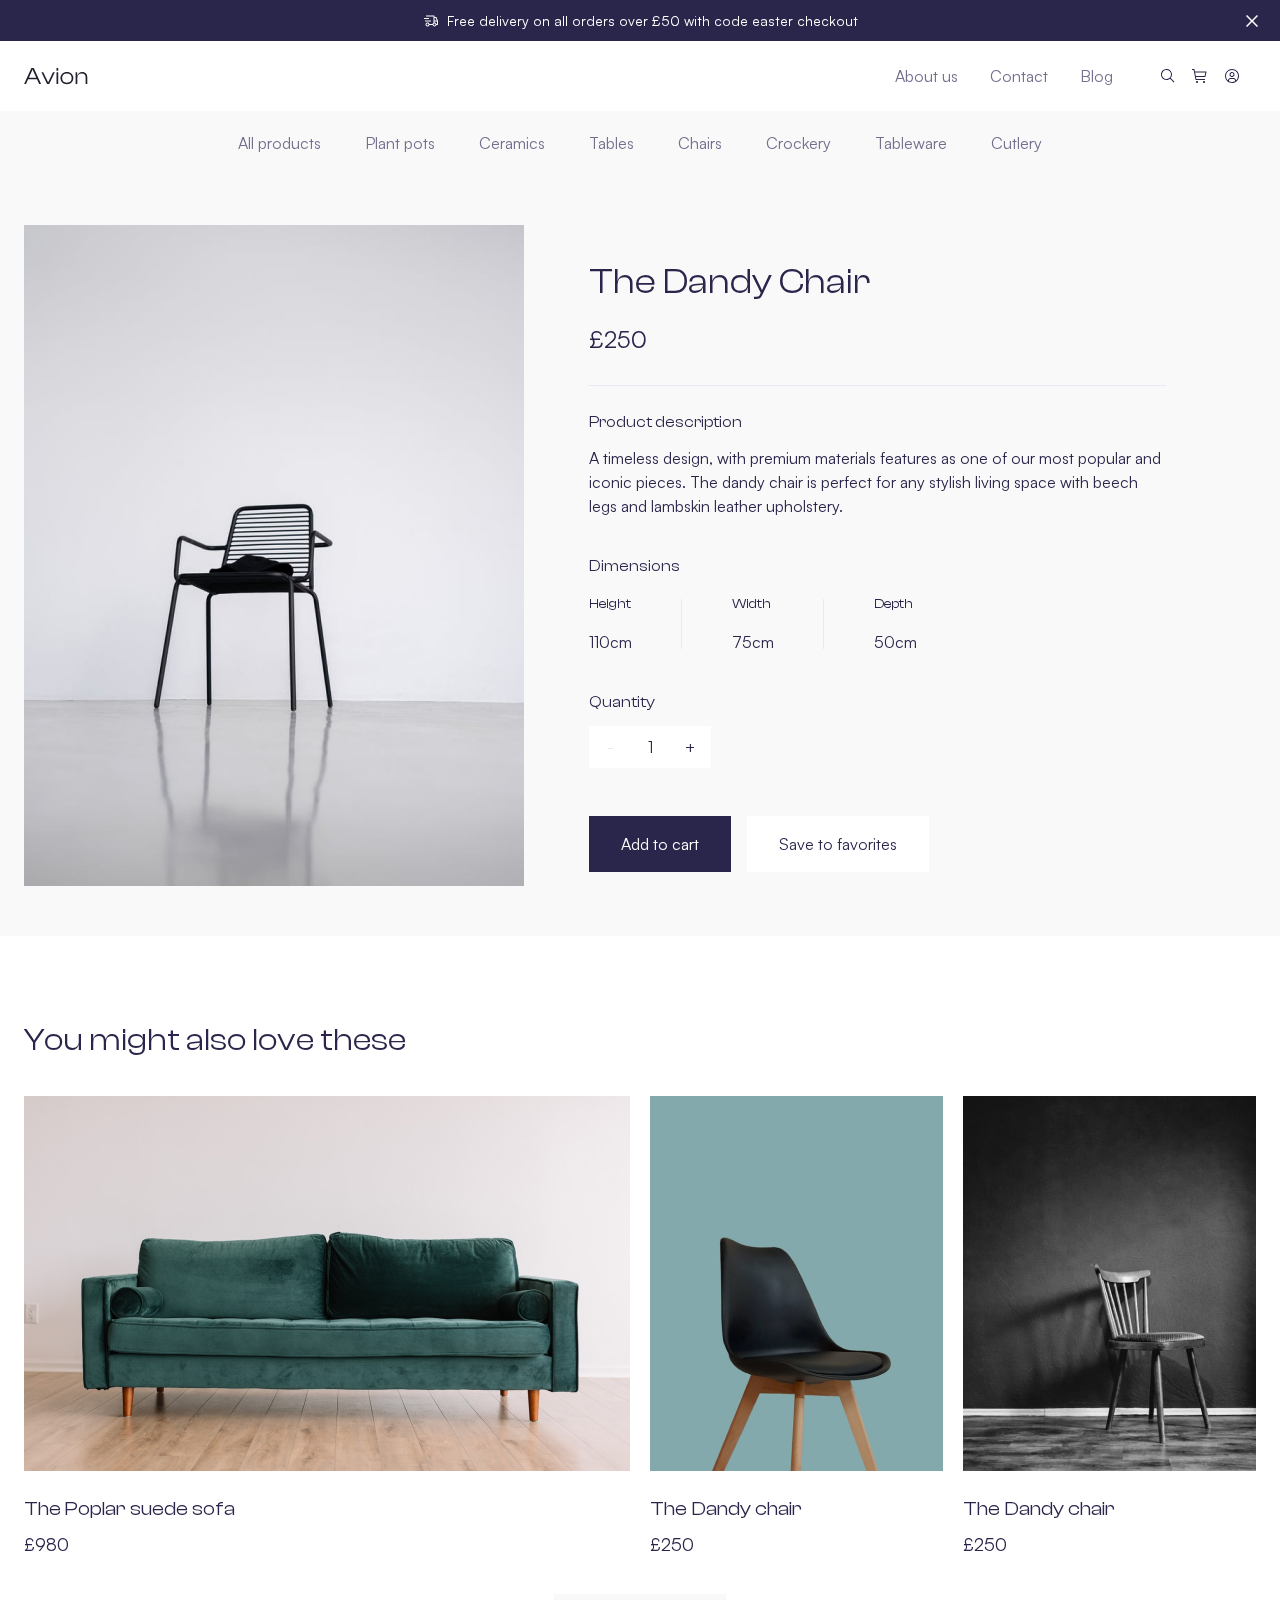
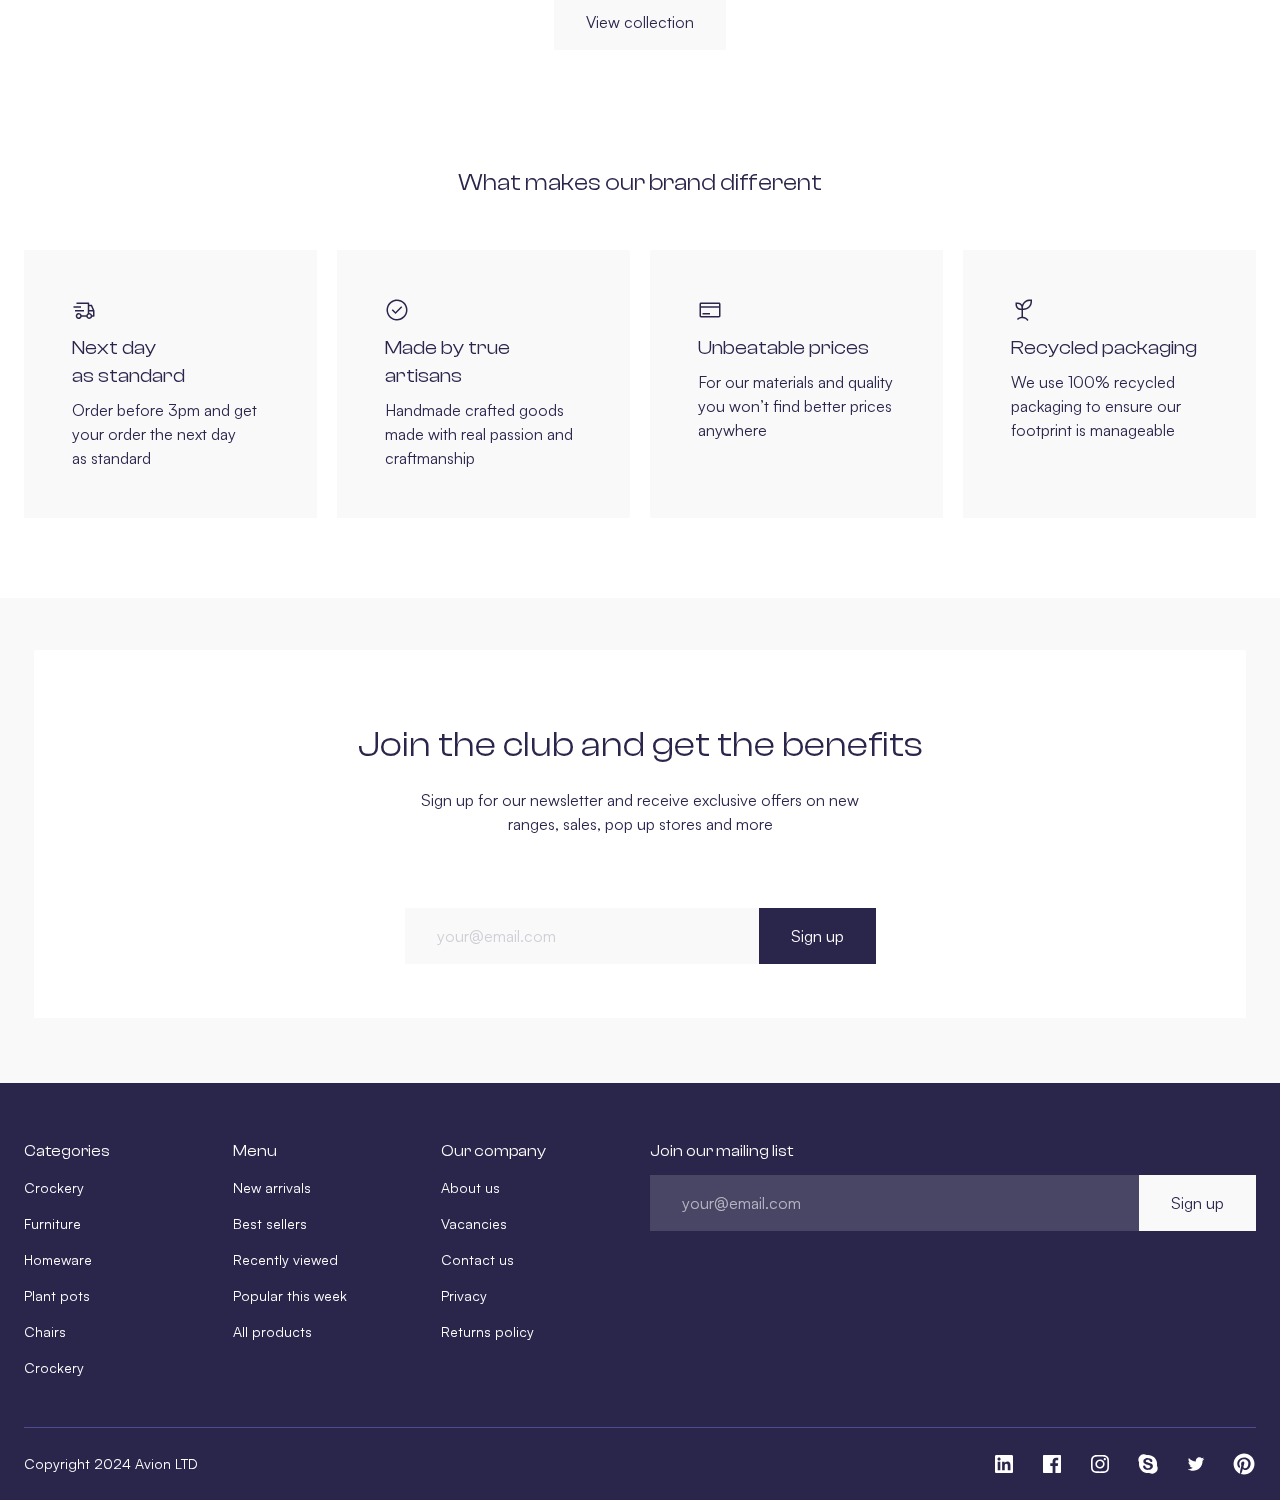
<file: product.html>
<!DOCTYPE html>
<html lang="en">

<head>
  <meta charset="UTF-8">
  <meta name="viewport" content="width=device-width, initial-scale=1.0">
  <title>Avion</title>
  <link href="css/style.css" rel="stylesheet">
  <script defer src="js/script.js"></script>
</head>

<body class="body">
  <div class="notice">
    <svg width="16" height="17" viewBox="0 0 16 17" fill="none" xmlns="http://www.w3.org/2000/svg">
      <rect width="16" height="16" transform="translate(0 0.5)" fill="white" style="mix-blend-mode:multiply"/>
      <path d="M8 8.5H2V9.5H8V8.5Z" fill="white"/>
      <path d="M6 6H1V7H6V6Z" fill="white"/>
      <path d="M14.9594 8.8032L13.4594 5.3032C13.421 5.21319 13.357 5.13646 13.2753 5.08256C13.1936 5.02865 13.0979 4.99994 13 5H11.5V4C11.5 3.86739 11.4473 3.74021 11.3536 3.64645C11.2598 3.55268 11.1326 3.5 11 3.5H3V4.5H10.5V10.7781C10.2722 10.9104 10.0728 11.0865 9.91339 11.2962C9.75395 11.5059 9.6376 11.7451 9.57105 12H6.42895C6.30725 11.5287 6.01784 11.1179 5.61495 10.8447C5.21206 10.5715 4.72336 10.4546 4.24045 10.5159C3.75754 10.5773 3.31358 10.8126 2.99179 11.1779C2.66999 11.5431 2.49246 12.0132 2.49246 12.5C2.49246 12.9868 2.66999 13.4569 2.99179 13.8221C3.31358 14.1874 3.75754 14.4227 4.24045 14.4841C4.72336 14.5454 5.21206 14.4285 5.61495 14.1553C6.01784 13.8821 6.30725 13.4713 6.42895 13H9.57105C9.68007 13.4289 9.92892 13.8092 10.2783 14.0808C10.6276 14.3525 11.0575 14.4999 11.5 14.4999C11.9425 14.4999 12.3724 14.3525 12.7217 14.0808C13.0711 13.8092 13.3199 13.4289 13.429 13H14.5C14.6326 13 14.7598 12.9473 14.8536 12.8536C14.9473 12.7598 15 12.6326 15 12.5V9C15 8.93233 14.9862 8.86537 14.9594 8.8032ZM4.5 13.5C4.30222 13.5 4.10888 13.4414 3.94443 13.3315C3.77998 13.2216 3.65181 13.0654 3.57612 12.8827C3.50043 12.7 3.48063 12.4989 3.51921 12.3049C3.5578 12.1109 3.65304 11.9327 3.79289 11.7929C3.93275 11.653 4.11093 11.5578 4.30491 11.5192C4.49889 11.4806 4.69996 11.5004 4.88268 11.5761C5.06541 11.6518 5.22159 11.78 5.33147 11.9444C5.44135 12.1089 5.5 12.3022 5.5 12.5C5.4997 12.7651 5.39424 13.0193 5.20677 13.2068C5.0193 13.3942 4.76512 13.4997 4.5 13.5ZM11.5 6H12.6704L13.742 8.5H11.5V6ZM11.5 13.5C11.3022 13.5 11.1089 13.4414 10.9444 13.3315C10.78 13.2216 10.6518 13.0654 10.5761 12.8827C10.5004 12.7 10.4806 12.4989 10.5192 12.3049C10.5578 12.1109 10.653 11.9327 10.7929 11.7929C10.9327 11.653 11.1109 11.5578 11.3049 11.5192C11.4989 11.4806 11.7 11.5004 11.8827 11.5761C12.0654 11.6518 12.2216 11.78 12.3315 11.9444C12.4414 12.1089 12.5 12.3022 12.5 12.5C12.4997 12.7651 12.3942 13.0193 12.2068 13.2068C12.0193 13.3942 11.7651 13.4997 11.5 13.5ZM14 12H13.429C13.3188 11.5717 13.0696 11.1921 12.7206 10.9207C12.3715 10.6492 11.9422 10.5013 11.5 10.5V9.5H14V12Z" fill="white"/>
      </svg>
    <div class="notice__text">
      Free delivery on&nbsp;all orders over &pound;50 with code easter checkout
    </div>
    <button class="btn-reset notice__close" aria-label="Close notice">
      <svg width="24" height="24" viewBox="0 0 24 24" fill="none" xmlns="http://www.w3.org/2000/svg">
        <path d="M18 7.05L16.95 6L12 10.95L7.05 6L6 7.05L10.95 12L6 16.95L7.05 18L12 13.05L16.95 18L18 16.95L13.05 12L18 7.05Z"/>
      </svg>        
    </button>      
  </div>
  <header class="header">
    <div class="header__top">
      <div class="container header__container header__top-container">
        <a class="header__logo" href=".">
          <img src="img/logo.svg" alt="Logo Avion">
        </a>
        <div class="header__details">
          <ul class="list-reset header__list">
            <li class="header__item">
              <a class="header__link" href="./about.html">
                About us
              </a>
            </li>
            <li class="header__item">
              <a class="header__link" href="#">
                Contact
              </a>
            </li>
            <li class="header__item">
              <a class="header__link" href="#">
                Blog
              </a>
            </li>
          </ul>
          <ul class="list-reset header__buttons-list">
            <li class="header__buttons-item">
              <button class="btn-reset header__button" aria-label="Search">
                <svg width="16" height="16" viewBox="0 0 16 16" fill="none" xmlns="http://www.w3.org/2000/svg">
                  <rect width="16" height="16" fill="white" style="mix-blend-mode:multiply" />
                  <path
                    d="M14.5001 13.7929L10.7241 10.0169C11.6314 8.92758 12.0839 7.53038 11.9873 6.11596C11.8908 4.70153 11.2526 3.37879 10.2057 2.42288C9.15867 1.46698 7.78347 0.951515 6.36612 0.983723C4.94877 1.01593 3.5984 1.59333 2.59593 2.59581C1.59345 3.59828 1.01605 4.94865 0.983845 6.366C0.951637 7.78335 1.4671 9.15855 2.423 10.2055C3.37891 11.2525 4.70165 11.8907 6.11608 11.9872C7.5305 12.0838 8.9277 11.6313 10.017 10.7239L13.7931 14.5L14.5001 13.7929ZM2.00012 6.5C2.00012 5.60998 2.26404 4.73995 2.75851 3.99993C3.25297 3.25991 3.95578 2.68313 4.77804 2.34254C5.60031 2.00194 6.50511 1.91283 7.37802 2.08646C8.25094 2.2601 9.05276 2.68868 9.6821 3.31802C10.3114 3.94735 10.74 4.74918 10.9137 5.62209C11.0873 6.495 10.9982 7.3998 10.6576 8.22207C10.317 9.04434 9.7402 9.74714 9.00018 10.2416C8.26016 10.7361 7.39013 11 6.50012 11C5.30705 10.9987 4.16323 10.5241 3.3196 9.68052C2.47597 8.83689 2.00144 7.69306 2.00012 6.5Z" />
                </svg>
              </button>
            </li>
            <li class="header__buttons-item">
              <a class="header__button" href="./cart.html" aria-label="Cart">
                <svg width="16" height="16" viewBox="0 0 16 16" fill="none" xmlns="http://www.w3.org/2000/svg">
                  <rect width="16" height="16" fill="white" style="mix-blend-mode:multiply" />
                  <path
                    d="M5 15C5.55228 15 6 14.5523 6 14C6 13.4477 5.55228 13 5 13C4.44772 13 4 13.4477 4 14C4 14.5523 4.44772 15 5 15Z" />
                  <path
                    d="M12 15C12.5523 15 13 14.5523 13 14C13 13.4477 12.5523 13 12 13C11.4477 13 11 13.4477 11 14C11 14.5523 11.4477 15 12 15Z" />
                  <path
                    d="M14 3.50001H2.91L2.5 1.40001C2.47662 1.28537 2.41379 1.18256 2.32243 1.10947C2.23107 1.03639 2.11697 0.997651 2 1.00001H0V2.00001H1.59L3.5 11.6C3.52338 11.7146 3.58621 11.8175 3.67757 11.8905C3.76893 11.9636 3.88303 12.0024 4 12H13V11H4.41L4 9.00001H13C13.1156 9.00284 13.2286 8.96552 13.3197 8.89441C13.4109 8.8233 13.4746 8.7228 13.5 8.61001L14.5 4.11001C14.5168 4.03582 14.5164 3.95879 14.4989 3.88478C14.4814 3.81076 14.4472 3.74172 14.399 3.6829C14.3508 3.62407 14.2898 3.57703 14.2206 3.54534C14.1515 3.51364 14.076 3.49814 14 3.50001ZM12.6 8.00001H3.81L3.11 4.50001H13.375L12.6 8.00001Z" />
                </svg>
              </a>
            </li>
            <li class="header__buttons-item">
              <button class="btn-reset header__button" aria-label="Personal">
                <svg width="16" height="16" viewBox="0 0 16 16" fill="none" xmlns="http://www.w3.org/2000/svg">
                  <rect width="16" height="16" fill="white" style="mix-blend-mode:multiply" />
                  <path
                    d="M8 4C7.50555 4 7.0222 4.14662 6.61108 4.42133C6.19995 4.69603 5.87952 5.08648 5.6903 5.54329C5.50108 6.00011 5.45158 6.50277 5.54804 6.98773C5.6445 7.47268 5.88261 7.91814 6.23224 8.26777C6.58187 8.6174 7.02733 8.8555 7.51228 8.95196C7.99723 9.04843 8.4999 8.99892 8.95671 8.8097C9.41353 8.62048 9.80397 8.30005 10.0787 7.88893C10.3534 7.4778 10.5 6.99445 10.5 6.5C10.5 5.83696 10.2366 5.20107 9.76777 4.73223C9.29893 4.26339 8.66304 4 8 4ZM8 8C7.70333 8 7.41332 7.91203 7.16665 7.7472C6.91997 7.58238 6.72772 7.34811 6.61418 7.07403C6.50065 6.79994 6.47095 6.49834 6.52882 6.20736C6.5867 5.91639 6.72956 5.64912 6.93934 5.43934C7.14912 5.22956 7.4164 5.0867 7.70737 5.02882C7.99834 4.97094 8.29994 5.00065 8.57403 5.11418C8.84812 5.22771 9.08239 5.41997 9.24721 5.66664C9.41203 5.91332 9.5 6.20333 9.5 6.5C9.49955 6.89769 9.34137 7.27896 9.06017 7.56016C8.77896 7.84137 8.39769 7.99955 8 8Z" />
                  <path
                    d="M8 1C6.61553 1 5.26216 1.41054 4.11101 2.17971C2.95987 2.94888 2.06266 4.04213 1.53285 5.32122C1.00303 6.6003 0.86441 8.00776 1.13451 9.36563C1.4046 10.7235 2.07129 11.9708 3.05026 12.9497C4.02922 13.9287 5.2765 14.5954 6.63437 14.8655C7.99224 15.1356 9.3997 14.997 10.6788 14.4672C11.9579 13.9373 13.0511 13.0401 13.8203 11.889C14.5895 10.7378 15 9.38447 15 8C14.9979 6.14413 14.2597 4.36486 12.9474 3.05256C11.6351 1.74026 9.85588 1.00209 8 1ZM5 13.1882V12.5C5.00044 12.1023 5.15862 11.721 5.43983 11.4398C5.72104 11.1586 6.10231 11.0004 6.5 11H9.5C9.89769 11.0004 10.279 11.1586 10.5602 11.4398C10.8414 11.721 10.9996 12.1023 11 12.5V13.1882C10.0896 13.7199 9.05426 14 8 14C6.94574 14 5.91042 13.7199 5 13.1882ZM11.9963 12.4629C11.9863 11.807 11.7191 11.1813 11.2521 10.7206C10.7852 10.2599 10.156 10.0011 9.5 10H6.5C5.84405 10.0011 5.2148 10.2599 4.74786 10.7206C4.28093 11.1813 4.01369 11.807 4.00375 12.4629C3.09703 11.6533 2.45762 10.5873 2.17017 9.40623C1.88272 8.22513 1.9608 6.98457 2.39407 5.84883C2.82734 4.71309 3.59536 3.73573 4.59644 3.04618C5.59751 2.35663 6.78442 1.98741 8 1.98741C9.21558 1.98741 10.4025 2.35663 11.4036 3.04618C12.4046 3.73573 13.1727 4.71309 13.6059 5.84883C14.0392 6.98457 14.1173 8.22513 13.8298 9.40623C13.5424 10.5873 12.903 11.6533 11.9963 12.4629Z" />
                </svg>
              </button>
            </li>
            <li class="header__buttons-item">
              <button class="btn-reset burger" aria-label="Search">
                <span class="burger__line"></span>
                <span class="burger__line"></span>
                <span class="burger__line"></span>
                <span class="burger__line"></span>
              </button>
            </li>
          </ul>
        </div>
      </div>
    </div>
    <div class="header__bottom">
      <div class="container header__container header__bottom-container">
        <nav class="nav">
          <ul class="list-reset nav__list">
            <li class="nav__item">
              <a class="nav__link" href="./catalog.html">All products</a>
            </li>
            <li class="nav__item">
              <a class="nav__link" href="#">Plant pots</a>
            </li>
            <li class="nav__item">
              <a class="nav__link" href="#">Ceramics</a>
            </li>
            <li class="nav__item">
              <a class="nav__link" href="#">Tables</a>
            </li>
            <li class="nav__item">
              <a class="nav__link" href="#">Chairs</a>
            </li>
            <li class="nav__item">
              <a class="nav__link" href="#">Crockery</a>
            </li>
            <li class="nav__item">
              <a class="nav__link" href="#">Tableware</a>
            </li>
            <li class="nav__item">
              <a class="nav__link" href="#">Cutlery</a>
            </li>
          </ul>
        </nav>
      </div>
    </div>
  </header>
  <main>
    <section class="product-info">
      <div class="container">
        <div class="product-info__content">
          <div class="product-info__illustration">
            <img class="product-info__img" src="img/product-info.jpg" srcset="img/product-info@2x.jpg 2x" aria-hidden="true" width="607" height="661" alt="">
          </div>
          <div class="product-info__text">
            <div class="product-info__top">
              <h1 class="product-info__title">The Dandy Chair</h1>
              <div class="product-info__price">£250</div>
            </div>
            <div class="product-info__item">
              <h2 class="product-info__subtitle">Product description</h2>
              <p class="product-info__descr">
                A&nbsp;timeless design, with premium materials features as&nbsp;one of&nbsp;our most popular and iconic pieces. The dandy chair is&nbsp;perfect for any stylish living space with beech legs and lambskin leather upholstery.
              </p>
            </div>
            <div class="product-info__item">
              <h2 class="product-info__subtitle">Dimensions</h2>
              <dl class="product-info__chars">
                <div class="product-info__chars-item">
                  <dt class="product-info__chars-caption">Height</dt>
                  <dd class="product-info__chars-text">110cm</dd>
                </div>
                <div class="product-info__chars-item">
                  <dt class="product-info__chars-caption">Width</dt>
                  <dd class="product-info__chars-text">75cm</dd>
                </div>
                <div class="product-info__chars-item">
                  <dt class="product-info__chars-caption">Depth</dt>
                  <dd class="product-info__chars-text">50cm</dd>
                </div>
              </dl>
            </div>
            <div class="product-info__item">
              <h2 class="product-info__subtitle">Quantity</h2>
              <div class="stepper product-info__stepper">
                <button class="btn-reset stepper__btn stepper__btn--minus" disabled aria-label="Decrease quantity">-</button>
                <input class="stepper__input" type="number" min="1" max="100" value="1">
                <button class="btn-reset stepper__btn stepper__btn--plus" aria-label="Increase quantity">+</button>
              </div>
            </div>
            <div class="product-info__btns">
              <button class="btn btn-reset btn--theme-darker">Add to cart</button>
              <button class="btn btn-reset btn--theme-white">Save to favorites</button>
            </div>
          </div>
        </div>
      </div>
    </section>

    <section class="products">
      <div class="container">
        <h2 class="title title--medium title--mb-medium products__title">
          You might also love these
        </h2>
        <ul class="list-reset grid products__list products__list--mobile-slider">
          <li class="products__item products__item--big">
            <article class="product">
              <div class="product__top">
                <img class="product__image" src="img/product-5.jpg" srcset="img/product-5@2x.jpg 2x" aria-hidden="true" width="630" height="375" loading="lazy" alt="">
              </div>
              <div class="product__content">
                <h3 class="product__title">
                  <a class="product__link" href="#">The Poplar suede sofa</a>
                </h3>
                <span class="product__price">£980</span>
              </div>
            </article>
          </li>

          <li class="products__item">
            <article class="product">
              <div class="product__top">
                <img class="product__image" src="img/product-6.jpg" srcset="img/product-6@2x.jpg 2x" aria-hidden="true" width="305" height="375" loading="lazy" alt="">
              </div>
              <div class="product__content">
                <h3 class="product__title">
                  <a class="product__link" href="#">The Dandy chair</a>
                </h3>
                <span class="product__price">£250</span>
              </div>
            </article>
          </li>

          <li class="products__item">
            <article class="product">
              <div class="product__top">
                <img class="product__image" src="img/product-7.jpg" srcset="img/product-7@2x.jpg 2x" aria-hidden="true" width="305" height="375" loading="lazy" alt="">
              </div>
              <div class="product__content">
                <h3 class="product__title">
                  <a class="product__link" href="#">The Dandy chair</a>
                </h3>
                <span class="product__price">£250</span>
              </div>
            </article>
          </li>

        </ul>
        <div class="centered">
          <a class="btn btn--theme-light products__btn" href="./catalog.html">View collection</a>
        </div>
      </div>
    </section>

    <section class="benefits benefits--about">
      <div class="container">
        <h2 class="title title--small title--centered title--mb-large">
          What makes our brand different
        </h2>
        <ul class="list-reset grid benefits__list">
          <li class="benefits__item benefits__item--next">
            <h3 class="benefits__subtitle">
              Next day as&nbsp;standard
            </h3>
            <p class="benefits__descr">
              Order before 3pm and get your order
              the next day as&nbsp;standard
            </p>
          </li>

          <li class="benefits__item benefits__item--made">
            <h3 class="benefits__subtitle">
              Made by&nbsp;true artisans
            </h3>
            <p class="benefits__descr">
              Handmade crafted goods made with
              real passion and craftmanship
            </p>
          </li>

          <li class="benefits__item benefits__item--prices">
            <h3 class="benefits__subtitle">
              Unbeatable prices
            </h3>
            <p class="benefits__descr">
              For our materials and quality you won&rsquo;t find better prices anywhere            </p>
          </li>

          <li class="benefits__item benefits__item--packaging">
            <h3 class="benefits__subtitle">
              Recycled packaging
            </h3>
            <p class="benefits__descr">
              We&nbsp;use 100% recycled packaging to&nbsp;ensure our footprint is&nbsp;manageable
            </p>
          </li>
        </ul>
      </div>
    </section>

    <section class="newsletter">
      <div class="container">
        <div class="newsletter__content">
          <h2 class="title title--large title--mb-small newsletter__title">
            Join the club and get the benefits
          </h2>
          <p class="newsletter__descr">
            Sign up&nbsp;for our newsletter and receive exclusive offers on&nbsp;new ranges, sales, pop up&nbsp;stores and more
          </p>
          <form class="form newsletter__form" action="#" method="post">
            <input class="form__input" type="email" name="email" placeholder="your@email.com" required>
            <button class="btn btn-reset btn--theme-darker form__btn" type="submit">Sign up</button>
          </form>
        </div>
      </div>
    </section>
  </main>

  <footer class="footer">
    <div class="container">
      <div class="footer__top grid">
        <div class="footer__column footer__column--menu">
          <h2 class="footer__title">Menu</h2>
          <ul class="list-reset footer__list">
            <li class="footer__item">
              <a class="footer__link" href="#">New arrivals</a>
            </li>
            <li class="footer__item">
              <a class="footer__link" href="#">Best sellers</a>
            </li>
            <li class="footer__item">
              <a class="footer__link" href="#">Recently viewed</a>
            </li>
            <li class="footer__item">
              <a class="footer__link" href="#">Popular this week</a>
            </li>
            <li class="footer__item">
              <a class="footer__link" href="./catalog.html">All products</a>
            </li>
          </ul>
        </div>

        <div class="footer__column footer__column--categories">
          <h2 class="footer__title">Categories</h2>
          <ul class="list-reset footer__list">
            <li class="footer__item">
              <a class="footer__link" href="#">Crockery</a>
            </li>
            <li class="footer__item">
              <a class="footer__link" href="#">Furniture</a>
            </li>
            <li class="footer__item">
              <a class="footer__link" href="#">Homeware</a>
            </li>
            <li class="footer__item">
              <a class="footer__link" href="#">Plant pots</a>
            </li>
            <li class="footer__item">
              <a class="footer__link" href="#">Chairs</a>
            </li>
            <li class="footer__item">
              <a class="footer__link" href="#">Crockery</a>
            </li>
          </ul>
        </div>

        <div class="footer__column footer__column--company">
          <h2 class="footer__title">Our company</h2>
          <ul class="list-reset footer__list">
            <li class="footer__item">
              <a class="footer__link" href="#">About us</a>
            </li>
            <li class="footer__item">
              <a class="footer__link" href="#">Vacancies</a>
            </li>
            <li class="footer__item">
              <a class="footer__link" href="#">Contact us</a>
            </li>
            <li class="footer__item">
              <a class="footer__link" href="#">Privacy</a>
            </li>
            <li class="footer__item">
              <a class="footer__link" href="#">Returns policy</a>
            </li>
          </ul>
        </div>

        <div class="footer__column footer__column--big">
          <h3 class="footer__title">Join our mailing list</h3>
          <form class="form footer__form" action="#" method="post">
            <input class="form__input form__input--dark form__input--flex" type="email" name="email" placeholder="your@email.com" required>
            <button class="btn btn-reset btn--theme-light form__btn" type="submit">Sign up</button>
          </form>
        </div>
      </div>

      <div class="footer__bottom">
        <span class="footer__copyright">
          Copyright 2024 Avion LTD
        </span>
        <ul class="list-reset footer__social social">
          <li class="social__item">
            <a class="social__link" href="#" target="_blank">
              <svg width="24" height="24" viewBox="0 0 24 24" fill="none" xmlns="http://www.w3.org/2000/svg">
                <rect width="24" height="24" fill="white" style="mix-blend-mode:multiply"/>
                <path d="M19.65 3H4.35C3.6 3 3 3.6 3 4.275V19.65C3 20.325 3.6 20.925 4.35 20.925H19.65C20.4 20.925 21 20.325 21 19.65V4.275C21 3.6 20.4 3 19.65 3ZM8.325 18.3H5.7V9.75H8.325V18.3ZM7.05 8.55C6.225 8.55 5.475 7.875 5.475 6.975C5.475 6.075 6.15 5.4 7.05 5.4C7.875 5.4 8.625 6.075 8.625 6.975C8.625 7.875 7.875 8.55 7.05 8.55ZM18.375 18.225H15.75V14.025C15.75 13.05 15.75 11.7 14.325 11.7C12.9 11.7 12.75 12.825 12.75 13.875V18.15H10.125V9.75H12.6V10.875H12.675C13.05 10.2 13.95 9.45 15.225 9.45C17.925 9.45 18.45 11.25 18.45 13.575V18.225H18.375Z"/>
              </svg>                
            </a>
          </li>
          <li class="social__item">
            <a class="social__link" href="#" target="_blank">
              <svg width="24" height="24" viewBox="0 0 24 24" fill="none" xmlns="http://www.w3.org/2000/svg">
                <rect width="24" height="24" fill="white" style="mix-blend-mode:multiply"/>
                <path d="M20.0025 3H3.9975C3.73355 3.00196 3.48097 3.10769 3.29433 3.29433C3.10769 3.48097 3.00196 3.73355 3 3.9975V20.0025C3.00196 20.2664 3.10769 20.519 3.29433 20.7057C3.48097 20.8923 3.73355 20.998 3.9975 21H12.615V14.04H10.275V11.3175H12.615V9.315C12.615 6.99 14.0325 5.7225 16.1175 5.7225C16.815 5.7225 17.5125 5.7225 18.21 5.8275V8.25H16.7775C15.645 8.25 15.4275 8.79 15.4275 9.5775V11.31H18.1275L17.775 14.0325H15.4275V21H20.0025C20.2664 20.998 20.519 20.8923 20.7057 20.7057C20.8923 20.519 20.998 20.2664 21 20.0025V3.9975C20.998 3.73355 20.8923 3.48097 20.7057 3.29433C20.519 3.10769 20.2664 3.00196 20.0025 3Z"/>
              </svg>                
            </a>
          </li>
          <li class="social__item">
            <a class="social__link" href="#" target="_blank">
              <svg width="24" height="24" viewBox="0 0 24 24" fill="none" xmlns="http://www.w3.org/2000/svg">
                <rect width="24" height="24" fill="white" style="mix-blend-mode:multiply"/>
                <path d="M16.8042 8.2758C17.4007 8.2758 17.8842 7.79227 17.8842 7.1958C17.8842 6.59933 17.4007 6.1158 16.8042 6.1158C16.2077 6.1158 15.7242 6.59933 15.7242 7.1958C15.7242 7.79227 16.2077 8.2758 16.8042 8.2758Z"/>
                <path d="M12 7.37835C11.0859 7.37835 10.1924 7.64941 9.43235 8.15724C8.67232 8.66507 8.07995 9.38688 7.73015 10.2314C7.38035 11.0759 7.28883 12.0051 7.46715 12.9016C7.64548 13.7982 8.08565 14.6217 8.732 15.268C9.37835 15.9144 10.2018 16.3545 11.0984 16.5328C11.9949 16.7112 12.9241 16.6196 13.7686 16.2698C14.6131 15.92 15.3349 15.3277 15.8428 14.5677C16.3506 13.8076 16.6217 12.9141 16.6217 12C16.6217 10.7743 16.1347 9.59873 15.268 8.732C14.4013 7.86527 13.2257 7.37835 12 7.37835ZM12 15C11.4067 15 10.8266 14.8241 10.3333 14.4944C9.83994 14.1648 9.45542 13.6962 9.22836 13.1481C9.0013 12.5999 8.94189 11.9967 9.05764 11.4147C9.1734 10.8328 9.45912 10.2982 9.87868 9.87868C10.2982 9.45912 10.8328 9.1734 11.4147 9.05764C11.9967 8.94189 12.5999 9.0013 13.1481 9.22836C13.6962 9.45542 14.1648 9.83994 14.4944 10.3333C14.8241 10.8266 15 11.4067 15 12C15 12.7956 14.6839 13.5587 14.1213 14.1213C13.5587 14.6839 12.7956 15 12 15Z"/>
                <path d="M12 4.62165C14.4031 4.62165 14.6878 4.6308 15.6368 4.67415C16.2075 4.68094 16.7728 4.78577 17.308 4.98405C17.6961 5.13381 18.0486 5.36316 18.3428 5.65732C18.6369 5.95149 18.8663 6.30398 19.016 6.6921C19.2143 7.22731 19.3191 7.79261 19.3259 8.36333C19.3692 9.3123 19.3784 9.597 19.3784 12.0001C19.3784 14.4031 19.3693 14.6878 19.3259 15.6368C19.3191 16.2075 19.2143 16.7728 19.016 17.3081C18.8663 17.6962 18.6369 18.0487 18.3428 18.3428C18.0486 18.637 17.6961 18.8663 17.308 19.0161C16.7728 19.2144 16.2075 19.3192 15.6368 19.326C14.6879 19.3693 14.4033 19.3785 12 19.3785C9.5967 19.3785 9.31215 19.3694 8.36325 19.326C7.79253 19.3192 7.22723 19.2144 6.69202 19.0161C6.3039 18.8663 5.95142 18.637 5.65725 18.3428C5.36308 18.0487 5.13374 17.6962 4.98397 17.3081C4.78569 16.7728 4.68087 16.2075 4.67408 15.6368C4.6308 14.6878 4.62157 14.4031 4.62157 12.0001C4.62157 9.597 4.63072 9.3123 4.67408 8.36333C4.68087 7.79261 4.78569 7.22731 4.98397 6.6921C5.13373 6.30396 5.36307 5.95146 5.65724 5.65728C5.95141 5.3631 6.30389 5.13375 6.69202 4.98397C7.22723 4.78569 7.79253 4.68087 8.36325 4.67408C9.31222 4.6308 9.59693 4.62165 12 4.62165ZM12 3C9.55575 3 9.24922 3.01035 8.2893 3.05415C7.54279 3.06914 6.80422 3.21059 6.105 3.4725C5.50705 3.70374 4.96401 4.05735 4.51068 4.51068C4.05735 4.96401 3.70374 5.50705 3.4725 6.105C3.21055 6.80434 3.06909 7.54304 3.05415 8.28968C3.01035 9.24923 3 9.55575 3 12C3 14.4443 3.01035 14.7508 3.05415 15.7107C3.0691 16.4573 3.21056 17.196 3.4725 17.8954C3.70374 18.4933 4.05735 19.0364 4.51068 19.4897C4.96401 19.943 5.50705 20.2966 6.105 20.5279C6.80434 20.7898 7.54304 20.9313 8.28968 20.9462C9.24923 20.9897 9.55575 21 12 21C14.4443 21 14.7508 20.9896 15.7107 20.9459C16.4573 20.9309 17.196 20.7894 17.8954 20.5275C18.4933 20.2963 19.0364 19.9426 19.4897 19.4893C19.943 19.036 20.2966 18.493 20.5279 17.895C20.7898 17.1957 20.9313 16.457 20.9462 15.7103C20.9897 14.7508 21 14.4443 21 12C21 9.55575 20.9896 9.24922 20.9459 8.2893C20.9309 7.54279 20.7894 6.80422 20.5275 6.105C20.2962 5.50712 19.9426 4.96415 19.4893 4.51089C19.0359 4.05763 18.4929 3.70407 17.895 3.47287C17.1957 3.21093 16.457 3.06948 15.7103 3.05453C14.7508 3.01035 14.4443 3 12 3Z"/>
              </svg>                
            </a>
          </li>
          <li class="social__item">
            <a class="social__link" href="#" target="_blank">
              <svg width="24" height="24" viewBox="0 0 24 24" fill="none" xmlns="http://www.w3.org/2000/svg">
                <rect width="24" height="24" fill="white" style="mix-blend-mode:multiply"/>
                <path d="M20.9321 13.4102C21.0078 12.944 21.0454 12.4724 21.0446 12.0002C21.0446 9.60129 20.0917 7.30066 18.3954 5.60439C16.6992 3.90813 14.3985 2.95517 11.9996 2.95517C11.5274 2.95444 11.0558 2.99207 10.5896 3.06768C9.5442 2.44143 8.3195 2.18241 7.11002 2.33174C5.90054 2.48107 4.77563 3.0302 3.9139 3.89193C3.05218 4.75365 2.50305 5.87857 2.35371 7.08805C2.20438 8.29753 2.4634 9.52223 3.08965 10.5677C3.00527 11.0406 2.96012 11.5198 2.95465 12.0002C2.95465 14.3991 3.9076 16.6997 5.60387 18.396C7.30013 20.0922 9.60076 21.0452 11.9996 21.0452C12.4719 21.0459 12.9435 21.0083 13.4096 20.9327C14.4551 21.5589 15.6798 21.8179 16.8893 21.6686C18.0987 21.5193 19.2237 20.9701 20.0854 20.1084C20.9471 19.2467 21.4962 18.1218 21.6456 16.9123C21.7949 15.7028 21.5359 14.4781 20.9096 13.4327L20.9321 13.4102ZM16.2971 16.1102C15.8738 16.6955 15.2904 17.146 14.6171 17.4077C13.7864 17.7337 12.8993 17.8917 12.0071 17.8727C10.9687 17.9161 9.93554 17.7023 8.99965 17.2502C8.45401 16.9569 7.9861 16.5378 7.63465 16.0277C7.31271 15.5919 7.12974 15.0691 7.10965 14.5277C7.10886 14.3872 7.13709 14.2481 7.19259 14.119C7.24808 13.9899 7.32964 13.8737 7.43215 13.7777C7.65931 13.5843 7.95174 13.4851 8.24965 13.5002C8.49861 13.4955 8.74092 13.5807 8.93215 13.7402C9.14146 13.936 9.3031 14.1772 9.40465 14.4452C9.53477 14.7584 9.70088 15.0554 9.89965 15.3302C10.0977 15.5839 10.3554 15.7848 10.6496 15.9152C11.0494 16.0867 11.4826 16.1661 11.9171 16.1477C12.5361 16.1777 13.1492 16.0152 13.6721 15.6827C13.8728 15.5651 14.0397 15.3977 14.1567 15.1966C14.2736 14.9956 14.3367 14.7677 14.3396 14.5352C14.3461 14.3723 14.3181 14.2099 14.2573 14.0587C14.1966 13.9075 14.1045 13.7708 13.9871 13.6577C13.7201 13.4116 13.399 13.2318 13.0496 13.1327C12.6596 13.0052 12.1421 12.8777 11.4896 12.7352C10.7403 12.5607 10.0094 12.3146 9.30715 12.0002C8.75457 11.7737 8.26732 11.4128 7.88965 10.9502C7.53144 10.4734 7.34628 9.88877 7.36465 9.29268C7.35859 8.68668 7.55379 8.0958 7.91965 7.61267C8.33754 7.09349 8.89405 6.7034 9.52465 6.48767C10.322 6.22284 11.1599 6.10096 11.9996 6.12768C12.6567 6.11605 13.3117 6.20457 13.9421 6.39018C14.4369 6.53708 14.9016 6.77071 15.3146 7.08017C15.6397 7.3243 15.9104 7.63334 16.1096 7.98767C16.2718 8.2739 16.3595 8.59626 16.3646 8.92518C16.3637 9.06539 16.3347 9.20399 16.2793 9.3328C16.2239 9.46161 16.1433 9.57803 16.0421 9.67518C15.9401 9.78577 15.8159 9.87364 15.6776 9.93308C15.5394 9.99252 15.3901 10.0222 15.2396 10.0202C14.9984 10.0389 14.7592 9.9637 14.5721 9.81018C14.3753 9.62055 14.2107 9.40017 14.0846 9.15768C13.8989 8.77542 13.6298 8.43969 13.2971 8.17517C12.8606 7.90304 12.3468 7.78183 11.8346 7.83017C11.309 7.80801 10.7881 7.93824 10.3346 8.20517C10.1699 8.29312 10.0309 8.42227 9.93096 8.58C9.83106 8.73774 9.77376 8.91869 9.76465 9.10518C9.75871 9.30894 9.82514 9.50822 9.95215 9.66768C10.1017 9.84099 10.2856 9.98144 10.4921 10.0802C10.7121 10.194 10.9434 10.2845 11.1821 10.3502C11.4221 10.4177 11.8121 10.5152 12.3596 10.6427C13.0496 10.7927 13.6646 10.9577 14.2271 11.1377C14.7303 11.291 15.2098 11.5131 15.6521 11.7977C16.038 12.0417 16.3554 12.3798 16.5746 12.7802C16.7975 13.2369 16.9008 13.7427 16.8746 14.2502C16.8814 14.9153 16.6794 15.5658 16.2971 16.1102Z"/>
              </svg>                
            </a>
          </li>
          <li class="social__item">
            <a class="social__link" href="#" target="_blank">
              <svg width="24" height="24" viewBox="0 0 24 24" fill="none" xmlns="http://www.w3.org/2000/svg">
                <rect width="24" height="24" fill="white" style="mix-blend-mode:multiply"/>
                <path d="M8.94 18.705C10.2069 18.713 11.4627 18.4693 12.6346 17.9882C13.8066 17.507 14.8714 16.798 15.7672 15.9022C16.663 15.0064 17.3721 13.9416 17.8532 12.7696C18.3343 11.5977 18.578 10.3418 18.57 9.07499C18.57 8.92499 18.57 8.78249 18.57 8.63249C19.2267 8.15136 19.7951 7.56012 20.25 6.88499C19.6316 7.15544 18.9773 7.3348 18.3075 7.41749C19.0177 6.99432 19.5506 6.32824 19.8075 5.54249C19.1456 5.93957 18.4199 6.21871 17.6625 6.36749C17.1524 5.82401 16.4775 5.46378 15.7421 5.34253C15.0067 5.22128 14.2518 5.34576 13.5943 5.69673C12.9368 6.04769 12.4132 6.60557 12.1047 7.28405C11.7962 7.96252 11.7198 8.72376 11.8875 9.44999C10.542 9.38395 9.22553 9.03525 8.02377 8.42662C6.822 7.81798 5.7619 6.96305 4.9125 5.91749C4.48419 6.66087 4.35437 7.53923 4.54932 8.37473C4.74427 9.21023 5.24942 9.94043 5.9625 10.4175C5.43646 10.3972 4.92259 10.2533 4.4625 9.99749V10.035C4.45783 10.8119 4.71954 11.5669 5.20403 12.1742C5.68851 12.7815 6.3665 13.2044 7.125 13.3725C6.63573 13.5041 6.12322 13.5246 5.625 13.4325C5.84459 14.095 6.26376 14.6734 6.82503 15.0883C7.38631 15.5032 8.06219 15.7344 8.76 15.75C7.56691 16.7104 6.08407 17.239 4.5525 17.25C4.28396 17.2422 4.01606 17.2197 3.75 17.1825C5.30022 18.1702 7.1019 18.6909 8.94 18.6825"/>
              </svg>                
            </a>
          </li>
          <li class="social__item">
            <a class="social__link" href="#" target="_blank">
              <svg width="24" height="24" viewBox="0 0 24 24" fill="none" xmlns="http://www.w3.org/2000/svg">
                <rect width="24" height="24" fill="white" style="mix-blend-mode:multiply"/>
                <path d="M11.9998 1.5C9.56549 1.51658 7.21257 2.37849 5.34356 3.93828C3.47455 5.49807 2.20559 7.65882 1.75375 10.0509C1.30192 12.443 1.69529 14.9177 2.86657 17.0518C4.03785 19.1858 5.91426 20.8466 8.1748 21.75C8.02287 20.7558 8.02287 19.7442 8.1748 18.75L9.4123 13.5C9.21646 13.0245 9.11949 12.5142 9.1273 12C9.1273 10.545 9.9748 9.45 11.0248 9.45C11.215 9.44714 11.4036 9.48543 11.5776 9.56224C11.7517 9.63906 11.9071 9.75258 12.0331 9.89504C12.1592 10.0375 12.253 10.2055 12.3081 10.3876C12.3632 10.5697 12.3783 10.7615 12.3523 10.95C12.3523 11.85 11.7823 13.2 11.4823 14.445C11.4177 14.6772 11.4101 14.9215 11.4599 15.1573C11.5098 15.3931 11.6157 15.6133 11.7688 15.7995C11.9218 15.9857 12.1175 16.1322 12.3391 16.2267C12.5608 16.3212 12.802 16.361 13.0423 16.3425C14.9023 16.3425 16.3423 14.37 16.3423 11.535C16.361 10.9589 16.2594 10.3853 16.044 9.85061C15.8287 9.31598 15.5042 8.8321 15.0914 8.42986C14.6786 8.02762 14.1864 7.71584 13.6464 7.51442C13.1063 7.31299 12.5302 7.22634 11.9548 7.26C11.3405 7.23361 10.7272 7.33216 10.152 7.54966C9.5769 7.76717 9.05188 8.09912 8.60875 8.52542C8.16563 8.95172 7.81361 9.46351 7.57401 10.0298C7.33441 10.5961 7.21221 11.2051 7.2148 11.82C7.20646 12.6766 7.46895 13.5139 7.9648 14.2125C8.00086 14.2526 8.02654 14.3009 8.03962 14.3532C8.05269 14.4055 8.05275 14.4602 8.0398 14.5125C7.9573 14.8425 7.7773 15.5625 7.7473 15.705C7.7173 15.8475 7.5898 15.9375 7.3948 15.8475C6.0823 15.2325 5.2648 13.32 5.2648 11.775C5.2648 8.4675 7.6723 5.4225 12.2023 5.4225C15.8398 5.4225 18.6748 8.0175 18.6748 11.49C18.6748 15.105 16.4248 18.015 13.2223 18.015C12.7528 18.0313 12.2867 17.9301 11.8662 17.7206C11.4458 17.511 11.0844 17.1997 10.8148 16.815L10.1623 19.3125C9.84951 20.2831 9.41077 21.2085 8.8573 22.065C9.87714 22.3664 10.9364 22.513 11.9998 22.5C14.7846 22.5 17.4553 21.3938 19.4244 19.4246C21.3936 17.4555 22.4998 14.7848 22.4998 12C22.4998 9.21523 21.3936 6.54451 19.4244 4.57538C17.4553 2.60625 14.7846 1.5 11.9998 1.5Z"/>
              </svg>                               
            </a>
          </li>
        </ul>
      </div>
    </div>
  </footer>
</body>


</html>
</file>
<file: css/style.css>
/* global */
/*! normalize.css v8.0.1 | MIT License | github.com/necolas/normalize.css */
/* Document
   ========================================================================== */
/**
 * 1. Correct the line height in all browsers.
 * 2. Prevent adjustments of font size after orientation changes in iOS.
 */
html {
  line-height: 1.15; /* 1 */
  -webkit-text-size-adjust: 100%; /* 2 */
}

/* Sections
   ========================================================================== */
/**
 * Remove the margin in all browsers.
 */
body {
  margin: 0;
}

/**
 * Render the `main` element consistently in IE.
 */
main {
  display: block;
}

/**
 * Correct the font size and margin on `h1` elements within `section` and
 * `article` contexts in Chrome, Firefox, and Safari.
 */
h1 {
  font-size: 2em;
  margin: 0.67em 0;
}

/* Grouping content
   ========================================================================== */
/**
 * 1. Add the correct box sizing in Firefox.
 * 2. Show the overflow in Edge and IE.
 */
hr {
  box-sizing: content-box; /* 1 */
  height: 0; /* 1 */
  overflow: visible; /* 2 */
}

/**
 * 1. Correct the inheritance and scaling of font size in all browsers.
 * 2. Correct the odd `em` font sizing in all browsers.
 */
pre {
  font-family: monospace, monospace; /* 1 */
  font-size: 1em; /* 2 */
}

/* Text-level semantics
   ========================================================================== */
/**
 * Remove the gray background on active links in IE 10.
 */
a {
  background-color: transparent;
}

/**
 * 1. Remove the bottom border in Chrome 57-
 * 2. Add the correct text decoration in Chrome, Edge, IE, Opera, and Safari.
 */
abbr[title] {
  border-bottom: none; /* 1 */
  text-decoration: underline; /* 2 */
  -webkit-text-decoration: underline dotted;
          text-decoration: underline dotted; /* 2 */
}

/**
 * Add the correct font weight in Chrome, Edge, and Safari.
 */
b,
strong {
  font-weight: bolder;
}

/**
 * 1. Correct the inheritance and scaling of font size in all browsers.
 * 2. Correct the odd `em` font sizing in all browsers.
 */
code,
kbd,
samp {
  font-family: monospace, monospace; /* 1 */
  font-size: 1em; /* 2 */
}

/**
 * Add the correct font size in all browsers.
 */
small {
  font-size: 80%;
}

/**
 * Prevent `sub` and `sup` elements from affecting the line height in
 * all browsers.
 */
sub,
sup {
  font-size: 75%;
  line-height: 0;
  position: relative;
  vertical-align: baseline;
}

sub {
  bottom: -0.25em;
}

sup {
  top: -0.5em;
}

/* Embedded content
   ========================================================================== */
/**
 * Remove the border on images inside links in IE 10.
 */
img {
  border-style: none;
}

/* Forms
   ========================================================================== */
/**
 * 1. Change the font styles in all browsers.
 * 2. Remove the margin in Firefox and Safari.
 */
button,
input,
optgroup,
select,
textarea {
  font-family: inherit; /* 1 */
  font-size: 100%; /* 1 */
  line-height: 1.15; /* 1 */
  margin: 0; /* 2 */
}

/**
 * Show the overflow in IE.
 * 1. Show the overflow in Edge.
 */
button,
input { /* 1 */
  overflow: visible;
}

/**
 * Remove the inheritance of text transform in Edge, Firefox, and IE.
 * 1. Remove the inheritance of text transform in Firefox.
 */
button,
select { /* 1 */
  text-transform: none;
}

/**
 * Correct the inability to style clickable types in iOS and Safari.
 */
button,
[type=button],
[type=reset],
[type=submit] {
  -webkit-appearance: button;
}

/**
 * Remove the inner border and padding in Firefox.
 */
button::-moz-focus-inner,
[type=button]::-moz-focus-inner,
[type=reset]::-moz-focus-inner,
[type=submit]::-moz-focus-inner {
  border-style: none;
  padding: 0;
}

/**
 * Restore the focus styles unset by the previous rule.
 */
button:-moz-focusring,
[type=button]:-moz-focusring,
[type=reset]:-moz-focusring,
[type=submit]:-moz-focusring {
  outline: 1px dotted ButtonText;
}

/**
 * Correct the padding in Firefox.
 */
fieldset {
  padding: 0.35em 0.75em 0.625em;
}

/**
 * 1. Correct the text wrapping in Edge and IE.
 * 2. Correct the color inheritance from `fieldset` elements in IE.
 * 3. Remove the padding so developers are not caught out when they zero out
 *    `fieldset` elements in all browsers.
 */
legend {
  box-sizing: border-box; /* 1 */
  color: inherit; /* 2 */
  display: table; /* 1 */
  max-width: 100%; /* 1 */
  padding: 0; /* 3 */
  white-space: normal; /* 1 */
}

/**
 * Add the correct vertical alignment in Chrome, Firefox, and Opera.
 */
progress {
  vertical-align: baseline;
}

/**
 * Remove the default vertical scrollbar in IE 10+.
 */
textarea {
  overflow: auto;
}

/**
 * 1. Add the correct box sizing in IE 10.
 * 2. Remove the padding in IE 10.
 */
[type=checkbox],
[type=radio] {
  box-sizing: border-box; /* 1 */
  padding: 0; /* 2 */
}

/**
 * Correct the cursor style of increment and decrement buttons in Chrome.
 */
[type=number]::-webkit-inner-spin-button,
[type=number]::-webkit-outer-spin-button {
  height: auto;
}

/**
 * 1. Correct the odd appearance in Chrome and Safari.
 * 2. Correct the outline style in Safari.
 */
[type=search] {
  -webkit-appearance: textfield; /* 1 */
  outline-offset: -2px; /* 2 */
}

/**
 * Remove the inner padding in Chrome and Safari on macOS.
 */
[type=search]::-webkit-search-decoration {
  -webkit-appearance: none;
}

/**
 * 1. Correct the inability to style clickable types in iOS and Safari.
 * 2. Change font properties to `inherit` in Safari.
 */
::-webkit-file-upload-button {
  -webkit-appearance: button; /* 1 */
  font: inherit; /* 2 */
}

/* Interactive
   ========================================================================== */
/*
 * Add the correct display in Edge, IE 10+, and Firefox.
 */
details {
  display: block;
}

/*
 * Add the correct display in all browsers.
 */
summary {
  display: list-item;
}

/* Misc
   ========================================================================== */
/**
 * Add the correct display in IE 10+.
 */
template {
  display: none;
}

/**
 * Add the correct display in IE 10.
 */
[hidden] {
  display: none;
}

@font-face {
  font-family: "Satoshi";
  src: local("Satoshi-Regular"), url("../fonts/SatoshiRegular.woff2") format("woff2"), url("../fonts/SatoshiRegular.woff") format("woff");
  font-weight: 400;
  font-style: normal;
  font-display: swap;
}
@font-face {
  font-family: "Clash Display";
  src: local("ClashDisplay-Regular"), url("../fonts/ClashDisplayRegular.woff2") format("woff2"), url("../fonts/ClashDisplayRegular.woff") format("woff");
  font-weight: 400;
  font-style: normal;
  font-display: swap;
}
@font-face {
  font-family: "Clash Display";
  src: local("ClashDisplay-Medium"), url("../fonts/ClashDisplayMedium.woff2") format("woff2"), url("../fonts/ClashDisplayMedium.woff") format("woff");
  font-weight: 500;
  font-style: normal;
  font-display: swap;
}
*,
*::before,
*::after {
  box-sizing: border-box;
}

h1, h2, h3, h4, h5, h6,
p {
  margin: 0;
}

img,
svg {
  display: block;
}

a {
  text-decoration: none;
}

.body {
  min-width: 390px;
  font-family: "Satoshi", sans-serif;
  line-height: 1.5;
}

.container {
  margin: 0 auto;
  max-width: 1328px;
  padding: 0 24px;
}

.list-reset {
  margin: 0;
  padding: 0;
  list-style: none;
}

.btn-reset {
  border: none;
  padding: 0;
  background-color: transparent;
  cursor: pointer;
}

.visually-hidden {
  position: absolute;
  width: 1px;
  height: 1px;
  margin: -1px;
  padding: 0;
  overflow: hidden;
  border: 0;
  clip: rect(0 0 0 0);
}

input[type=number]::-webkit-inner-spin-button,
input[type=number]::-webkit-outer-spin-button {
  -webkit-appearance: none;
  -moz-appearance: none;
  appearance: none;
  margin: 0;
}

.stop-scroll {
  overflow: hidden;
}

/* blocks */
.btn {
  display: inline-flex;
  align-items: center;
  justify-content: center;
  padding: 16px 32px;
  font-weight: 400;
  font-size: 16px;
  line-height: 1.5;
  transition: color 0.3s ease, border-color 0.3s ease, background-color 0.3s ease;
}
@media (max-width: 768px) {
  .btn {
    width: 100%;
  }
}
.btn:focus {
  outline: none;
}
.btn:focus-visible {
  outline: 2px dashed #4e4d93;
  outline-offset: 3px;
}
.btn--theme-darker {
  background: #2a254b;
  color: #fff;
}
@media (any-hover: hover) {
  .btn--theme-darker:hover {
    background-color: #3e367c;
  }
}
.btn--theme-darker:active {
  background-color: #4e4d93;
}
.btn--theme-dark {
  background: rgba(249, 249, 249, 0.15);
  color: #fff;
}
@media (any-hover: hover) {
  .btn--theme-dark:hover {
    background: rgba(249, 249, 249, 0.3);
  }
}
.btn--theme-dark:active {
  background: rgba(249, 249, 249, 0.4);
}
.btn--theme-light {
  background-color: #f9f9f9;
  color: #2a254b;
}
@media (any-hover: hover) {
  .btn--theme-light:hover {
    background-color: #ebe8f4;
  }
}
.btn--theme-light:active {
  background-color: #cac6da;
}
.btn--theme-white {
  background-color: #fff;
  color: #2a254b;
}
@media (any-hover: hover) {
  .btn--theme-white:hover {
    background-color: #ebe8f4;
  }
}
.btn--theme-white:active {
  background-color: #4e4d93;
  color: #fff;
}
.btn--with-icon {
  gap: 12px;
}
.btn--with-icon svg {
  transition: transform 0.3s ease;
}

.title {
  font-family: "Clash Display", sans-serif;
  font-weight: 400;
  color: #2a254b;
}
.title--small {
  font-size: 24px;
  line-height: 1.4;
}
@media (max-width: 768px) {
  .title--small {
    font-size: 20px;
  }
}
.title--medium {
  font-size: 32px;
}
@media (max-width: 768px) {
  .title--medium {
    font-size: 20px;
  }
}
.title--large {
  font-size: 36px;
}
@media (max-width: 768px) {
  .title--large {
    font-size: 20px;
  }
}
.title--centered {
  text-align: center;
}
@media (max-width: 768px) {
  .title--centered {
    text-align: left;
  }
}
.title--mb-small {
  margin-bottom: 16px;
}
.title--mb-medium {
  margin-bottom: 32px;
}
@media (max-width: 768px) {
  .title--mb-medium {
    margin-bottom: 20px;
  }
}
.title--mb-large {
  margin-bottom: 50px;
}
@media (max-width: 768px) {
  .title--mb-large {
    margin-bottom: 36px;
  }
}

.grid {
  display: grid;
  grid-template-columns: repeat(12, 1fr);
  -moz-column-gap: 20px;
       column-gap: 20px;
}
@media (max-width: 768px) {
  .grid {
    grid-template-columns: repeat(4, 1fr);
    -moz-column-gap: 16px;
         column-gap: 16px;
  }
}

.centered {
  padding-top: 36px;
  text-align: center;
}
@media (max-width: 768px) {
  .centered {
    padding-top: 29px;
  }
}

.form {
  display: flex;
  align-items: center;
}
.form__input {
  border: none;
  outline: none;
  width: 354px;
  height: 56px;
  padding-left: 32px;
  padding-right: 20px;
  background-color: #f9f9f9;
  font-weight: 400;
  font-size: 16px;
  color: #2a254b;
  transition: color 0.3s ease, border-color 0.3s ease, background-color 0.3s ease;
}
@media (max-width: 768px) {
  .form__input {
    width: 224px;
  }
}
.form__input:focus {
  outline: none;
}
.form__input:focus-visible {
  outline: 2px dashed #4e4d93;
}
.form__input::-moz-placeholder {
  color: rgba(42, 37, 75, 0.2);
}
.form__input::placeholder {
  color: rgba(42, 37, 75, 0.2);
}
.form__input--dark {
  background: rgba(255, 255, 255, 0.15);
  color: #fff;
}
.form__input--dark::-moz-placeholder {
  color: rgba(255, 255, 255, 0.6);
}
.form__input--dark::placeholder {
  color: rgba(255, 255, 255, 0.6);
}
.form__input--flex {
  flex-grow: 1;
}
@media (max-width: 768px) {
  .form__btn {
    width: auto;
  }
}

.social {
  display: flex;
  align-items: center;
  gap: 24px;
}
.social__link {
  display: flex;
  align-items: center;
  color: #fff;
  transform: color 0.3s ease, border-color 0.3s ease, background-color 0.3s ease;
}
.social__link svg {
  fill: currentColor;
}
.social__link:focus {
  outline: none;
}
.social__link:focus-visible {
  outline: 2px dashed currentColor;
  outline-offset: 3px;
}
@media (any-hover: hover) {
  .social__link:hover {
    color: #cac6da;
  }
}
.social__link:active {
  color: #4e4d93;
}

.stepper {
  display: flex;
  width: 122px;
  background-color: #fff;
}
@media (max-width: 768px) {
  .stepper {
    width: 100%;
  }
}
.stepper__btn {
  width: 42px;
  align-items: center;
  flex-shrink: 0;
  padding: 12px 16px;
  font-family: inherit;
  font-weight: 400;
  font-size: 16px;
  color: #2a254b;
  -webkit-user-select: none;
     -moz-user-select: none;
          user-select: none;
  transition: color 0.3s ease, border-color 0.3s ease, background-color 0.3s ease;
}
.stepper__btn:focus {
  outline: none;
}
.stepper__btn:focus-visible {
  outline: 2px dashed #4e4d93;
  z-index: 2;
}
@media (any-hover: hover) {
  .stepper__btn:hover {
    background-color: #ebe8f4;
  }
}
.stepper__btn:active {
  background-color: #cac6da;
}
.stepper__btn:disabled {
  pointer-events: none;
  color: #ebe8f4;
}
.stepper__input {
  width: calc(100% - 84px);
  border: none;
  text-align: center;
  font-family: inherit;
  font-weight: 400;
  font-size: 16px;
  color: #2a254b;
  background-color: inherit;
  transition: color 0.3s ease, border-color 0.3s ease, background-color 0.3s ease;
}
.stepper__input:focus {
  outline: none;
}
.stepper__input:focus-visible {
  outline: 2px dashed #4e4d93;
  z-index: 2;
}
@media (any-hover: hover) {
  .stepper__input:hover {
    background-color: #ebe8f4;
  }
}
.stepper__input:active {
  background-color: #cac6da;
}
.stepper--cart {
  background-color: #f9f9f9;
}
@media (max-width: 768px) {
  .stepper--cart {
    background-color: #fff;
  }
}

.custom-checkbox {
  display: inline-flex;
  align-items: center;
  gap: 12px;
  -webkit-user-select: none;
     -moz-user-select: none;
          user-select: none;
  cursor: pointer;
}
.custom-checkbox__input {
  position: absolute;
  opacity: 0;
}
.custom-checkbox__icon {
  position: relative;
  width: 16px;
  height: 16px;
  flex-shrink: 0;
  border: 1px solid #dcdcdc;
  border-radius: 2px;
}
.custom-checkbox__icon::after {
  content: "";
  position: absolute;
  inset: -1px;
  z-index: 2;
  background-image: url("../img/icons/check.svg");
  background-position: center;
  background-size: cover;
  background-repeat: no-repeat;
  opacity: 0;
  transition: opacity 0.3s ease;
}
.custom-checkbox__text {
  font-weight: 400;
  font-size: 16px;
  line-height: 1.5;
  color: #2a254b;
}
.custom-checkbox__input:checked + .custom-checkbox__icon::after {
  opacity: 1;
}
.custom-checkbox__input:focus-visible + .custom-checkbox__icon {
  outline: 2px dashed #4e4d93;
  outline-offset: 3px;
}
@media (any-hover: hover) {
  .custom-checkbox__input:hover + .custom-checkbox__icon {
    background-color: #ebe8f4;
  }
}

.burger {
  position: relative;
  display: none;
  width: 16px;
  height: 16px;
}
@media (max-width: 1024px) {
  .burger {
    display: block;
  }
}
.burger--active .burger__line:first-child {
  top: 50%;
  left: 10%;
  transform: rotate(45deg);
}
.burger--active .burger__line:nth-child(2), .burger--active .burger__line:nth-child(3) {
  opacity: 0;
}
.burger--active .burger__line:nth-child(4) {
  top: 50%;
  left: 10%;
  transform: rotate(-45deg);
}
.burger__line {
  position: absolute;
  left: 50%;
  width: 12px;
  height: 1px;
  background-color: #2a254b;
  transform: translateX(-50%);
  transition: opacity 0.3s ease, transform 0.3s ease;
}
.burger__line:first-child {
  top: 3px;
}
.burger__line:nth-child(2) {
  top: 6px;
}
.burger__line:nth-child(3) {
  top: 9px;
}
.burger__line:nth-child(4) {
  top: 12px;
}

/* components */
.header__container {
  display: flex;
}
.header__top {
  padding: 23px 0;
  background-color: #fff;
}
.header__top-container {
  align-items: center;
  justify-content: space-between;
}
.header__logo {
  text-decoration: none;
  transition: color 0.3s ease, border-color 0.3s ease, background-color 0.3s ease;
}
.header__logo:focus {
  outline: none;
}
.header__logo:focus-visible {
  outline: 2px dashed currentColor;
  outline-color: #726e8d;
  outline-offset: 3px;
}
.header__details {
  display: flex;
  align-items: center;
  gap: 47px;
}
.header__list {
  display: flex;
  align-items: center;
  gap: 32px;
}
@media (max-width: 768px) {
  .header__list {
    position: absolute;
    left: 0;
    top: 0;
    z-index: 100;
    width: 80%;
    min-width: 250px;
    height: 64px;
    padding-left: 15px;
    overflow-y: auto;
    visibility: hidden;
    background-color: #f9f9f9;
    transform: translateX(-100%);
    transition: visibility 0.3s ease, transform 0.3s ease;
  }
}
.header__list--active {
  visibility: visible;
  transform: none;
}
.header__link {
  font-weight: 400;
  font-size: 16px;
  color: #726e8d;
  transition: color 0.3s ease, border-color 0.3s ease, background-color 0.3s ease;
}
.header__link:focus {
  outline: none;
}
.header__link:focus-visible {
  outline: 2px dashed currentColor;
  outline-offset: 3px;
}
@media (any-hover: hover) {
  .header__link:hover {
    color: #4e4d93;
  }
}
.header__link:active {
  color: #2a254b;
}
.header__buttons-list {
  display: flex;
  align-items: center;
  gap: 16px;
}
.header__buttons-item {
  display: flex;
  align-items: flex-end;
}
.header__button {
  height: 16px;
  color: #2a254b;
  transition: color 0.3s ease, border-color 0.3s ease, background-color 0.3s ease;
}
.header__button svg path {
  fill: currentColor;
}
.header__button:focus {
  outline: none;
}
.header__button:focus-visible {
  outline: 2px dashed currentColor;
  outline-offset: 3px;
}
@media (any-hover: hover) {
  .header__button:hover {
    color: #726e8d;
  }
}
.header__button:active {
  color: #4e4d93;
}
.header__bottom {
  padding: 20px 0;
  background-color: #f9f9f9;
}
@media (max-width: 1024px) {
  .header__bottom {
    position: absolute;
    left: 0;
    top: 0;
    z-index: 100;
    width: 80%;
    min-width: 250px;
    height: 100vh;
    overflow-y: auto;
    visibility: hidden;
    transform: translateX(-100%);
    transition: visibility 0.3s ease, transform 0.3s ease;
  }
}
@media (max-width: 768px) {
  .header__bottom {
    top: 64px;
  }
}
.header__bottom--active {
  visibility: visible;
  transform: none;
}
.header__bottom-container {
  align-items: center;
  justify-content: center;
}
@media (max-width: 1024px) {
  .header__bottom-container {
    justify-content: flex-start;
  }
}

@media (max-width: 1024px) {
  .nav {
    padding: 20px 40px;
  }
}
.nav__list {
  display: flex;
  align-items: center;
  gap: 44px;
}
@media (max-width: 1024px) {
  .nav__list {
    flex-direction: column;
    align-items: flex-start;
  }
}
.nav__link {
  font-weight: 400;
  font-size: 16px;
  color: #726e8d;
  transition: color 0.3s ease, border-color 0.3s ease, background-color 0.3s ease;
}
.nav__link:focus {
  outline: none;
}
.nav__link:focus-visible {
  outline: 2px dashed currentColor;
  outline-offset: 3px;
}
@media (any-hover: hover) {
  .nav__link:hover {
    color: #4e4d93;
  }
}
.nav__link:active {
  color: #2a254b;
}

.hero {
  padding: 60px 0;
}
@media (max-width: 1024px) {
  .hero {
    padding: 0;
  }
}
.hero__container {
  padding: 0;
}
.hero__content {
  display: flex;
  background-color: #2a254b;
}
@media (max-width: 1024px) {
  .hero__content {
    flex-direction: column;
  }
}
.hero__text {
  display: flex;
  flex-direction: column;
  align-items: flex-start;
  flex-grow: 1;
  gap: 41px;
  padding: 60px;
}
@media (max-width: 768px) {
  .hero__text {
    padding: 40px 24px 24px;
    gap: 32px;
  }
}
.hero__title {
  max-width: 514px;
  font-family: "Clash Display", sans-serif;
  font-weight: 400;
  font-size: 32px;
  line-height: 1.4;
  color: #fff;
}
@media (max-width: 1024px) {
  .hero__title {
    margin-bottom: 50px;
  }
}
.hero__link {
  margin-bottom: auto;
}
@media (max-width: 1024px) {
  .hero__link {
    order: 3;
  }
}
.hero__descr {
  max-width: 602px;
  font-weight: 400;
  font-size: 18px;
  line-height: 1.5;
  color: #fff;
}
.hero__image {
  height: 100%;
  flex-shrink: 0;
}
@media (max-width: 1024px) {
  .hero__image {
    display: none;
  }
}

.benefits {
  padding: 60px 0 80px;
}
@media (max-width: 768px) {
  .benefits {
    padding: 48px 0 45px;
  }
}
@media (max-width: 768px) {
  .benefits__title {
    max-width: 80%;
  }
}
.benefits__list {
  row-gap: 20px;
}
@media (max-width: 768px) {
  .benefits__list {
    row-gap: 35px;
  }
}
.benefits__item {
  grid-column: 3 span;
  padding-top: 40px;
  background-position: left top;
  background-size: 24px 24px;
  background-repeat: no-repeat;
}
@media (max-width: 1024px) {
  .benefits__item {
    grid-column: 6 span;
  }
}
@media (max-width: 768px) {
  .benefits__item {
    grid-column: 4 span;
  }
}
@media (max-width: 768px) {
  .benefits--about .benefits__list {
    row-gap: 26px;
  }
}
.benefits--about .benefits__item {
  padding: 48px;
  padding-top: 84px;
  background-color: #f9f9f9;
  background-position: 48px 48px;
}
@media (max-width: 768px) {
  .benefits--about .benefits__item {
    padding: 72px 24px 36px;
    background-position: 24px 36px;
  }
}
.benefits__item--next {
  background-image: url("../img/icons/next.svg");
}
.benefits__item--made {
  background-image: url("../img/icons/made.svg");
}
.benefits__item--prices {
  background-image: url("../img/icons/prices.svg");
}
.benefits__item--packaging {
  background-image: url("../img/icons/packaging.svg");
}
.benefits__subtitle {
  margin-bottom: 8px;
  font-family: "Clash Display", sans-serif;
  font-weight: 400;
  font-size: 20px;
  line-height: 1.4;
  color: #2a254b;
}
@media (max-width: 768px) {
  .benefits__subtitle {
    font-size: 16px;
  }
}
.benefits__descr {
  font-weight: 400;
  font-size: 16px;
  line-height: 1.5;
  color: #2a254b;
}
@media (max-width: 768px) {
  .benefits__descr {
    font-size: 14px;
  }
}

.products {
  padding: 80px 0 56px;
}
@media (max-width: 768px) {
  .products {
    padding: 48px 0 38px;
  }
}
.products__item {
  grid-column: 3 span;
}
@media (max-width: 1024px) {
  .products__item {
    grid-column: 6 span;
  }
}
@media (max-width: 768px) {
  .products__item {
    grid-column: 2 span;
  }
}
.products__list {
  row-gap: 20px;
}
@media (max-width: 768px) {
  .products__list--mobile-slider {
    display: flex;
    width: calc(100% + 24px);
    overflow-x: auto;
  }
}
@media (max-width: 768px) {
  .products__list--mobile-slider .products__item {
    width: 200px;
    flex-shrink: 0;
  }
}
@media (max-width: 768px) {
  .products__list--mobile-slider .product__image {
    height: 251px;
  }
}
.products__item--big {
  grid-column: 6 span;
}

.product {
  position: relative;
  height: 100%;
}
.product__top {
  position: relative;
  margin-bottom: 24px;
}
@media (max-width: 1024px) {
  .product__top {
    width: 100%;
  }
}
@media (max-width: 768px) {
  .product__top {
    width: auto;
  }
}
.product__image {
  max-width: 100%;
  -o-object-fit: cover;
     object-fit: cover;
}
@media (max-width: 1024px) {
  .product__image {
    width: 100%;
  }
}
@media (max-width: 768px) {
  .product__image {
    height: 100%;
  }
}
.product__content {
  display: flex;
  flex-direction: column;
  align-items: flex-start;
  gap: 8px;
}
.product__title {
  font-family: "Clash Display", sans-serif;
  font-weight: 400;
  font-size: 20px;
  line-height: 1.4;
  color: #2a254b;
}
.product__link {
  color: inherit;
  transition: color 0.3s ease, border-color 0.3s ease, background-color 0.3s ease;
}
.product__link::after {
  content: "";
  position: absolute;
  inset: 0;
}
.product__link:focus {
  outline: none;
}
.product__link:focus-visible::after {
  outline: 2px dashed #2a254b;
  outline-offset: 3px;
}
@media (any-hover: hover) {
  .product__link:hover {
    color: #4e4d93;
  }
}
.product__link:active {
  color: #cac6da;
}
.product__price {
  font-weight: 400;
  font-size: 18px;
  line-height: 1.5;
  color: #2a254b;
}

.newsletter {
  background-color: #f9f9f9;
  padding: 52px 10px 65px;
}
@media (max-width: 768px) {
  .newsletter {
    background-color: #fff;
    padding: 0;
  }
}
.newsletter__content {
  display: flex;
  flex-direction: column;
  align-items: center;
  padding: 68px 40px 54px;
  background-color: #fff;
}
@media (max-width: 768px) {
  .newsletter__content {
    padding: 48px 0 38px;
  }
}
@media (max-width: 768px) {
  .newsletter__title {
    max-width: 470px;
    width: 100%;
  }
}
.newsletter__descr {
  max-width: 470px;
  margin-bottom: 72px;
  font-weight: 400;
  font-size: 16px;
  line-height: 1.5;
  text-align: center;
  color: #2a254b;
}
@media (max-width: 768px) {
  .newsletter__descr {
    text-align: left;
    margin-bottom: 64px;
    font-size: 14px;
  }
}

.about {
  background-color: #fff;
}
.about__content {
  display: flex;
}
@media (max-width: 768px) {
  .about__content {
    flex-direction: column;
  }
}
.about--reverse .about__content {
  flex-direction: row-reverse;
  background-color: #f9f9f9;
}
@media (max-width: 768px) {
  .about--reverse .about__content {
    flex-direction: column-reverse;
  }
}
.about__info {
  display: flex;
  flex-direction: column;
  align-items: start;
  width: 50%;
  padding: 72px 84px 74px 0;
  padding-left: max(24px, (100% - 1280px) / 2);
}
@media (max-width: 768px) {
  .about__info {
    align-items: center;
    width: 100%;
    padding: 48px 24px 38px;
  }
}
.about--reverse .about__info {
  padding-left: 84px;
  padding-right: max(24px, (100% - 1280px) / 2);
}
@media (max-width: 768px) {
  .about--reverse .about__info {
    padding: 48px 24px 62px;
  }
}
.about__title {
  margin-bottom: 25px;
  max-width: 514px;
}
@media (max-width: 768px) {
  .about__title {
    margin-bottom: 12px;
  }
}
.about__descr {
  max-width: 514px;
  font-weight: 400;
  font-size: 16px;
  color: #505977;
}
@media (max-width: 768px) {
  .about__descr {
    font-size: 14px;
  }
}
.about__descr:not(:last-of-type) {
  margin-bottom: 30px;
}
@media (max-width: 768px) {
  .about__descr:last-of-type {
    margin-bottom: 64px;
  }
}
.about__btn {
  margin-top: auto;
}
.about__illustration {
  flex-shrink: 0;
  width: 50%;
}
@media (max-width: 768px) {
  .about__illustration {
    width: 100%;
  }
}
.about__image {
  width: 100%;
  -o-object-fit: cover;
     object-fit: cover;
}
@media (max-width: 768px) {
  .about__image {
    height: 358px;
  }
}

.footer {
  padding-top: 56px;
  background-color: #2a254b;
}
@media (max-width: 768px) {
  .footer {
    padding: 40px 0 0;
  }
}
.footer__top {
  padding-bottom: 48px;
  border-bottom: 1px solid #4e4d93;
}
@media (max-width: 1024px) {
  .footer__top {
    row-gap: 40px;
  }
}
@media (max-width: 768px) {
  .footer__top {
    padding-bottom: 16px;
  }
}
.footer__column {
  grid-column: 2 span;
}
@media (max-width: 1024px) {
  .footer__column {
    grid-column: 6 span;
  }
}
@media (max-width: 768px) {
  .footer__column {
    grid-column: 2 span;
  }
}
.footer__column--categories {
  order: -1;
}
.footer__column--big {
  grid-column: 6 span;
}
@media (max-width: 768px) {
  .footer__column--big {
    grid-column: 4 span;
  }
}
.footer__column--big .form__input {
  width: 220px;
}
.footer__title {
  margin-bottom: 12px;
  font-family: "Clash Display", sans-serif;
  font-weight: 400;
  font-size: 16px;
  color: #fff;
}
.footer__list {
  display: flex;
  flex-direction: column;
  gap: 12px;
}
.footer__link {
  font-weight: 400;
  font-size: 14px;
  color: #fff;
  transition: color 0.3s ease, border-color 0.3s ease, background-color 0.3s ease;
}
.footer__link:focus {
  outline: none;
}
.footer__link:focus-visible {
  outline: 2px dashed currentColor;
  outline-offset: 3px;
}
@media (any-hover: hover) {
  .footer__link:hover {
    color: #cac6da;
  }
}
.footer__link:active {
  color: #4e4d93;
}
.footer__bottom {
  display: flex;
  align-items: center;
  justify-content: space-between;
  padding: 24px 0;
}
@media (max-width: 768px) {
  .footer__bottom {
    flex-direction: column-reverse;
    row-gap: 10px;
    padding: 20px;
  }
}
.footer__copyright {
  margin-right: 35px;
  font-weight: 400;
  font-size: 14px;
  color: #fff;
}
@media (max-width: 1024px) {
  .footer__form {
    flex-direction: column;
    align-items: flex-start;
    gap: 10px;
  }
}
@media (max-width: 768px) {
  .footer__form {
    flex-direction: row;
    gap: 0;
  }
}

/* about */
.notice {
  position: relative;
  display: flex;
  align-items: center;
  justify-content: center;
  gap: 8px;
  padding: 10px 16px;
  background-color: #2a254b;
}
.notice--hidden {
  display: none;
}
.notice__text {
  font-weight: 400;
  font-size: 14px;
  color: #fff;
}
@media (max-width: 768px) {
  .notice__text {
    padding-right: 30px;
  }
}
.notice__close {
  position: absolute;
  right: 16px;
  top: 50%;
  transform: translateY(-50%);
  color: #fff;
  transition: color 0.3s ease, border-color 0.3s ease, background-color 0.3s ease;
}
.notice__close svg {
  fill: currentColor;
}
.notice__close:focus {
  outline: none;
}
.notice__close:focus-visible {
  outline: 2px dashed currentColor;
  outline-offset: 3px;
}
@media (any-hover: hover) {
  .notice__close:hover {
    color: #cac6da;
  }
}
.notice__link:active {
  color: #4e4d93;
}

.about-hero {
  background-color: #fff;
}
.about-hero__content {
  display: flex;
  flex-wrap: wrap;
  align-items: flex-start;
  justify-content: space-between;
  gap: 40px;
  padding: 88px 48px;
}
@media (max-width: 768px) {
  .about-hero__content {
    padding: 32px 0;
  }
}
.about-hero__title {
  max-width: 704px;
  font-family: "Clash Display", sans-serif;
  font-weight: 400;
  font-size: 36px;
  line-height: 1.4;
  color: #2a254b;
}
@media (max-width: 768px) {
  .about-hero__title {
    font-size: 32px;
  }
}

.brand-info {
  padding: 60px 0;
}
@media (max-width: 768px) {
  .brand-info {
    padding: 32px 0;
  }
}
.brand-info__content {
  display: flex;
  gap: 16px;
}
@media (max-width: 768px) {
  .brand-info__content {
    flex-direction: column;
    gap: 24px;
  }
}
.brand-info__text {
  display: flex;
  flex-direction: column;
  align-items: flex-start;
  padding: 64px 64px 54px;
  color: #fff;
  background-color: #2a254b;
}
@media (max-width: 768px) {
  .brand-info__text {
    padding: 32px 32px 30px;
  }
}
.brand-info__title {
  color: #fff;
  margin-bottom: 12px;
}
.brand-info__descr {
  font-weight: 400;
  font-size: 18px;
}
@media (max-width: 768px) {
  .brand-info__descr {
    margin-bottom: 56px;
    font-size: 14px;
  }
}
.brand-info__btn {
  margin-top: auto;
}
.brand-info__text, .brand-info__illustration {
  width: calc((100% - 16px) / 2);
}
@media (max-width: 768px) {
  .brand-info__text, .brand-info__illustration {
    width: 100%;
  }
}
.brand-info__image {
  width: 100%;
  -o-object-fit: cover;
     object-fit: cover;
}
@media (max-width: 768px) {
  .brand-info__image {
    height: 259px;
  }
}

/* catalog */
.inner-hero {
  background-position: center;
  background-size: cover;
  background-repeat: no-repeat;
}
.inner-hero--all {
  background-image: url("../img/all-bg.jpg");
}
.inner-hero__content {
  display: flex;
  align-items: flex-end;
  padding: 36px 0;
  min-height: 210px;
}
@media (max-width: 768px) {
  .inner-hero__content {
    justify-content: center;
    min-height: 146px;
    padding: 0;
    padding-bottom: 32px;
  }
}
.inner-hero__title {
  font-family: "Clash Display", sans-serif;
  font-weight: 400;
  font-size: 36px;
  line-height: 1.4;
  color: #fff;
}

.catalog {
  padding: 36px 0;
}
.catalog__column {
  grid-column: 3 span;
  padding-top: 12px;
}
@media (max-width: 768px) {
  .catalog__column {
    grid-column: 4 span;
  }
}
.catalog__mobile-btn {
  display: none;
}
@media (max-width: 768px) {
  .catalog__mobile-btn {
    display: inline-flex;
    margin-bottom: 20px;
  }
}
.catalog__mobile-btn--active svg {
  transform: rotate(180deg);
}
.catalog__products {
  grid-column: 9 span;
}
@media (max-width: 768px) {
  .catalog__products {
    grid-column: 4 span;
  }
}
.catalog__list {
  display: flex;
  flex-wrap: wrap;
  -moz-column-gap: 20px;
       column-gap: 20px;
  row-gap: 36px;
}
@media (max-width: 768px) {
  .catalog__list {
    -moz-column-gap: 16px;
         column-gap: 16px;
    row-gap: 20px;
  }
}
.catalog__item {
  width: calc((100% - 40px) / 3);
}
@media (max-width: 1024px) {
  .catalog__item {
    width: calc((100% - 20px) / 2);
  }
}

.filters {
  display: flex;
  flex-direction: column;
  align-items: flex-start;
  gap: 48px;
}
@media (max-width: 768px) {
  .filters {
    display: none;
    padding-bottom: 40px;
  }
}
.filters--active {
  display: flex;
}
.filters__content {
  display: flex;
  flex-direction: column;
  align-items: flex-start;
  justify-items: center;
  gap: 12px;
}
.filters__title {
  margin-bottom: 20px;
  font-family: "Clash Display", sans-serif;
  font-weight: 400;
  font-size: 16px;
  line-height: 1.4;
  color: #2a254b;
}

/* product */
.product-info {
  padding: 50px 0;
  background: #f9f9f9;
}
@media (max-width: 768px) {
  .product-info {
    padding: 0;
    padding-bottom: 30px;
  }
}
@media (max-width: 768px) {
  .product-info .container {
    padding: 0;
  }
}
.product-info__content {
  display: flex;
  gap: 65px;
}
@media (max-width: 1024px) {
  .product-info__content {
    flex-direction: column;
    gap: 40px;
    align-items: center;
  }
}
@media (max-width: 768px) {
  .product-info__illustration {
    width: 100%;
  }
}
@media (max-width: 1280px) {
  .product-info__img {
    width: 500px;
    -o-object-fit: cover;
       object-fit: cover;
  }
}
@media (max-width: 768px) {
  .product-info__img {
    width: 100%;
    height: 380px;
  }
}
.product-info__text {
  padding-top: 30px;
  padding-right: 90px;
}
@media (max-width: 1024px) {
  .product-info__text {
    padding: 0;
    text-align: center;
  }
}
@media (max-width: 768px) {
  .product-info__text {
    padding: 0 24px;
  }
}
.product-info__top {
  padding-bottom: 28px;
  margin-bottom: 24px;
  border-bottom: 1px solid #ebe8f4;
}
@media (max-width: 768px) {
  .product-info__top {
    padding-bottom: 16px;
    margin-bottom: 28px;
  }
}
.product-info__title {
  margin-bottom: 12px;
  font-family: "Clash Display", sans-serif;
  font-weight: 400;
  font-size: 36px;
  color: #2a254b;
}
@media (max-width: 768px) {
  .product-info__title {
    font-size: 24px;
    text-align: left;
  }
}
.product-info__price {
  font-weight: 400;
  font-size: 24px;
  color: #2a254b;
}
@media (max-width: 768px) {
  .product-info__price {
    font-size: 20px;
    text-align: left;
  }
}
.product-info__item:not(:nth-of-type(4)) {
  margin-bottom: 36px;
}
@media (max-width: 768px) {
  .product-info__item:not(:nth-of-type(4)) {
    margin-bottom: 28px;
  }
}
.product-info__item:nth-of-type(4) {
  margin-bottom: 48px;
}
@media (max-width: 768px) {
  .product-info__item:nth-of-type(4) {
    margin-bottom: 32px;
  }
}
.product-info__subtitle {
  margin-bottom: 12px;
  font-family: "Clash Display", sans-serif;
  font-weight: 400;
  font-size: 16px;
  color: #2a254b;
}
@media (max-width: 768px) {
  .product-info__subtitle {
    text-align: left;
  }
}
.product-info__descr {
  font-weight: 400;
  font-size: 16px;
  color: #2a254b;
}
@media (max-width: 1024px) {
  .product-info__descr {
    text-align: left;
  }
}
@media (max-width: 768px) {
  .product-info__descr {
    font-size: 14px;
  }
}
.product-info__chars {
  display: flex;
  gap: 100px;
}
@media (max-width: 1024px) {
  .product-info__chars {
    justify-content: center;
  }
}
.product-info__chars-item {
  position: relative;
  display: flex;
  flex-direction: column;
  gap: 15px;
}
.product-info__chars-item:not(:last-of-type)::after {
  content: "";
  position: absolute;
  right: -50px;
  top: 50%;
  width: 1px;
  height: calc(100% - 10px);
  background-color: #ebe8f4;
  transform: translateY(-50%);
}
.product-info__chars-caption {
  font-family: "Clash Display", sans-serif;
  font-weight: 400;
  font-size: 14px;
  color: #2a254b;
}
.product-info__chars-text {
  margin: 0;
  font-weight: 400;
  font-size: 16px;
  color: #2a254b;
}
@media (max-width: 1024px) {
  .product-info__stepper {
    margin: 0 auto;
  }
}
.product-info__btns {
  display: flex;
  -moz-column-gap: 16px;
       column-gap: 16px;
  row-gap: 14px;
}
@media (max-width: 1024px) {
  .product-info__btns {
    justify-content: center;
  }
}
@media (max-width: 768px) {
  .product-info__btns {
    flex-direction: column;
  }
}

/* cart */
.cart {
  padding: 84px 0;
  background-color: #f9f9f9;
}
@media (max-width: 768px) {
  .cart {
    padding: 36px 0 50px;
  }
}
@media (max-width: 768px) {
  .cart__title {
    position: static;
    width: auto;
    height: auto;
    margin: 0;
    margin-bottom: 32px;
    overflow: auto;
    font-family: "Clash Display", sans-serif;
    font-weight: 400;
    font-size: 24px;
    line-height: 1.4;
    color: #2a254b;
  }
}
.cart__content {
  padding: 72px 63px 54px;
  background-color: #fff;
}
@media (max-width: 1024px) {
  .cart__content {
    padding: 40px;
  }
}
@media (max-width: 768px) {
  .cart__content {
    padding: 0;
    background-color: #f9f9f9;
  }
}
.cart__table {
  padding-bottom: 28px;
  margin-bottom: 20px;
  border-bottom: 1px solid #f9f9f9;
}
@media (max-width: 768px) {
  .cart__table {
    padding-bottom: 37px;
    margin-bottom: 15px;
    border-color: #ebe8f4;
  }
}
.cart-grid {
  display: grid;
  grid-template-columns: repeat(10, 1fr);
  -moz-column-gap: 7px;
       column-gap: 7px;
}
@media (max-width: 768px) {
  .cart-grid {
    grid-template-columns: repeat(12, 1fr);
    -moz-column-gap: 10px;
         column-gap: 10px;
    row-gap: 14px;
  }
}
.cart__col {
  grid-column: 6 span;
}
.cart__col--quantity {
  grid-column: 2 span;
  padding-left: 75px;
}
@media (max-width: 1024px) {
  .cart__col--quantity {
    padding-left: 0;
  }
}
@media (max-width: 768px) {
  .cart__col--quantity {
    grid-column: 6/11;
    grid-row: 1 span;
  }
}
@media (max-width: 768px) {
  .cart__row.cart__row--heading {
    display: none;
  }
}
@media (max-width: 1024px) {
  .cart__row.cart__row--heading .cart__col--quantity {
    padding-left: 30px;
  }
}
.cart__col--total {
  grid-column: 2 span;
  justify-self: end;
}
@media (max-width: 768px) {
  .cart__col--total {
    display: none;
  }
}
.cart__col--image {
  grid-column: 1 span;
}
@media (max-width: 768px) {
  .cart__col--image {
    grid-column: 5 span;
    grid-row: 2 span;
  }
}
.cart__col--info {
  grid-column: 5 span;
}
@media (max-width: 768px) {
  .cart__col--info {
    grid-column: 7 span;
    grid-row: 1 span;
  }
}
.cart__info {
  padding: 12px 17px;
  max-width: 266px;
}
@media (max-width: 768px) {
  .cart__info {
    padding: 0;
    padding-left: 12px;
  }
}
.cart__row:not(:last-of-type) {
  margin-bottom: 32px;
}
@media (max-width: 768px) {
  .cart__row:not(:last-of-type) {
    margin-bottom: 36px;
  }
}
.cart__row.cart__row--heading {
  padding-bottom: 12px;
  margin-bottom: 28px;
  border-bottom: 1px solid #f9f9f9;
  font-weight: 400;
  font-size: 14px;
  line-height: 1.4;
  color: #2a254b;
  font-family: "Clash Display", sans-serif;
}
@media (max-width: 768px) {
  .cart__image {
    width: 100%;
    height: auto;
    -o-object-fit: cover;
       object-fit: cover;
  }
}
.cart__title-product {
  margin-bottom: 8px;
  font-family: "Clash Display", sans-serif;
  font-weight: 400;
  font-size: 20px;
  line-height: 1.4;
  color: #2a254b;
}
@media (max-width: 768px) {
  .cart__title-product {
    font-size: 16px;
  }
}
.cart__descr {
  margin-bottom: 8px;
  font-weight: 400;
  font-size: 14px;
  line-height: 1.5;
  color: #2a254b;
}
.cart__stepper {
  padding-top: 12px;
}
@media (max-width: 768px) {
  .cart__stepper {
    padding: 0;
    padding-left: 14px;
  }
}
.cart__price {
  font-weight: 400;
  font-size: 16px;
  line-height: 1.5;
  color: #2a254b;
}
.cart__total {
  padding-top: 12px;
  font-weight: 400;
  font-size: 18px;
  line-height: 1.5;
  color: #2a254b;
}
.cart__bottom-info {
  margin-bottom: 16px;
  display: flex;
  align-items: center;
  justify-content: space-between;
}
@media (max-width: 768px) {
  .cart__bottom-info {
    flex-direction: column-reverse;
    align-items: end;
    margin-bottom: 36px;
  }
}
.cart__text {
  font-weight: 400;
  font-size: 14px;
  line-height: 1.5;
  text-align: right;
  color: #4e4d93;
}
.cart__subtotal {
  font-family: "Clash Display", sans-serif;
  font-weight: 400;
  font-size: 20px;
  line-height: 1.4;
  text-align: right;
  color: #4e4d93;
}
@media (max-width: 768px) {
  .cart__subtotal {
    margin-bottom: 7px;
  }
}
.cart__subtotal-price {
  margin-left: 16px;
  font-family: "Clash Display", sans-serif;
  font-weight: 400;
  font-size: 24px;
  line-height: 1.4;
  text-align: right;
  color: #2a254b;
}
.cart__btn-wrap {
  display: flex;
  justify-content: flex-end;
}

/* media *//*# sourceMappingURL=style.css.map */
</file>
